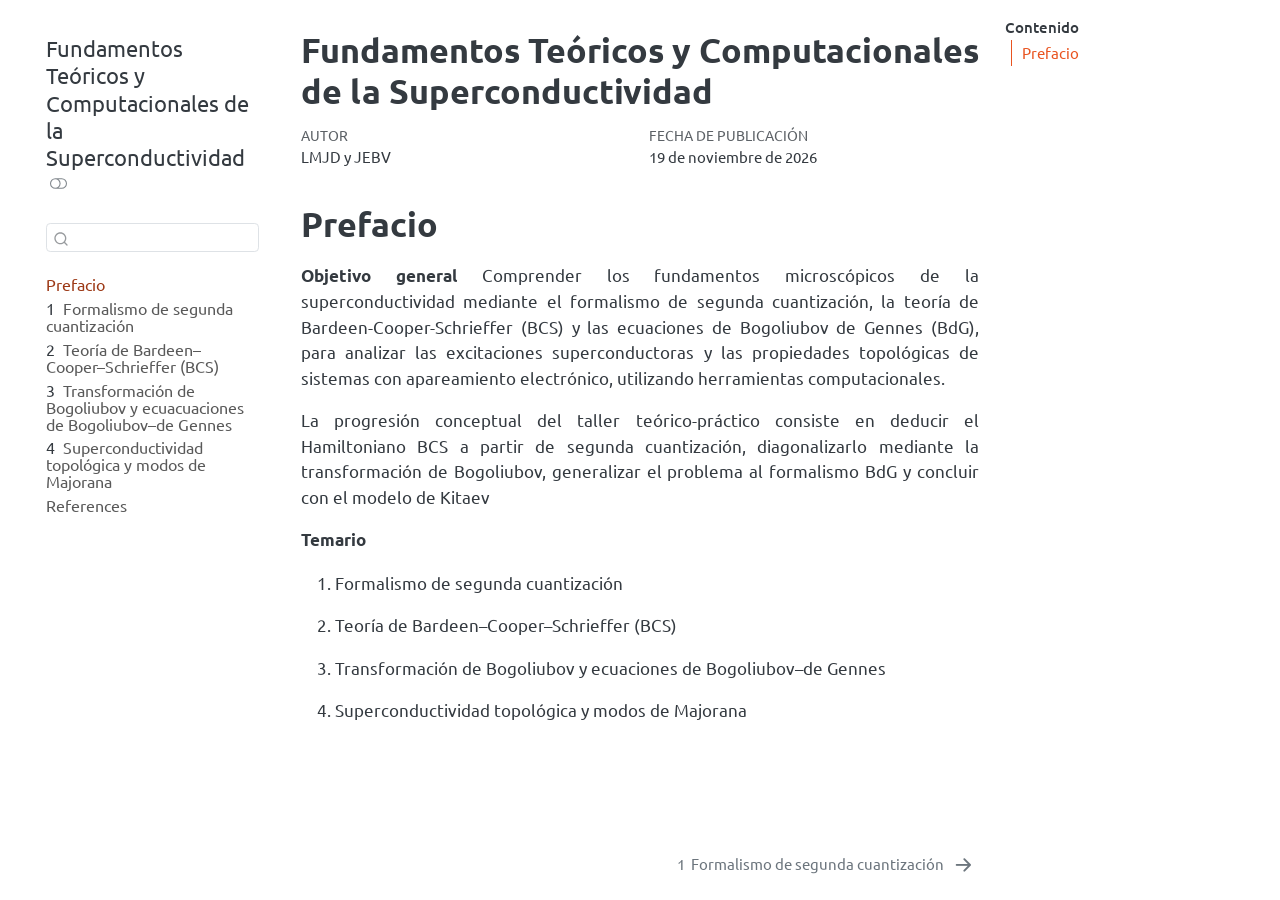
<file: docs/index.html>
<!DOCTYPE html>
<html xmlns="http://www.w3.org/1999/xhtml" lang="es" xml:lang="es"><head>

<meta charset="utf-8">
<meta name="generator" content="quarto-1.10.18">

<meta name="viewport" content="width=device-width, initial-scale=1.0, user-scalable=yes">

<meta name="author" content="LMJD y JEBV">

<title>Fundamentos Teóricos y Computacionales de la Superconductividad</title>
<style>
/* Default styles provided by pandoc.
** See https://pandoc.org/MANUAL.html#variables-for-html for config info.
*/
span.smallcaps{font-variant: small-caps;}
div.columns{display: flex; gap: 1.5em;}
div.column{flex: auto;}
@media screen {
div.columns{gap: min(4vw, 1.5em);}
div.column{overflow-x: auto;}
}
div.hanging-indent{margin-left: 1.5em; text-indent: -1.5em;}
ul.task-list{list-style: none;}
ul.task-list li input[type="checkbox"] {
  width: 0.8em;
  margin: 0 0.8em 0.2em -1em; /* quarto-specific, see https://github.com/quarto-dev/quarto-cli/issues/4556 */ 
  vertical-align: middle;
}
</style>


<script src="site_libs/quarto-nav/quarto-nav.js"></script>
<script src="site_libs/quarto-nav/headroom.min.js"></script>
<script src="site_libs/clipboard/clipboard.min.js"></script>
<script src="site_libs/quarto-search/autocomplete.umd.js"></script>
<script src="site_libs/quarto-search/fuse.min.js"></script>
<script src="site_libs/quarto-search/quarto-search.js"></script>
<meta name="quarto:offset" content="./">
<link href="./1_Segunda.html" rel="next">
<script src="site_libs/quarto-html/quarto.js" type="module"></script>
<script src="site_libs/quarto-html/tabsets/tabsets.js" type="module"></script>
<script src="site_libs/quarto-html/popper.min.js"></script>
<script src="site_libs/quarto-html/tippy.umd.min.js"></script>
<script src="site_libs/quarto-html/anchor.min.js"></script>
<link href="site_libs/quarto-html/tippy.css" rel="stylesheet">
<link href="site_libs/quarto-html/quarto-syntax-highlighting-64a204ab8560d761af7679ceaba22944.css" rel="stylesheet" class="quarto-color-scheme" id="quarto-text-highlighting-styles">
<link href="site_libs/quarto-html/quarto-syntax-highlighting-dark-b85bc7c33db8c58e0ec93c3465666fed.css" rel="stylesheet" class="quarto-color-scheme quarto-color-alternate" id="quarto-text-highlighting-styles">
<link href="site_libs/quarto-html/quarto-syntax-highlighting-64a204ab8560d761af7679ceaba22944.css" rel="stylesheet" class="quarto-color-scheme-extra" id="quarto-text-highlighting-styles">
<script src="site_libs/bootstrap/bootstrap.min.js"></script>
<link href="site_libs/bootstrap/bootstrap-icons.css" rel="stylesheet">
<link href="site_libs/bootstrap/bootstrap-4d476352795b7be59e47a9ac45ddf431.min.css" rel="stylesheet" append-hash="true" class="quarto-color-scheme" id="quarto-bootstrap" data-mode="light">
<link href="site_libs/bootstrap/bootstrap-dark-134508961a989f5241f83a2bcd9d20bd.min.css" rel="stylesheet" append-hash="true" class="quarto-color-scheme quarto-color-alternate" id="quarto-bootstrap" data-mode="dark">
<link href="site_libs/bootstrap/bootstrap-4d476352795b7be59e47a9ac45ddf431.min.css" rel="stylesheet" append-hash="true" class="quarto-color-scheme-extra" id="quarto-bootstrap" data-mode="light">
<script id="quarto-search-options" type="application/json">{
  "location": "sidebar",
  "copy-button": false,
  "collapse-after": 3,
  "panel-placement": "start",
  "type": "textbox",
  "limit": 50,
  "keyboard-shortcut": [
    "f",
    "/",
    "s"
  ],
  "show-item-context": false,
  "language": {
    "search-no-results-text": "No se han encontrado resultados",
    "search-matching-documents-text": "documentos encontrados",
    "search-copy-link-title": "Copiar el enlace en la búsqueda",
    "search-hide-matches-text": "Ocultar resultados adicionales",
    "search-more-match-text": "resultado adicional en este documento",
    "search-more-matches-text": "resultados adicionales en este documento",
    "search-clear-button-title": "Borrar",
    "search-text-placeholder": "",
    "search-detached-cancel-button-title": "Cancelar",
    "search-submit-button-title": "Enviar",
    "search-label": "Buscar"
  }
}</script>


<link rel="stylesheet" href="style.css">
</head>

<body class="nav-sidebar floating quarto-light"><script id="quarto-html-before-body" type="application/javascript">
    const toggleBodyColorMode = (bsSheetEl) => {
      const mode = bsSheetEl.getAttribute("data-mode");
      const bodyEl = window.document.querySelector("body");
      if (mode === "dark") {
        bodyEl.classList.add("quarto-dark");
        bodyEl.classList.remove("quarto-light");
      } else {
        bodyEl.classList.add("quarto-light");
        bodyEl.classList.remove("quarto-dark");
      }
    }
    const toggleBodyColorPrimary = () => {
      const bsSheetEl = window.document.querySelector("link#quarto-bootstrap:not([rel=disabled-stylesheet])");
      if (bsSheetEl) {
        toggleBodyColorMode(bsSheetEl);
      }
    }
    const setColorSchemeToggle = (alternate) => {
      const toggles = window.document.querySelectorAll('.quarto-color-scheme-toggle');
      for (let i=0; i < toggles.length; i++) {
        const toggle = toggles[i];
        if (toggle) {
          if (alternate) {
            toggle.classList.add("alternate");
          } else {
            toggle.classList.remove("alternate");
          }
        }
      }
    };
    const toggleColorMode = (alternate) => {
      // Switch the stylesheets
      const primaryStylesheets = window.document.querySelectorAll('link.quarto-color-scheme:not(.quarto-color-alternate)');
      const alternateStylesheets = window.document.querySelectorAll('link.quarto-color-scheme.quarto-color-alternate');
      manageTransitions('#quarto-margin-sidebar .nav-link', false);
      if (alternate) {
        // note: dark is layered on light, we don't disable primary!
        enableStylesheet(alternateStylesheets);
        for (const sheetNode of alternateStylesheets) {
          if (sheetNode.id === "quarto-bootstrap") {
            toggleBodyColorMode(sheetNode);
          }
        }
      } else {
        disableStylesheet(alternateStylesheets);
        enableStylesheet(primaryStylesheets)
        toggleBodyColorPrimary();
      }
      manageTransitions('#quarto-margin-sidebar .nav-link', true);
      // Switch the toggles
      setColorSchemeToggle(alternate)
      // Hack to workaround the fact that safari doesn't
      // properly recolor the scrollbar when toggling (#1455)
      if (navigator.userAgent.indexOf('Safari') > 0 && navigator.userAgent.indexOf('Chrome') == -1) {
        manageTransitions("body", false);
        window.scrollTo(0, 1);
        setTimeout(() => {
          window.scrollTo(0, 0);
          manageTransitions("body", true);
        }, 40);
      }
    }
    const disableStylesheet = (stylesheets) => {
      for (let i=0; i < stylesheets.length; i++) {
        const stylesheet = stylesheets[i];
        stylesheet.rel = 'disabled-stylesheet';
      }
    }
    const enableStylesheet = (stylesheets) => {
      for (let i=0; i < stylesheets.length; i++) {
        const stylesheet = stylesheets[i];
        if(stylesheet.rel !== 'stylesheet') { // for Chrome, which will still FOUC without this check
          stylesheet.rel = 'stylesheet';
        }
      }
    }
    const manageTransitions = (selector, allowTransitions) => {
      const els = window.document.querySelectorAll(selector);
      for (let i=0; i < els.length; i++) {
        const el = els[i];
        if (allowTransitions) {
          el.classList.remove('notransition');
        } else {
          el.classList.add('notransition');
        }
      }
    }
    const isFileUrl = () => {
      return window.location.protocol === 'file:';
    }
    const hasAlternateSentinel = () => {
      let styleSentinel = getColorSchemeSentinel();
      if (styleSentinel !== null) {
        return styleSentinel === "alternate";
      } else {
        return false;
      }
    }
    const setStyleSentinel = (alternate) => {
      const value = alternate ? "alternate" : "default";
      if (!isFileUrl()) {
        window.localStorage.setItem("quarto-color-scheme", value);
      } else {
        localAlternateSentinel = value;
      }
    }
    const getColorSchemeSentinel = () => {
      if (!isFileUrl()) {
        const storageValue = window.localStorage.getItem("quarto-color-scheme");
        return storageValue != null ? storageValue : localAlternateSentinel;
      } else {
        return localAlternateSentinel;
      }
    }
    const toggleGiscusIfUsed = (isAlternate, darkModeDefault) => {
      const baseTheme = document.querySelector('#giscus-base-theme')?.value ?? 'light';
      const alternateTheme = document.querySelector('#giscus-alt-theme')?.value ?? 'dark';
      let newTheme = '';
      if(authorPrefersDark) {
        newTheme = isAlternate ? baseTheme : alternateTheme;
      } else {
        newTheme = isAlternate ? alternateTheme : baseTheme;
      }
      const changeGiscusTheme = () => {
        // From: https://github.com/giscus/giscus/issues/336
        const sendMessage = (message) => {
          const iframe = document.querySelector('iframe.giscus-frame');
          if (!iframe) return;
          iframe.contentWindow.postMessage({ giscus: message }, 'https://giscus.app');
        }
        sendMessage({
          setConfig: {
            theme: newTheme
          }
        });
      }
      const isGiscussLoaded = window.document.querySelector('iframe.giscus-frame') !== null;
      if (isGiscussLoaded) {
        changeGiscusTheme();
      }
    };
    const authorPrefersDark = false;
    const darkModeDefault = authorPrefersDark;
      document.querySelector('link#quarto-text-highlighting-styles.quarto-color-scheme-extra').rel = 'disabled-stylesheet';
      document.querySelector('link#quarto-bootstrap.quarto-color-scheme-extra').rel = 'disabled-stylesheet';
    let localAlternateSentinel = darkModeDefault ? 'alternate' : 'default';
    // Dark / light mode switch
    window.quartoToggleColorScheme = () => {
      // Read the current dark / light value
      let toAlternate = !hasAlternateSentinel();
      toggleColorMode(toAlternate);
      setStyleSentinel(toAlternate);
      toggleGiscusIfUsed(toAlternate, darkModeDefault);
      window.dispatchEvent(new Event('resize'));
    };
    // Switch to dark mode if need be
    if (hasAlternateSentinel()) {
      toggleColorMode(true);
    } else {
      toggleColorMode(false);
    }
  </script>

<div id="quarto-search-results"></div>
  <header id="quarto-header" class="headroom fixed-top">
  <nav class="quarto-secondary-nav">
    <div class="container-fluid d-flex">
      <button type="button" class="quarto-btn-toggle btn" data-bs-toggle="collapse" role="button" data-bs-target=".quarto-sidebar-collapse-item" aria-controls="quarto-sidebar" aria-expanded="false" aria-label="Alternar barra lateral" onclick="if (window.quartoToggleHeadroom) { window.quartoToggleHeadroom(); }">
        <i class="bi bi-layout-text-sidebar-reverse"></i>
      </button>
        <nav class="quarto-page-breadcrumbs" aria-label="breadcrumb"><ol class="breadcrumb"><li class="breadcrumb-item"><a href="./index.html">Prefacio</a></li></ol></nav>
        <a class="flex-grow-1" role="navigation" data-bs-toggle="collapse" data-bs-target=".quarto-sidebar-collapse-item" aria-controls="quarto-sidebar" aria-expanded="false" aria-label="Alternar barra lateral" onclick="if (window.quartoToggleHeadroom) { window.quartoToggleHeadroom(); }">      
        </a>
      <button type="button" class="btn quarto-search-button" aria-label="Buscar" onclick="window.quartoOpenSearch();">
        <i class="bi bi-search"></i>
      </button>
    </div>
  </nav>
</header>
<!-- content -->
<div id="quarto-content" class="quarto-container page-columns page-rows-contents page-layout-article">
<!-- sidebar -->
  <nav id="quarto-sidebar" class="sidebar collapse collapse-horizontal quarto-sidebar-collapse-item sidebar-navigation floating overflow-auto">
    <div class="pt-lg-2 mt-2 text-left sidebar-header">
    <div class="sidebar-title mb-0 py-0">
      <a href="./">Fundamentos Teóricos y Computacionales de la Superconductividad</a> 
        <div class="sidebar-tools-main">
  <a href="" class="quarto-color-scheme-toggle quarto-navigation-tool  px-1" onclick="window.quartoToggleColorScheme(); return false;" title="Alternar modo oscuro"><i class="bi"></i></a>
</div>
    </div>
      </div>
        <div class="mt-2 flex-shrink-0 align-items-center">
        <div class="sidebar-search">
        <div id="quarto-search" class="" title="Buscar"></div>
        </div>
        </div>
    <div class="sidebar-menu-container"> 
    <ul class="list-unstyled mt-1">
        <li class="sidebar-item">
  <div class="sidebar-item-container"> 
  <a href="./index.html" class="sidebar-item-text sidebar-link active">
 <span class="menu-text">Prefacio</span></a>
  </div>
</li>
        <li class="sidebar-item">
  <div class="sidebar-item-container"> 
  <a href="./1_Segunda.html" class="sidebar-item-text sidebar-link">
 <span class="menu-text"><span class="chapter-number">1</span>&nbsp; <span class="chapter-title">Formalismo de segunda cuantización</span></span></a>
  </div>
</li>
        <li class="sidebar-item">
  <div class="sidebar-item-container"> 
  <a href="./2_TeoriaBCS.html" class="sidebar-item-text sidebar-link">
 <span class="menu-text"><span class="chapter-number">2</span>&nbsp; <span class="chapter-title">Teoría de Bardeen–Cooper–Schrieffer (BCS)</span></span></a>
  </div>
</li>
        <li class="sidebar-item">
  <div class="sidebar-item-container"> 
  <a href="./3_Bogoliubov.html" class="sidebar-item-text sidebar-link">
 <span class="menu-text"><span class="chapter-number">3</span>&nbsp; <span class="chapter-title">Transformación de Bogoliubov y ecuacuaciones de Bogoliubov–de Gennes</span></span></a>
  </div>
</li>
        <li class="sidebar-item">
  <div class="sidebar-item-container"> 
  <a href="./4_Majorana.html" class="sidebar-item-text sidebar-link">
 <span class="menu-text"><span class="chapter-number">4</span>&nbsp; <span class="chapter-title">Superconductividad topológica y modos de Majorana</span></span></a>
  </div>
</li>
        <li class="sidebar-item">
  <div class="sidebar-item-container"> 
  <a href="./references.html" class="sidebar-item-text sidebar-link">
 <span class="menu-text">References</span></a>
  </div>
</li>
    </ul>
    </div>
</nav>
<div id="quarto-sidebar-glass" class="quarto-sidebar-collapse-item" data-bs-toggle="collapse" data-bs-target=".quarto-sidebar-collapse-item"></div>
<!-- margin-sidebar -->
    <div id="quarto-margin-sidebar" class="sidebar margin-sidebar">
        <nav id="TOC" role="doc-toc" class="toc-active">
    <h2 id="toc-title">Contenido</h2>
   
  <ul>
  <li><a href="#prefacio" id="toc-prefacio" class="nav-link active" data-scroll-target="#prefacio">Prefacio</a></li>
  </ul>
</nav>
    </div>
<!-- main -->
<main class="content" id="quarto-document-content">


<header id="title-block-header" class="quarto-title-block default">
<div class="quarto-title">
<h1 class="title">Fundamentos Teóricos y Computacionales de la Superconductividad</h1>
</div>



<div class="quarto-title-meta">

    <div>
    <div class="quarto-title-meta-heading">Autor</div>
    <div class="quarto-title-meta-contents">
             <p>LMJD y JEBV </p>
          </div>
  </div>
    
    <div>
    <div class="quarto-title-meta-heading">Fecha de publicación</div>
    <div class="quarto-title-meta-contents">
      <p class="date">19 de noviembre de 2026</p>
    </div>
  </div>
  
    
  </div>
  


</header>


<section id="prefacio" class="level1 unnumbered">
<h1 class="unnumbered">Prefacio</h1>
<div class="justify">
<p><strong>Objetivo general</strong> Comprender los fundamentos microscópicos de la superconductividad mediante el formalismo de segunda cuantización, la teoría de Bardeen-Cooper-Schrieffer (BCS) y las ecuaciones de Bogoliubov de Gennes (BdG), para analizar las excitaciones superconductoras y las propiedades topológicas de sistemas con apareamiento electrónico, utilizando herramientas computacionales.</p>
<p>La progresión conceptual del taller teórico-práctico consiste en deducir el Hamiltoniano BCS a partir de segunda cuantización, diagonalizarlo mediante la transformación de Bogoliubov, generalizar el problema al formalismo BdG y concluir con el modelo de Kitaev</p>
</div>
<p><strong>Temario</strong></p>
<ol type="1">
<li><p>Formalismo de segunda cuantización</p></li>
<li><p>Teoría de Bardeen–Cooper–Schrieffer (BCS)</p></li>
<li><p>Transformación de Bogoliubov y ecuaciones de Bogoliubov–de Gennes</p></li>
<li><p>Superconductividad topológica y modos de Majorana</p></li>
</ol>


</section>

</main> <!-- /main -->
<script id="quarto-html-after-body" type="application/javascript">
  window.document.addEventListener("DOMContentLoaded", function (event) {
    // Ensure there is a toggle, if there isn't float one in the top right
    if (window.document.querySelector('.quarto-color-scheme-toggle') === null) {
      const a = window.document.createElement('a');
      a.classList.add('top-right');
      a.classList.add('quarto-color-scheme-toggle');
      a.href = "";
      a.onclick = function() { try { window.quartoToggleColorScheme(); } catch {} return false; };
      const i = window.document.createElement("i");
      i.classList.add('bi');
      a.appendChild(i);
      window.document.body.appendChild(a);
    }
    setColorSchemeToggle(hasAlternateSentinel())
    const icon = "";
    const anchorJS = new window.AnchorJS();
    anchorJS.options = {
      placement: 'right',
      icon: icon
    };
    anchorJS.add('.anchored');
    const isCodeAnnotation = (el) => {
      for (const clz of el.classList) {
        if (clz.startsWith('code-annotation-')) {                     
          return true;
        }
      }
      return false;
    }
    const onCopySuccess = function(e) {
      // button target
      const button = e.trigger;
      // don't keep focus
      button.blur();
      // flash "checked"
      button.classList.add('code-copy-button-checked');
      var currentTitle = button.getAttribute("title");
      button.setAttribute("title", "Copiado");
      let tooltip;
      if (window.bootstrap) {
        button.setAttribute("data-bs-toggle", "tooltip");
        button.setAttribute("data-bs-placement", "left");
        button.setAttribute("data-bs-title", "Copiado");
        tooltip = new bootstrap.Tooltip(button, 
          { trigger: "manual", 
            customClass: "code-copy-button-tooltip",
            offset: [0, -8]});
        tooltip.show();    
      }
      setTimeout(function() {
        if (tooltip) {
          tooltip.hide();
          button.removeAttribute("data-bs-title");
          button.removeAttribute("data-bs-toggle");
          button.removeAttribute("data-bs-placement");
        }
        button.setAttribute("title", currentTitle);
        button.classList.remove('code-copy-button-checked');
      }, 1000);
      // clear code selection
      e.clearSelection();
    }
    const getTextToCopy = function(trigger) {
      const outerScaffold = trigger.parentElement.cloneNode(true);
      const codeEl = outerScaffold.querySelector('code');
      for (const childEl of codeEl.children) {
        if (isCodeAnnotation(childEl)) {
          childEl.remove();
        }
      }
      return codeEl.innerText;
    }
    const clipboard = new window.ClipboardJS('.code-copy-button:not([data-in-quarto-modal])', {
      text: getTextToCopy
    });
    clipboard.on('success', onCopySuccess);
    if (window.document.getElementById('quarto-embedded-source-code-modal')) {
      const clipboardModal = new window.ClipboardJS('.code-copy-button[data-in-quarto-modal]', {
        text: getTextToCopy,
        container: window.document.getElementById('quarto-embedded-source-code-modal')
      });
      clipboardModal.on('success', onCopySuccess);
    }
      var localhostRegex = new RegExp(/^(?:http|https):\/\/localhost\:?[0-9]*\//);
      var mailtoRegex = new RegExp(/^mailto:/);
        var filterRegex = new RegExp('/' + window.location.host + '/');
      var isInternal = (href) => {
          return filterRegex.test(href) || localhostRegex.test(href) || mailtoRegex.test(href);
      }
      // Inspect non-navigation links and adorn them if external
     var links = window.document.querySelectorAll('a[href]:not(.nav-link):not(.navbar-brand):not(.toc-action):not(.sidebar-link):not(.sidebar-item-toggle):not(.pagination-link):not(.no-external):not([aria-hidden]):not(.dropdown-item):not(.quarto-navigation-tool):not(.about-link)');
      for (var i=0; i<links.length; i++) {
        const link = links[i];
        if (!isInternal(link.href)) {
          // undo the damage that might have been done by quarto-nav.js in the case of
          // links that we want to consider external
          if (link.dataset.originalHref !== undefined) {
            link.href = link.dataset.originalHref;
          }
        }
      }
    function tippyHover(el, contentFn, onTriggerFn, onUntriggerFn) {
      const config = {
        allowHTML: true,
        maxWidth: 500,
        delay: 100,
        arrow: false,
        appendTo: function(el) {
            return el.parentElement;
        },
        interactive: true,
        interactiveBorder: 10,
        theme: 'quarto',
        placement: 'bottom-start',
      };
      if (contentFn) {
        config.content = contentFn;
      }
      if (onTriggerFn) {
        config.onTrigger = onTriggerFn;
      }
      if (onUntriggerFn) {
        config.onUntrigger = onUntriggerFn;
      }
      window.tippy(el, config); 
    }
    const noterefs = window.document.querySelectorAll('a[role="doc-noteref"]');
    for (var i=0; i<noterefs.length; i++) {
      const ref = noterefs[i];
      tippyHover(ref, function() {
        // use id or data attribute instead here
        let href = ref.getAttribute('data-footnote-href') || ref.getAttribute('href');
        try { href = new URL(href).hash; } catch {}
        const id = href.replace(/^#\/?/, "");
        const note = window.document.getElementById(id);
        if (note) {
          return note.innerHTML;
        } else {
          return "";
        }
      });
    }
    const xrefs = window.document.querySelectorAll('a.quarto-xref');
    const processXRef = (id, note) => {
      // Strip column container classes
      const stripColumnClz = (el) => {
        el.classList.remove("page-full", "page-columns");
        if (el.children) {
          for (const child of el.children) {
            stripColumnClz(child);
          }
        }
      }
      stripColumnClz(note)
      if (id === null || id.startsWith('sec-')) {
        // Special case sections, only their first couple elements
        const container = document.createElement("div");
        if (note.children && note.children.length > 2) {
          container.appendChild(note.children[0].cloneNode(true));
          for (let i = 1; i < note.children.length; i++) {
            const child = note.children[i];
            if (child.tagName === "P" && child.innerText === "") {
              continue;
            } else {
              container.appendChild(child.cloneNode(true));
              break;
            }
          }
          if (window.Quarto?.typesetMath) {
            window.Quarto.typesetMath(container);
          }
          return container.innerHTML
        } else {
          if (window.Quarto?.typesetMath) {
            window.Quarto.typesetMath(note);
          }
          return note.innerHTML;
        }
      } else {
        // Remove any anchor links if they are present
        const anchorLink = note.querySelector('a.anchorjs-link');
        if (anchorLink) {
          anchorLink.remove();
        }
        if (window.Quarto?.typesetMath) {
          window.Quarto.typesetMath(note);
        }
        if (note.classList.contains("callout")) {
          return note.outerHTML;
        } else {
          return note.innerHTML;
        }
      }
    }
    for (var i=0; i<xrefs.length; i++) {
      const xref = xrefs[i];
      tippyHover(xref, undefined, function(instance) {
        instance.disable();
        let url = xref.getAttribute('href');
        let hash = undefined; 
        if (url.startsWith('#')) {
          hash = url;
        } else {
          try { hash = new URL(url).hash; } catch {}
        }
        if (hash) {
          const id = hash.replace(/^#\/?/, "");
          const note = window.document.getElementById(id);
          if (note !== null) {
            try {
              const html = processXRef(id, note.cloneNode(true));
              instance.setContent(html);
            } finally {
              instance.enable();
              instance.show();
            }
          } else {
            // See if we can fetch this
            fetch(url.split('#')[0])
            .then(res => res.text())
            .then(html => {
              const parser = new DOMParser();
              const htmlDoc = parser.parseFromString(html, "text/html");
              const note = htmlDoc.getElementById(id);
              if (note !== null) {
                const html = processXRef(id, note);
                instance.setContent(html);
              } 
            }).finally(() => {
              instance.enable();
              instance.show();
            });
          }
        } else {
          // See if we can fetch a full url (with no hash to target)
          // This is a special case and we should probably do some content thinning / targeting
          fetch(url)
          .then(res => res.text())
          .then(html => {
            const parser = new DOMParser();
            const htmlDoc = parser.parseFromString(html, "text/html");
            const note = htmlDoc.querySelector('main.content');
            if (note !== null) {
              // This should only happen for chapter cross references
              // (since there is no id in the URL)
              // remove the first header
              if (note.children.length > 0 && note.children[0].tagName === "HEADER") {
                note.children[0].remove();
              }
              const html = processXRef(null, note);
              instance.setContent(html);
            } 
          }).finally(() => {
            instance.enable();
            instance.show();
          });
        }
      }, function(instance) {
      });
    }
        let selectedAnnoteEl;
        const selectorForAnnotation = ( cell, annotation) => {
          let cellAttr = 'data-code-cell="' + cell + '"';
          let lineAttr = 'data-code-annotation="' +  annotation + '"';
          const selector = 'span[' + cellAttr + '][' + lineAttr + ']';
          return selector;
        }
        const selectCodeLines = (annoteEl) => {
          const doc = window.document;
          const targetCell = annoteEl.getAttribute("data-target-cell");
          const targetAnnotation = annoteEl.getAttribute("data-target-annotation");
          const annoteSpan = window.document.querySelector(selectorForAnnotation(targetCell, targetAnnotation));
          const lines = annoteSpan.getAttribute("data-code-lines").split(",");
          const lineIds = lines.map((line) => {
            return targetCell + "-" + line;
          })
          let top = null;
          let height = null;
          let parent = null;
          if (lineIds.length > 0) {
              //compute the position of the single el (top and bottom and make a div)
              const el = window.document.getElementById(lineIds[0]);
              top = el.offsetTop;
              height = el.offsetHeight;
              parent = el.parentElement.parentElement;
            if (lineIds.length > 1) {
              const lastEl = window.document.getElementById(lineIds[lineIds.length - 1]);
              const bottom = lastEl.offsetTop + lastEl.offsetHeight;
              height = bottom - top;
            }
            if (top !== null && height !== null && parent !== null) {
              // cook up a div (if necessary) and position it 
              let div = window.document.getElementById("code-annotation-line-highlight");
              if (div === null) {
                div = window.document.createElement("div");
                div.setAttribute("id", "code-annotation-line-highlight");
                div.style.position = 'absolute';
                parent.appendChild(div);
              }
              div.style.top = top - 2 + "px";
              div.style.height = height + 4 + "px";
              div.style.left = 0;
              let gutterDiv = window.document.getElementById("code-annotation-line-highlight-gutter");
              if (gutterDiv === null) {
                gutterDiv = window.document.createElement("div");
                gutterDiv.setAttribute("id", "code-annotation-line-highlight-gutter");
                gutterDiv.style.position = 'absolute';
                const codeCell = window.document.getElementById(targetCell);
                const gutter = codeCell.querySelector('.code-annotation-gutter');
                gutter.appendChild(gutterDiv);
              }
              gutterDiv.style.top = top - 2 + "px";
              gutterDiv.style.height = height + 4 + "px";
            }
            selectedAnnoteEl = annoteEl;
          }
        };
        const unselectCodeLines = () => {
          const elementsIds = ["code-annotation-line-highlight", "code-annotation-line-highlight-gutter"];
          elementsIds.forEach((elId) => {
            const div = window.document.getElementById(elId);
            if (div) {
              div.remove();
            }
          });
          selectedAnnoteEl = undefined;
        };
          // Handle positioning of the toggle
      window.addEventListener(
        "resize",
        throttle(() => {
          elRect = undefined;
          if (selectedAnnoteEl) {
            selectCodeLines(selectedAnnoteEl);
          }
        }, 10)
      );
      function throttle(fn, ms) {
      let throttle = false;
      let timer;
        return (...args) => {
          if(!throttle) { // first call gets through
              fn.apply(this, args);
              throttle = true;
          } else { // all the others get throttled
              if(timer) clearTimeout(timer); // cancel #2
              timer = setTimeout(() => {
                fn.apply(this, args);
                timer = throttle = false;
              }, ms);
          }
        };
      }
        // Attach click handler to the DT
        const annoteDls = window.document.querySelectorAll('dt[data-target-cell]');
        for (const annoteDlNode of annoteDls) {
          annoteDlNode.addEventListener('click', (event) => {
            const clickedEl = event.target;
            if (clickedEl !== selectedAnnoteEl) {
              unselectCodeLines();
              const activeEl = window.document.querySelector('dt[data-target-cell].code-annotation-active');
              if (activeEl) {
                activeEl.classList.remove('code-annotation-active');
              }
              selectCodeLines(clickedEl);
              clickedEl.classList.add('code-annotation-active');
            } else {
              // Unselect the line
              unselectCodeLines();
              clickedEl.classList.remove('code-annotation-active');
            }
          });
        }
    const findCites = (el) => {
      const parentEl = el.parentElement;
      if (parentEl) {
        const cites = parentEl.dataset.cites;
        if (cites) {
          return {
            el,
            cites: cites.split(' ')
          };
        } else {
          return findCites(el.parentElement)
        }
      } else {
        return undefined;
      }
    };
    var bibliorefs = window.document.querySelectorAll('a[role="doc-biblioref"]');
    for (var i=0; i<bibliorefs.length; i++) {
      const ref = bibliorefs[i];
      const citeInfo = findCites(ref);
      if (citeInfo) {
        tippyHover(citeInfo.el, function() {
          var popup = window.document.createElement('div');
          citeInfo.cites.forEach(function(cite) {
            var citeDiv = window.document.createElement('div');
            citeDiv.classList.add('hanging-indent');
            citeDiv.classList.add('csl-entry');
            var biblioDiv = window.document.getElementById('ref-' + cite);
            if (biblioDiv) {
              citeDiv.innerHTML = biblioDiv.innerHTML;
            }
            popup.appendChild(citeDiv);
          });
          return popup.innerHTML;
        });
      }
    }
  });
  </script>
<nav class="page-navigation">
  <div class="nav-page nav-page-previous">
  </div>
  <div class="nav-page nav-page-next">
      <a href="./1_Segunda.html" class="pagination-link" aria-label="Formalismo de segunda cuantización">
        <span class="nav-page-text"><span class="chapter-number">1</span>&nbsp; <span class="chapter-title">Formalismo de segunda cuantización</span></span> <i class="bi bi-arrow-right-short"></i>
      </a>
  </div>
</nav>
</div> <!-- /content -->




</body></html>
</file>
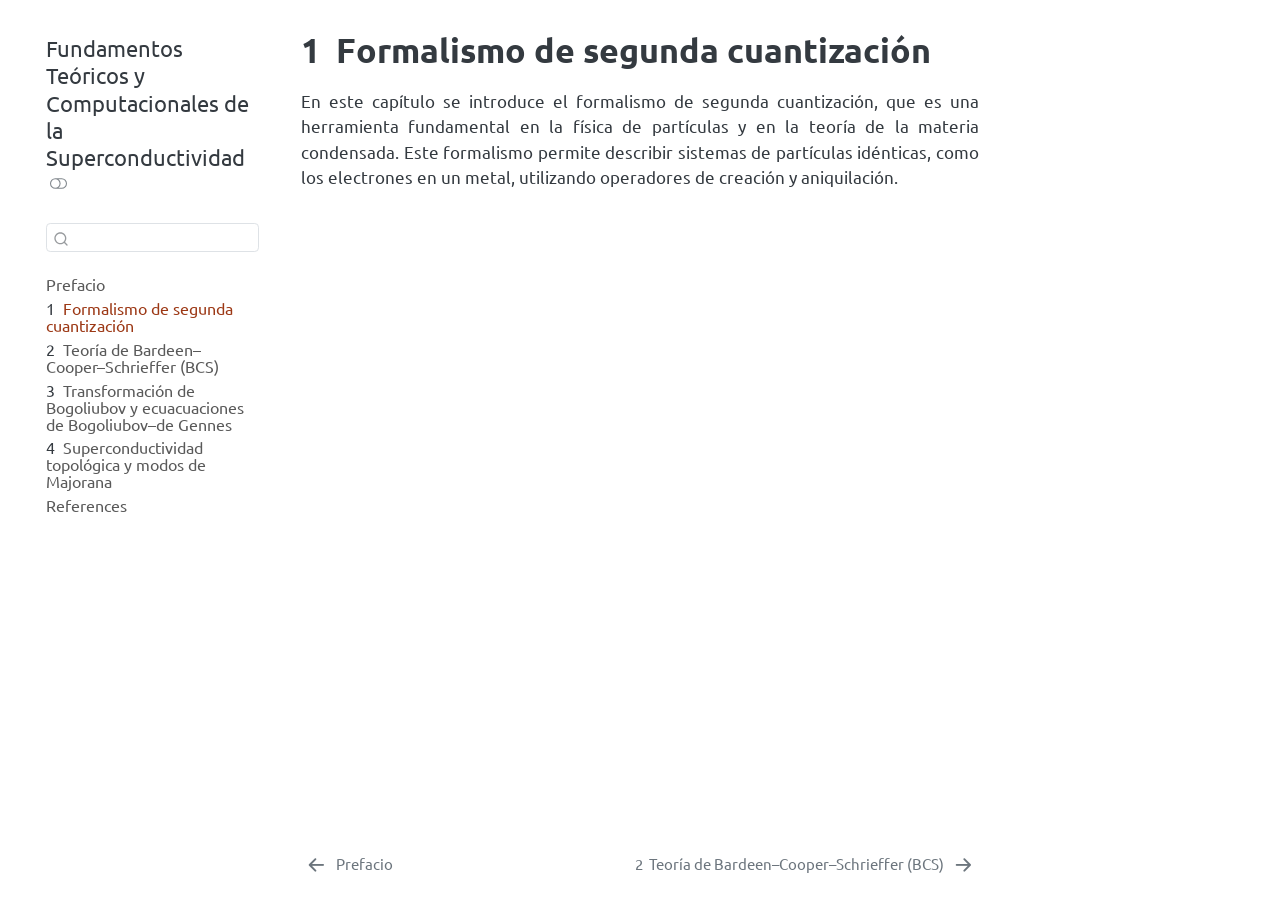
<file: docs/1_Segunda.html>
<!DOCTYPE html>
<html xmlns="http://www.w3.org/1999/xhtml" lang="es" xml:lang="es"><head>

<meta charset="utf-8">
<meta name="generator" content="quarto-1.10.18">

<meta name="viewport" content="width=device-width, initial-scale=1.0, user-scalable=yes">


<title>1&nbsp; Formalismo de segunda cuantización – Fundamentos Teóricos y Computacionales de la Superconductividad</title>
<style>
/* Default styles provided by pandoc.
** See https://pandoc.org/MANUAL.html#variables-for-html for config info.
*/
span.smallcaps{font-variant: small-caps;}
div.columns{display: flex; gap: 1.5em;}
div.column{flex: auto;}
@media screen {
div.columns{gap: min(4vw, 1.5em);}
div.column{overflow-x: auto;}
}
div.hanging-indent{margin-left: 1.5em; text-indent: -1.5em;}
ul.task-list{list-style: none;}
ul.task-list li input[type="checkbox"] {
  width: 0.8em;
  margin: 0 0.8em 0.2em -1em; /* quarto-specific, see https://github.com/quarto-dev/quarto-cli/issues/4556 */ 
  vertical-align: middle;
}
</style>


<script src="site_libs/quarto-nav/quarto-nav.js"></script>
<script src="site_libs/quarto-nav/headroom.min.js"></script>
<script src="site_libs/clipboard/clipboard.min.js"></script>
<script src="site_libs/quarto-search/autocomplete.umd.js"></script>
<script src="site_libs/quarto-search/fuse.min.js"></script>
<script src="site_libs/quarto-search/quarto-search.js"></script>
<meta name="quarto:offset" content="./">
<link href="./2_TeoriaBCS.html" rel="next">
<link href="./index.html" rel="prev">
<script src="site_libs/quarto-html/quarto.js" type="module"></script>
<script src="site_libs/quarto-html/tabsets/tabsets.js" type="module"></script>
<script src="site_libs/quarto-html/popper.min.js"></script>
<script src="site_libs/quarto-html/tippy.umd.min.js"></script>
<script src="site_libs/quarto-html/anchor.min.js"></script>
<link href="site_libs/quarto-html/tippy.css" rel="stylesheet">
<link href="site_libs/quarto-html/quarto-syntax-highlighting-64a204ab8560d761af7679ceaba22944.css" rel="stylesheet" class="quarto-color-scheme" id="quarto-text-highlighting-styles">
<link href="site_libs/quarto-html/quarto-syntax-highlighting-dark-b85bc7c33db8c58e0ec93c3465666fed.css" rel="stylesheet" class="quarto-color-scheme quarto-color-alternate" id="quarto-text-highlighting-styles">
<link href="site_libs/quarto-html/quarto-syntax-highlighting-64a204ab8560d761af7679ceaba22944.css" rel="stylesheet" class="quarto-color-scheme-extra" id="quarto-text-highlighting-styles">
<script src="site_libs/bootstrap/bootstrap.min.js"></script>
<link href="site_libs/bootstrap/bootstrap-icons.css" rel="stylesheet">
<link href="site_libs/bootstrap/bootstrap-4d476352795b7be59e47a9ac45ddf431.min.css" rel="stylesheet" append-hash="true" class="quarto-color-scheme" id="quarto-bootstrap" data-mode="light">
<link href="site_libs/bootstrap/bootstrap-dark-134508961a989f5241f83a2bcd9d20bd.min.css" rel="stylesheet" append-hash="true" class="quarto-color-scheme quarto-color-alternate" id="quarto-bootstrap" data-mode="dark">
<link href="site_libs/bootstrap/bootstrap-4d476352795b7be59e47a9ac45ddf431.min.css" rel="stylesheet" append-hash="true" class="quarto-color-scheme-extra" id="quarto-bootstrap" data-mode="light">
<script id="quarto-search-options" type="application/json">{
  "location": "sidebar",
  "copy-button": false,
  "collapse-after": 3,
  "panel-placement": "start",
  "type": "textbox",
  "limit": 50,
  "keyboard-shortcut": [
    "f",
    "/",
    "s"
  ],
  "show-item-context": false,
  "language": {
    "search-no-results-text": "No se han encontrado resultados",
    "search-matching-documents-text": "documentos encontrados",
    "search-copy-link-title": "Copiar el enlace en la búsqueda",
    "search-hide-matches-text": "Ocultar resultados adicionales",
    "search-more-match-text": "resultado adicional en este documento",
    "search-more-matches-text": "resultados adicionales en este documento",
    "search-clear-button-title": "Borrar",
    "search-text-placeholder": "",
    "search-detached-cancel-button-title": "Cancelar",
    "search-submit-button-title": "Enviar",
    "search-label": "Buscar"
  }
}</script>


<link rel="stylesheet" href="style.css">
</head>

<body class="nav-sidebar floating quarto-light"><script id="quarto-html-before-body" type="application/javascript">
    const toggleBodyColorMode = (bsSheetEl) => {
      const mode = bsSheetEl.getAttribute("data-mode");
      const bodyEl = window.document.querySelector("body");
      if (mode === "dark") {
        bodyEl.classList.add("quarto-dark");
        bodyEl.classList.remove("quarto-light");
      } else {
        bodyEl.classList.add("quarto-light");
        bodyEl.classList.remove("quarto-dark");
      }
    }
    const toggleBodyColorPrimary = () => {
      const bsSheetEl = window.document.querySelector("link#quarto-bootstrap:not([rel=disabled-stylesheet])");
      if (bsSheetEl) {
        toggleBodyColorMode(bsSheetEl);
      }
    }
    const setColorSchemeToggle = (alternate) => {
      const toggles = window.document.querySelectorAll('.quarto-color-scheme-toggle');
      for (let i=0; i < toggles.length; i++) {
        const toggle = toggles[i];
        if (toggle) {
          if (alternate) {
            toggle.classList.add("alternate");
          } else {
            toggle.classList.remove("alternate");
          }
        }
      }
    };
    const toggleColorMode = (alternate) => {
      // Switch the stylesheets
      const primaryStylesheets = window.document.querySelectorAll('link.quarto-color-scheme:not(.quarto-color-alternate)');
      const alternateStylesheets = window.document.querySelectorAll('link.quarto-color-scheme.quarto-color-alternate');
      manageTransitions('#quarto-margin-sidebar .nav-link', false);
      if (alternate) {
        // note: dark is layered on light, we don't disable primary!
        enableStylesheet(alternateStylesheets);
        for (const sheetNode of alternateStylesheets) {
          if (sheetNode.id === "quarto-bootstrap") {
            toggleBodyColorMode(sheetNode);
          }
        }
      } else {
        disableStylesheet(alternateStylesheets);
        enableStylesheet(primaryStylesheets)
        toggleBodyColorPrimary();
      }
      manageTransitions('#quarto-margin-sidebar .nav-link', true);
      // Switch the toggles
      setColorSchemeToggle(alternate)
      // Hack to workaround the fact that safari doesn't
      // properly recolor the scrollbar when toggling (#1455)
      if (navigator.userAgent.indexOf('Safari') > 0 && navigator.userAgent.indexOf('Chrome') == -1) {
        manageTransitions("body", false);
        window.scrollTo(0, 1);
        setTimeout(() => {
          window.scrollTo(0, 0);
          manageTransitions("body", true);
        }, 40);
      }
    }
    const disableStylesheet = (stylesheets) => {
      for (let i=0; i < stylesheets.length; i++) {
        const stylesheet = stylesheets[i];
        stylesheet.rel = 'disabled-stylesheet';
      }
    }
    const enableStylesheet = (stylesheets) => {
      for (let i=0; i < stylesheets.length; i++) {
        const stylesheet = stylesheets[i];
        if(stylesheet.rel !== 'stylesheet') { // for Chrome, which will still FOUC without this check
          stylesheet.rel = 'stylesheet';
        }
      }
    }
    const manageTransitions = (selector, allowTransitions) => {
      const els = window.document.querySelectorAll(selector);
      for (let i=0; i < els.length; i++) {
        const el = els[i];
        if (allowTransitions) {
          el.classList.remove('notransition');
        } else {
          el.classList.add('notransition');
        }
      }
    }
    const isFileUrl = () => {
      return window.location.protocol === 'file:';
    }
    const hasAlternateSentinel = () => {
      let styleSentinel = getColorSchemeSentinel();
      if (styleSentinel !== null) {
        return styleSentinel === "alternate";
      } else {
        return false;
      }
    }
    const setStyleSentinel = (alternate) => {
      const value = alternate ? "alternate" : "default";
      if (!isFileUrl()) {
        window.localStorage.setItem("quarto-color-scheme", value);
      } else {
        localAlternateSentinel = value;
      }
    }
    const getColorSchemeSentinel = () => {
      if (!isFileUrl()) {
        const storageValue = window.localStorage.getItem("quarto-color-scheme");
        return storageValue != null ? storageValue : localAlternateSentinel;
      } else {
        return localAlternateSentinel;
      }
    }
    const toggleGiscusIfUsed = (isAlternate, darkModeDefault) => {
      const baseTheme = document.querySelector('#giscus-base-theme')?.value ?? 'light';
      const alternateTheme = document.querySelector('#giscus-alt-theme')?.value ?? 'dark';
      let newTheme = '';
      if(authorPrefersDark) {
        newTheme = isAlternate ? baseTheme : alternateTheme;
      } else {
        newTheme = isAlternate ? alternateTheme : baseTheme;
      }
      const changeGiscusTheme = () => {
        // From: https://github.com/giscus/giscus/issues/336
        const sendMessage = (message) => {
          const iframe = document.querySelector('iframe.giscus-frame');
          if (!iframe) return;
          iframe.contentWindow.postMessage({ giscus: message }, 'https://giscus.app');
        }
        sendMessage({
          setConfig: {
            theme: newTheme
          }
        });
      }
      const isGiscussLoaded = window.document.querySelector('iframe.giscus-frame') !== null;
      if (isGiscussLoaded) {
        changeGiscusTheme();
      }
    };
    const authorPrefersDark = false;
    const darkModeDefault = authorPrefersDark;
      document.querySelector('link#quarto-text-highlighting-styles.quarto-color-scheme-extra').rel = 'disabled-stylesheet';
      document.querySelector('link#quarto-bootstrap.quarto-color-scheme-extra').rel = 'disabled-stylesheet';
    let localAlternateSentinel = darkModeDefault ? 'alternate' : 'default';
    // Dark / light mode switch
    window.quartoToggleColorScheme = () => {
      // Read the current dark / light value
      let toAlternate = !hasAlternateSentinel();
      toggleColorMode(toAlternate);
      setStyleSentinel(toAlternate);
      toggleGiscusIfUsed(toAlternate, darkModeDefault);
      window.dispatchEvent(new Event('resize'));
    };
    // Switch to dark mode if need be
    if (hasAlternateSentinel()) {
      toggleColorMode(true);
    } else {
      toggleColorMode(false);
    }
  </script>

<div id="quarto-search-results"></div>
  <header id="quarto-header" class="headroom fixed-top">
  <nav class="quarto-secondary-nav">
    <div class="container-fluid d-flex">
      <button type="button" class="quarto-btn-toggle btn" data-bs-toggle="collapse" role="button" data-bs-target=".quarto-sidebar-collapse-item" aria-controls="quarto-sidebar" aria-expanded="false" aria-label="Alternar barra lateral" onclick="if (window.quartoToggleHeadroom) { window.quartoToggleHeadroom(); }">
        <i class="bi bi-layout-text-sidebar-reverse"></i>
      </button>
        <nav class="quarto-page-breadcrumbs" aria-label="breadcrumb"><ol class="breadcrumb"><li class="breadcrumb-item"><a href="./1_Segunda.html"><span class="chapter-number">1</span>&nbsp; <span class="chapter-title">Formalismo de segunda cuantización</span></a></li></ol></nav>
        <a class="flex-grow-1" role="navigation" data-bs-toggle="collapse" data-bs-target=".quarto-sidebar-collapse-item" aria-controls="quarto-sidebar" aria-expanded="false" aria-label="Alternar barra lateral" onclick="if (window.quartoToggleHeadroom) { window.quartoToggleHeadroom(); }">      
        </a>
      <button type="button" class="btn quarto-search-button" aria-label="Buscar" onclick="window.quartoOpenSearch();">
        <i class="bi bi-search"></i>
      </button>
    </div>
  </nav>
</header>
<!-- content -->
<div id="quarto-content" class="quarto-container page-columns page-rows-contents page-layout-article">
<!-- sidebar -->
  <nav id="quarto-sidebar" class="sidebar collapse collapse-horizontal quarto-sidebar-collapse-item sidebar-navigation floating overflow-auto">
    <div class="pt-lg-2 mt-2 text-left sidebar-header">
    <div class="sidebar-title mb-0 py-0">
      <a href="./">Fundamentos Teóricos y Computacionales de la Superconductividad</a> 
        <div class="sidebar-tools-main">
  <a href="" class="quarto-color-scheme-toggle quarto-navigation-tool  px-1" onclick="window.quartoToggleColorScheme(); return false;" title="Alternar modo oscuro"><i class="bi"></i></a>
</div>
    </div>
      </div>
        <div class="mt-2 flex-shrink-0 align-items-center">
        <div class="sidebar-search">
        <div id="quarto-search" class="" title="Buscar"></div>
        </div>
        </div>
    <div class="sidebar-menu-container"> 
    <ul class="list-unstyled mt-1">
        <li class="sidebar-item">
  <div class="sidebar-item-container"> 
  <a href="./index.html" class="sidebar-item-text sidebar-link">
 <span class="menu-text">Prefacio</span></a>
  </div>
</li>
        <li class="sidebar-item">
  <div class="sidebar-item-container"> 
  <a href="./1_Segunda.html" class="sidebar-item-text sidebar-link active">
 <span class="menu-text"><span class="chapter-number">1</span>&nbsp; <span class="chapter-title">Formalismo de segunda cuantización</span></span></a>
  </div>
</li>
        <li class="sidebar-item">
  <div class="sidebar-item-container"> 
  <a href="./2_TeoriaBCS.html" class="sidebar-item-text sidebar-link">
 <span class="menu-text"><span class="chapter-number">2</span>&nbsp; <span class="chapter-title">Teoría de Bardeen–Cooper–Schrieffer (BCS)</span></span></a>
  </div>
</li>
        <li class="sidebar-item">
  <div class="sidebar-item-container"> 
  <a href="./3_Bogoliubov.html" class="sidebar-item-text sidebar-link">
 <span class="menu-text"><span class="chapter-number">3</span>&nbsp; <span class="chapter-title">Transformación de Bogoliubov y ecuacuaciones de Bogoliubov–de Gennes</span></span></a>
  </div>
</li>
        <li class="sidebar-item">
  <div class="sidebar-item-container"> 
  <a href="./4_Majorana.html" class="sidebar-item-text sidebar-link">
 <span class="menu-text"><span class="chapter-number">4</span>&nbsp; <span class="chapter-title">Superconductividad topológica y modos de Majorana</span></span></a>
  </div>
</li>
        <li class="sidebar-item">
  <div class="sidebar-item-container"> 
  <a href="./references.html" class="sidebar-item-text sidebar-link">
 <span class="menu-text">References</span></a>
  </div>
</li>
    </ul>
    </div>
</nav>
<div id="quarto-sidebar-glass" class="quarto-sidebar-collapse-item" data-bs-toggle="collapse" data-bs-target=".quarto-sidebar-collapse-item"></div>
<!-- margin-sidebar -->
    <div id="quarto-margin-sidebar" class="sidebar margin-sidebar zindex-bottom">
        
    </div>
<!-- main -->
<main class="content" id="quarto-document-content">


<header id="title-block-header" class="quarto-title-block default">
<div class="quarto-title">
<h1 class="title"><span class="chapter-number">1</span>&nbsp; <span class="chapter-title">Formalismo de segunda cuantización</span></h1>
</div>



<div class="quarto-title-meta">

    
  
    
  </div>
  


</header>


<div class="justify">
<p>En este capítulo se introduce el formalismo de segunda cuantización, que es una herramienta fundamental en la física de partículas y en la teoría de la materia condensada. Este formalismo permite describir sistemas de partículas idénticas, como los electrones en un metal, utilizando operadores de creación y aniquilación.</p>
</div>



</main> <!-- /main -->
<script id="quarto-html-after-body" type="application/javascript">
  window.document.addEventListener("DOMContentLoaded", function (event) {
    // Ensure there is a toggle, if there isn't float one in the top right
    if (window.document.querySelector('.quarto-color-scheme-toggle') === null) {
      const a = window.document.createElement('a');
      a.classList.add('top-right');
      a.classList.add('quarto-color-scheme-toggle');
      a.href = "";
      a.onclick = function() { try { window.quartoToggleColorScheme(); } catch {} return false; };
      const i = window.document.createElement("i");
      i.classList.add('bi');
      a.appendChild(i);
      window.document.body.appendChild(a);
    }
    setColorSchemeToggle(hasAlternateSentinel())
    const icon = "";
    const anchorJS = new window.AnchorJS();
    anchorJS.options = {
      placement: 'right',
      icon: icon
    };
    anchorJS.add('.anchored');
    const isCodeAnnotation = (el) => {
      for (const clz of el.classList) {
        if (clz.startsWith('code-annotation-')) {                     
          return true;
        }
      }
      return false;
    }
    const onCopySuccess = function(e) {
      // button target
      const button = e.trigger;
      // don't keep focus
      button.blur();
      // flash "checked"
      button.classList.add('code-copy-button-checked');
      var currentTitle = button.getAttribute("title");
      button.setAttribute("title", "Copiado");
      let tooltip;
      if (window.bootstrap) {
        button.setAttribute("data-bs-toggle", "tooltip");
        button.setAttribute("data-bs-placement", "left");
        button.setAttribute("data-bs-title", "Copiado");
        tooltip = new bootstrap.Tooltip(button, 
          { trigger: "manual", 
            customClass: "code-copy-button-tooltip",
            offset: [0, -8]});
        tooltip.show();    
      }
      setTimeout(function() {
        if (tooltip) {
          tooltip.hide();
          button.removeAttribute("data-bs-title");
          button.removeAttribute("data-bs-toggle");
          button.removeAttribute("data-bs-placement");
        }
        button.setAttribute("title", currentTitle);
        button.classList.remove('code-copy-button-checked');
      }, 1000);
      // clear code selection
      e.clearSelection();
    }
    const getTextToCopy = function(trigger) {
      const outerScaffold = trigger.parentElement.cloneNode(true);
      const codeEl = outerScaffold.querySelector('code');
      for (const childEl of codeEl.children) {
        if (isCodeAnnotation(childEl)) {
          childEl.remove();
        }
      }
      return codeEl.innerText;
    }
    const clipboard = new window.ClipboardJS('.code-copy-button:not([data-in-quarto-modal])', {
      text: getTextToCopy
    });
    clipboard.on('success', onCopySuccess);
    if (window.document.getElementById('quarto-embedded-source-code-modal')) {
      const clipboardModal = new window.ClipboardJS('.code-copy-button[data-in-quarto-modal]', {
        text: getTextToCopy,
        container: window.document.getElementById('quarto-embedded-source-code-modal')
      });
      clipboardModal.on('success', onCopySuccess);
    }
      var localhostRegex = new RegExp(/^(?:http|https):\/\/localhost\:?[0-9]*\//);
      var mailtoRegex = new RegExp(/^mailto:/);
        var filterRegex = new RegExp('/' + window.location.host + '/');
      var isInternal = (href) => {
          return filterRegex.test(href) || localhostRegex.test(href) || mailtoRegex.test(href);
      }
      // Inspect non-navigation links and adorn them if external
     var links = window.document.querySelectorAll('a[href]:not(.nav-link):not(.navbar-brand):not(.toc-action):not(.sidebar-link):not(.sidebar-item-toggle):not(.pagination-link):not(.no-external):not([aria-hidden]):not(.dropdown-item):not(.quarto-navigation-tool):not(.about-link)');
      for (var i=0; i<links.length; i++) {
        const link = links[i];
        if (!isInternal(link.href)) {
          // undo the damage that might have been done by quarto-nav.js in the case of
          // links that we want to consider external
          if (link.dataset.originalHref !== undefined) {
            link.href = link.dataset.originalHref;
          }
        }
      }
    function tippyHover(el, contentFn, onTriggerFn, onUntriggerFn) {
      const config = {
        allowHTML: true,
        maxWidth: 500,
        delay: 100,
        arrow: false,
        appendTo: function(el) {
            return el.parentElement;
        },
        interactive: true,
        interactiveBorder: 10,
        theme: 'quarto',
        placement: 'bottom-start',
      };
      if (contentFn) {
        config.content = contentFn;
      }
      if (onTriggerFn) {
        config.onTrigger = onTriggerFn;
      }
      if (onUntriggerFn) {
        config.onUntrigger = onUntriggerFn;
      }
      window.tippy(el, config); 
    }
    const noterefs = window.document.querySelectorAll('a[role="doc-noteref"]');
    for (var i=0; i<noterefs.length; i++) {
      const ref = noterefs[i];
      tippyHover(ref, function() {
        // use id or data attribute instead here
        let href = ref.getAttribute('data-footnote-href') || ref.getAttribute('href');
        try { href = new URL(href).hash; } catch {}
        const id = href.replace(/^#\/?/, "");
        const note = window.document.getElementById(id);
        if (note) {
          return note.innerHTML;
        } else {
          return "";
        }
      });
    }
    const xrefs = window.document.querySelectorAll('a.quarto-xref');
    const processXRef = (id, note) => {
      // Strip column container classes
      const stripColumnClz = (el) => {
        el.classList.remove("page-full", "page-columns");
        if (el.children) {
          for (const child of el.children) {
            stripColumnClz(child);
          }
        }
      }
      stripColumnClz(note)
      if (id === null || id.startsWith('sec-')) {
        // Special case sections, only their first couple elements
        const container = document.createElement("div");
        if (note.children && note.children.length > 2) {
          container.appendChild(note.children[0].cloneNode(true));
          for (let i = 1; i < note.children.length; i++) {
            const child = note.children[i];
            if (child.tagName === "P" && child.innerText === "") {
              continue;
            } else {
              container.appendChild(child.cloneNode(true));
              break;
            }
          }
          if (window.Quarto?.typesetMath) {
            window.Quarto.typesetMath(container);
          }
          return container.innerHTML
        } else {
          if (window.Quarto?.typesetMath) {
            window.Quarto.typesetMath(note);
          }
          return note.innerHTML;
        }
      } else {
        // Remove any anchor links if they are present
        const anchorLink = note.querySelector('a.anchorjs-link');
        if (anchorLink) {
          anchorLink.remove();
        }
        if (window.Quarto?.typesetMath) {
          window.Quarto.typesetMath(note);
        }
        if (note.classList.contains("callout")) {
          return note.outerHTML;
        } else {
          return note.innerHTML;
        }
      }
    }
    for (var i=0; i<xrefs.length; i++) {
      const xref = xrefs[i];
      tippyHover(xref, undefined, function(instance) {
        instance.disable();
        let url = xref.getAttribute('href');
        let hash = undefined; 
        if (url.startsWith('#')) {
          hash = url;
        } else {
          try { hash = new URL(url).hash; } catch {}
        }
        if (hash) {
          const id = hash.replace(/^#\/?/, "");
          const note = window.document.getElementById(id);
          if (note !== null) {
            try {
              const html = processXRef(id, note.cloneNode(true));
              instance.setContent(html);
            } finally {
              instance.enable();
              instance.show();
            }
          } else {
            // See if we can fetch this
            fetch(url.split('#')[0])
            .then(res => res.text())
            .then(html => {
              const parser = new DOMParser();
              const htmlDoc = parser.parseFromString(html, "text/html");
              const note = htmlDoc.getElementById(id);
              if (note !== null) {
                const html = processXRef(id, note);
                instance.setContent(html);
              } 
            }).finally(() => {
              instance.enable();
              instance.show();
            });
          }
        } else {
          // See if we can fetch a full url (with no hash to target)
          // This is a special case and we should probably do some content thinning / targeting
          fetch(url)
          .then(res => res.text())
          .then(html => {
            const parser = new DOMParser();
            const htmlDoc = parser.parseFromString(html, "text/html");
            const note = htmlDoc.querySelector('main.content');
            if (note !== null) {
              // This should only happen for chapter cross references
              // (since there is no id in the URL)
              // remove the first header
              if (note.children.length > 0 && note.children[0].tagName === "HEADER") {
                note.children[0].remove();
              }
              const html = processXRef(null, note);
              instance.setContent(html);
            } 
          }).finally(() => {
            instance.enable();
            instance.show();
          });
        }
      }, function(instance) {
      });
    }
        let selectedAnnoteEl;
        const selectorForAnnotation = ( cell, annotation) => {
          let cellAttr = 'data-code-cell="' + cell + '"';
          let lineAttr = 'data-code-annotation="' +  annotation + '"';
          const selector = 'span[' + cellAttr + '][' + lineAttr + ']';
          return selector;
        }
        const selectCodeLines = (annoteEl) => {
          const doc = window.document;
          const targetCell = annoteEl.getAttribute("data-target-cell");
          const targetAnnotation = annoteEl.getAttribute("data-target-annotation");
          const annoteSpan = window.document.querySelector(selectorForAnnotation(targetCell, targetAnnotation));
          const lines = annoteSpan.getAttribute("data-code-lines").split(",");
          const lineIds = lines.map((line) => {
            return targetCell + "-" + line;
          })
          let top = null;
          let height = null;
          let parent = null;
          if (lineIds.length > 0) {
              //compute the position of the single el (top and bottom and make a div)
              const el = window.document.getElementById(lineIds[0]);
              top = el.offsetTop;
              height = el.offsetHeight;
              parent = el.parentElement.parentElement;
            if (lineIds.length > 1) {
              const lastEl = window.document.getElementById(lineIds[lineIds.length - 1]);
              const bottom = lastEl.offsetTop + lastEl.offsetHeight;
              height = bottom - top;
            }
            if (top !== null && height !== null && parent !== null) {
              // cook up a div (if necessary) and position it 
              let div = window.document.getElementById("code-annotation-line-highlight");
              if (div === null) {
                div = window.document.createElement("div");
                div.setAttribute("id", "code-annotation-line-highlight");
                div.style.position = 'absolute';
                parent.appendChild(div);
              }
              div.style.top = top - 2 + "px";
              div.style.height = height + 4 + "px";
              div.style.left = 0;
              let gutterDiv = window.document.getElementById("code-annotation-line-highlight-gutter");
              if (gutterDiv === null) {
                gutterDiv = window.document.createElement("div");
                gutterDiv.setAttribute("id", "code-annotation-line-highlight-gutter");
                gutterDiv.style.position = 'absolute';
                const codeCell = window.document.getElementById(targetCell);
                const gutter = codeCell.querySelector('.code-annotation-gutter');
                gutter.appendChild(gutterDiv);
              }
              gutterDiv.style.top = top - 2 + "px";
              gutterDiv.style.height = height + 4 + "px";
            }
            selectedAnnoteEl = annoteEl;
          }
        };
        const unselectCodeLines = () => {
          const elementsIds = ["code-annotation-line-highlight", "code-annotation-line-highlight-gutter"];
          elementsIds.forEach((elId) => {
            const div = window.document.getElementById(elId);
            if (div) {
              div.remove();
            }
          });
          selectedAnnoteEl = undefined;
        };
          // Handle positioning of the toggle
      window.addEventListener(
        "resize",
        throttle(() => {
          elRect = undefined;
          if (selectedAnnoteEl) {
            selectCodeLines(selectedAnnoteEl);
          }
        }, 10)
      );
      function throttle(fn, ms) {
      let throttle = false;
      let timer;
        return (...args) => {
          if(!throttle) { // first call gets through
              fn.apply(this, args);
              throttle = true;
          } else { // all the others get throttled
              if(timer) clearTimeout(timer); // cancel #2
              timer = setTimeout(() => {
                fn.apply(this, args);
                timer = throttle = false;
              }, ms);
          }
        };
      }
        // Attach click handler to the DT
        const annoteDls = window.document.querySelectorAll('dt[data-target-cell]');
        for (const annoteDlNode of annoteDls) {
          annoteDlNode.addEventListener('click', (event) => {
            const clickedEl = event.target;
            if (clickedEl !== selectedAnnoteEl) {
              unselectCodeLines();
              const activeEl = window.document.querySelector('dt[data-target-cell].code-annotation-active');
              if (activeEl) {
                activeEl.classList.remove('code-annotation-active');
              }
              selectCodeLines(clickedEl);
              clickedEl.classList.add('code-annotation-active');
            } else {
              // Unselect the line
              unselectCodeLines();
              clickedEl.classList.remove('code-annotation-active');
            }
          });
        }
    const findCites = (el) => {
      const parentEl = el.parentElement;
      if (parentEl) {
        const cites = parentEl.dataset.cites;
        if (cites) {
          return {
            el,
            cites: cites.split(' ')
          };
        } else {
          return findCites(el.parentElement)
        }
      } else {
        return undefined;
      }
    };
    var bibliorefs = window.document.querySelectorAll('a[role="doc-biblioref"]');
    for (var i=0; i<bibliorefs.length; i++) {
      const ref = bibliorefs[i];
      const citeInfo = findCites(ref);
      if (citeInfo) {
        tippyHover(citeInfo.el, function() {
          var popup = window.document.createElement('div');
          citeInfo.cites.forEach(function(cite) {
            var citeDiv = window.document.createElement('div');
            citeDiv.classList.add('hanging-indent');
            citeDiv.classList.add('csl-entry');
            var biblioDiv = window.document.getElementById('ref-' + cite);
            if (biblioDiv) {
              citeDiv.innerHTML = biblioDiv.innerHTML;
            }
            popup.appendChild(citeDiv);
          });
          return popup.innerHTML;
        });
      }
    }
  });
  </script>
<nav class="page-navigation">
  <div class="nav-page nav-page-previous">
      <a href="./index.html" class="pagination-link" aria-label="Prefacio">
        <i class="bi bi-arrow-left-short"></i> <span class="nav-page-text">Prefacio</span>
      </a>          
  </div>
  <div class="nav-page nav-page-next">
      <a href="./2_TeoriaBCS.html" class="pagination-link" aria-label="Teoría de Bardeen–Cooper–Schrieffer (BCS)">
        <span class="nav-page-text"><span class="chapter-number">2</span>&nbsp; <span class="chapter-title">Teoría de Bardeen–Cooper–Schrieffer (BCS)</span></span> <i class="bi bi-arrow-right-short"></i>
      </a>
  </div>
</nav>
</div> <!-- /content -->




</body></html>
</file>
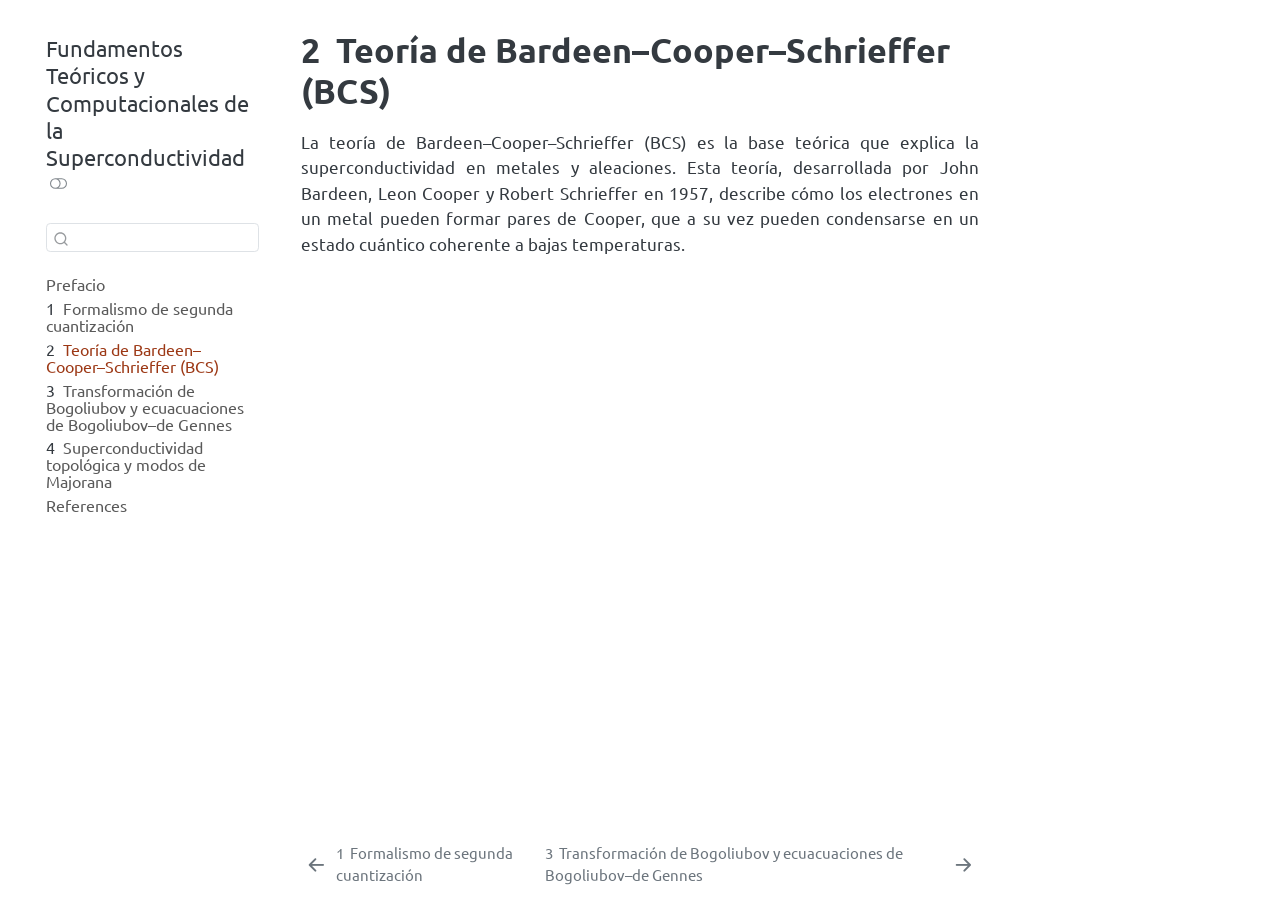
<file: docs/2_TeoriaBCS.html>
<!DOCTYPE html>
<html xmlns="http://www.w3.org/1999/xhtml" lang="es" xml:lang="es"><head>

<meta charset="utf-8">
<meta name="generator" content="quarto-1.10.18">

<meta name="viewport" content="width=device-width, initial-scale=1.0, user-scalable=yes">


<title>2&nbsp; Teoría de Bardeen–Cooper–Schrieffer (BCS) – Fundamentos Teóricos y Computacionales de la Superconductividad</title>
<style>
/* Default styles provided by pandoc.
** See https://pandoc.org/MANUAL.html#variables-for-html for config info.
*/
span.smallcaps{font-variant: small-caps;}
div.columns{display: flex; gap: 1.5em;}
div.column{flex: auto;}
@media screen {
div.columns{gap: min(4vw, 1.5em);}
div.column{overflow-x: auto;}
}
div.hanging-indent{margin-left: 1.5em; text-indent: -1.5em;}
ul.task-list{list-style: none;}
ul.task-list li input[type="checkbox"] {
  width: 0.8em;
  margin: 0 0.8em 0.2em -1em; /* quarto-specific, see https://github.com/quarto-dev/quarto-cli/issues/4556 */ 
  vertical-align: middle;
}
</style>


<script src="site_libs/quarto-nav/quarto-nav.js"></script>
<script src="site_libs/quarto-nav/headroom.min.js"></script>
<script src="site_libs/clipboard/clipboard.min.js"></script>
<script src="site_libs/quarto-search/autocomplete.umd.js"></script>
<script src="site_libs/quarto-search/fuse.min.js"></script>
<script src="site_libs/quarto-search/quarto-search.js"></script>
<meta name="quarto:offset" content="./">
<link href="./3_Bogoliubov.html" rel="next">
<link href="./1_Segunda.html" rel="prev">
<script src="site_libs/quarto-html/quarto.js" type="module"></script>
<script src="site_libs/quarto-html/tabsets/tabsets.js" type="module"></script>
<script src="site_libs/quarto-html/popper.min.js"></script>
<script src="site_libs/quarto-html/tippy.umd.min.js"></script>
<script src="site_libs/quarto-html/anchor.min.js"></script>
<link href="site_libs/quarto-html/tippy.css" rel="stylesheet">
<link href="site_libs/quarto-html/quarto-syntax-highlighting-64a204ab8560d761af7679ceaba22944.css" rel="stylesheet" class="quarto-color-scheme" id="quarto-text-highlighting-styles">
<link href="site_libs/quarto-html/quarto-syntax-highlighting-dark-b85bc7c33db8c58e0ec93c3465666fed.css" rel="stylesheet" class="quarto-color-scheme quarto-color-alternate" id="quarto-text-highlighting-styles">
<link href="site_libs/quarto-html/quarto-syntax-highlighting-64a204ab8560d761af7679ceaba22944.css" rel="stylesheet" class="quarto-color-scheme-extra" id="quarto-text-highlighting-styles">
<script src="site_libs/bootstrap/bootstrap.min.js"></script>
<link href="site_libs/bootstrap/bootstrap-icons.css" rel="stylesheet">
<link href="site_libs/bootstrap/bootstrap-4d476352795b7be59e47a9ac45ddf431.min.css" rel="stylesheet" append-hash="true" class="quarto-color-scheme" id="quarto-bootstrap" data-mode="light">
<link href="site_libs/bootstrap/bootstrap-dark-134508961a989f5241f83a2bcd9d20bd.min.css" rel="stylesheet" append-hash="true" class="quarto-color-scheme quarto-color-alternate" id="quarto-bootstrap" data-mode="dark">
<link href="site_libs/bootstrap/bootstrap-4d476352795b7be59e47a9ac45ddf431.min.css" rel="stylesheet" append-hash="true" class="quarto-color-scheme-extra" id="quarto-bootstrap" data-mode="light">
<script id="quarto-search-options" type="application/json">{
  "location": "sidebar",
  "copy-button": false,
  "collapse-after": 3,
  "panel-placement": "start",
  "type": "textbox",
  "limit": 50,
  "keyboard-shortcut": [
    "f",
    "/",
    "s"
  ],
  "show-item-context": false,
  "language": {
    "search-no-results-text": "No se han encontrado resultados",
    "search-matching-documents-text": "documentos encontrados",
    "search-copy-link-title": "Copiar el enlace en la búsqueda",
    "search-hide-matches-text": "Ocultar resultados adicionales",
    "search-more-match-text": "resultado adicional en este documento",
    "search-more-matches-text": "resultados adicionales en este documento",
    "search-clear-button-title": "Borrar",
    "search-text-placeholder": "",
    "search-detached-cancel-button-title": "Cancelar",
    "search-submit-button-title": "Enviar",
    "search-label": "Buscar"
  }
}</script>


<link rel="stylesheet" href="style.css">
</head>

<body class="nav-sidebar floating quarto-light"><script id="quarto-html-before-body" type="application/javascript">
    const toggleBodyColorMode = (bsSheetEl) => {
      const mode = bsSheetEl.getAttribute("data-mode");
      const bodyEl = window.document.querySelector("body");
      if (mode === "dark") {
        bodyEl.classList.add("quarto-dark");
        bodyEl.classList.remove("quarto-light");
      } else {
        bodyEl.classList.add("quarto-light");
        bodyEl.classList.remove("quarto-dark");
      }
    }
    const toggleBodyColorPrimary = () => {
      const bsSheetEl = window.document.querySelector("link#quarto-bootstrap:not([rel=disabled-stylesheet])");
      if (bsSheetEl) {
        toggleBodyColorMode(bsSheetEl);
      }
    }
    const setColorSchemeToggle = (alternate) => {
      const toggles = window.document.querySelectorAll('.quarto-color-scheme-toggle');
      for (let i=0; i < toggles.length; i++) {
        const toggle = toggles[i];
        if (toggle) {
          if (alternate) {
            toggle.classList.add("alternate");
          } else {
            toggle.classList.remove("alternate");
          }
        }
      }
    };
    const toggleColorMode = (alternate) => {
      // Switch the stylesheets
      const primaryStylesheets = window.document.querySelectorAll('link.quarto-color-scheme:not(.quarto-color-alternate)');
      const alternateStylesheets = window.document.querySelectorAll('link.quarto-color-scheme.quarto-color-alternate');
      manageTransitions('#quarto-margin-sidebar .nav-link', false);
      if (alternate) {
        // note: dark is layered on light, we don't disable primary!
        enableStylesheet(alternateStylesheets);
        for (const sheetNode of alternateStylesheets) {
          if (sheetNode.id === "quarto-bootstrap") {
            toggleBodyColorMode(sheetNode);
          }
        }
      } else {
        disableStylesheet(alternateStylesheets);
        enableStylesheet(primaryStylesheets)
        toggleBodyColorPrimary();
      }
      manageTransitions('#quarto-margin-sidebar .nav-link', true);
      // Switch the toggles
      setColorSchemeToggle(alternate)
      // Hack to workaround the fact that safari doesn't
      // properly recolor the scrollbar when toggling (#1455)
      if (navigator.userAgent.indexOf('Safari') > 0 && navigator.userAgent.indexOf('Chrome') == -1) {
        manageTransitions("body", false);
        window.scrollTo(0, 1);
        setTimeout(() => {
          window.scrollTo(0, 0);
          manageTransitions("body", true);
        }, 40);
      }
    }
    const disableStylesheet = (stylesheets) => {
      for (let i=0; i < stylesheets.length; i++) {
        const stylesheet = stylesheets[i];
        stylesheet.rel = 'disabled-stylesheet';
      }
    }
    const enableStylesheet = (stylesheets) => {
      for (let i=0; i < stylesheets.length; i++) {
        const stylesheet = stylesheets[i];
        if(stylesheet.rel !== 'stylesheet') { // for Chrome, which will still FOUC without this check
          stylesheet.rel = 'stylesheet';
        }
      }
    }
    const manageTransitions = (selector, allowTransitions) => {
      const els = window.document.querySelectorAll(selector);
      for (let i=0; i < els.length; i++) {
        const el = els[i];
        if (allowTransitions) {
          el.classList.remove('notransition');
        } else {
          el.classList.add('notransition');
        }
      }
    }
    const isFileUrl = () => {
      return window.location.protocol === 'file:';
    }
    const hasAlternateSentinel = () => {
      let styleSentinel = getColorSchemeSentinel();
      if (styleSentinel !== null) {
        return styleSentinel === "alternate";
      } else {
        return false;
      }
    }
    const setStyleSentinel = (alternate) => {
      const value = alternate ? "alternate" : "default";
      if (!isFileUrl()) {
        window.localStorage.setItem("quarto-color-scheme", value);
      } else {
        localAlternateSentinel = value;
      }
    }
    const getColorSchemeSentinel = () => {
      if (!isFileUrl()) {
        const storageValue = window.localStorage.getItem("quarto-color-scheme");
        return storageValue != null ? storageValue : localAlternateSentinel;
      } else {
        return localAlternateSentinel;
      }
    }
    const toggleGiscusIfUsed = (isAlternate, darkModeDefault) => {
      const baseTheme = document.querySelector('#giscus-base-theme')?.value ?? 'light';
      const alternateTheme = document.querySelector('#giscus-alt-theme')?.value ?? 'dark';
      let newTheme = '';
      if(authorPrefersDark) {
        newTheme = isAlternate ? baseTheme : alternateTheme;
      } else {
        newTheme = isAlternate ? alternateTheme : baseTheme;
      }
      const changeGiscusTheme = () => {
        // From: https://github.com/giscus/giscus/issues/336
        const sendMessage = (message) => {
          const iframe = document.querySelector('iframe.giscus-frame');
          if (!iframe) return;
          iframe.contentWindow.postMessage({ giscus: message }, 'https://giscus.app');
        }
        sendMessage({
          setConfig: {
            theme: newTheme
          }
        });
      }
      const isGiscussLoaded = window.document.querySelector('iframe.giscus-frame') !== null;
      if (isGiscussLoaded) {
        changeGiscusTheme();
      }
    };
    const authorPrefersDark = false;
    const darkModeDefault = authorPrefersDark;
      document.querySelector('link#quarto-text-highlighting-styles.quarto-color-scheme-extra').rel = 'disabled-stylesheet';
      document.querySelector('link#quarto-bootstrap.quarto-color-scheme-extra').rel = 'disabled-stylesheet';
    let localAlternateSentinel = darkModeDefault ? 'alternate' : 'default';
    // Dark / light mode switch
    window.quartoToggleColorScheme = () => {
      // Read the current dark / light value
      let toAlternate = !hasAlternateSentinel();
      toggleColorMode(toAlternate);
      setStyleSentinel(toAlternate);
      toggleGiscusIfUsed(toAlternate, darkModeDefault);
      window.dispatchEvent(new Event('resize'));
    };
    // Switch to dark mode if need be
    if (hasAlternateSentinel()) {
      toggleColorMode(true);
    } else {
      toggleColorMode(false);
    }
  </script>

<div id="quarto-search-results"></div>
  <header id="quarto-header" class="headroom fixed-top">
  <nav class="quarto-secondary-nav">
    <div class="container-fluid d-flex">
      <button type="button" class="quarto-btn-toggle btn" data-bs-toggle="collapse" role="button" data-bs-target=".quarto-sidebar-collapse-item" aria-controls="quarto-sidebar" aria-expanded="false" aria-label="Alternar barra lateral" onclick="if (window.quartoToggleHeadroom) { window.quartoToggleHeadroom(); }">
        <i class="bi bi-layout-text-sidebar-reverse"></i>
      </button>
        <nav class="quarto-page-breadcrumbs" aria-label="breadcrumb"><ol class="breadcrumb"><li class="breadcrumb-item"><a href="./2_TeoriaBCS.html"><span class="chapter-number">2</span>&nbsp; <span class="chapter-title">Teoría de Bardeen–Cooper–Schrieffer (BCS)</span></a></li></ol></nav>
        <a class="flex-grow-1" role="navigation" data-bs-toggle="collapse" data-bs-target=".quarto-sidebar-collapse-item" aria-controls="quarto-sidebar" aria-expanded="false" aria-label="Alternar barra lateral" onclick="if (window.quartoToggleHeadroom) { window.quartoToggleHeadroom(); }">      
        </a>
      <button type="button" class="btn quarto-search-button" aria-label="Buscar" onclick="window.quartoOpenSearch();">
        <i class="bi bi-search"></i>
      </button>
    </div>
  </nav>
</header>
<!-- content -->
<div id="quarto-content" class="quarto-container page-columns page-rows-contents page-layout-article">
<!-- sidebar -->
  <nav id="quarto-sidebar" class="sidebar collapse collapse-horizontal quarto-sidebar-collapse-item sidebar-navigation floating overflow-auto">
    <div class="pt-lg-2 mt-2 text-left sidebar-header">
    <div class="sidebar-title mb-0 py-0">
      <a href="./">Fundamentos Teóricos y Computacionales de la Superconductividad</a> 
        <div class="sidebar-tools-main">
  <a href="" class="quarto-color-scheme-toggle quarto-navigation-tool  px-1" onclick="window.quartoToggleColorScheme(); return false;" title="Alternar modo oscuro"><i class="bi"></i></a>
</div>
    </div>
      </div>
        <div class="mt-2 flex-shrink-0 align-items-center">
        <div class="sidebar-search">
        <div id="quarto-search" class="" title="Buscar"></div>
        </div>
        </div>
    <div class="sidebar-menu-container"> 
    <ul class="list-unstyled mt-1">
        <li class="sidebar-item">
  <div class="sidebar-item-container"> 
  <a href="./index.html" class="sidebar-item-text sidebar-link">
 <span class="menu-text">Prefacio</span></a>
  </div>
</li>
        <li class="sidebar-item">
  <div class="sidebar-item-container"> 
  <a href="./1_Segunda.html" class="sidebar-item-text sidebar-link">
 <span class="menu-text"><span class="chapter-number">1</span>&nbsp; <span class="chapter-title">Formalismo de segunda cuantización</span></span></a>
  </div>
</li>
        <li class="sidebar-item">
  <div class="sidebar-item-container"> 
  <a href="./2_TeoriaBCS.html" class="sidebar-item-text sidebar-link active">
 <span class="menu-text"><span class="chapter-number">2</span>&nbsp; <span class="chapter-title">Teoría de Bardeen–Cooper–Schrieffer (BCS)</span></span></a>
  </div>
</li>
        <li class="sidebar-item">
  <div class="sidebar-item-container"> 
  <a href="./3_Bogoliubov.html" class="sidebar-item-text sidebar-link">
 <span class="menu-text"><span class="chapter-number">3</span>&nbsp; <span class="chapter-title">Transformación de Bogoliubov y ecuacuaciones de Bogoliubov–de Gennes</span></span></a>
  </div>
</li>
        <li class="sidebar-item">
  <div class="sidebar-item-container"> 
  <a href="./4_Majorana.html" class="sidebar-item-text sidebar-link">
 <span class="menu-text"><span class="chapter-number">4</span>&nbsp; <span class="chapter-title">Superconductividad topológica y modos de Majorana</span></span></a>
  </div>
</li>
        <li class="sidebar-item">
  <div class="sidebar-item-container"> 
  <a href="./references.html" class="sidebar-item-text sidebar-link">
 <span class="menu-text">References</span></a>
  </div>
</li>
    </ul>
    </div>
</nav>
<div id="quarto-sidebar-glass" class="quarto-sidebar-collapse-item" data-bs-toggle="collapse" data-bs-target=".quarto-sidebar-collapse-item"></div>
<!-- margin-sidebar -->
    <div id="quarto-margin-sidebar" class="sidebar margin-sidebar zindex-bottom">
        
    </div>
<!-- main -->
<main class="content" id="quarto-document-content">


<header id="title-block-header" class="quarto-title-block default">
<div class="quarto-title">
<h1 class="title"><span class="chapter-number">2</span>&nbsp; <span class="chapter-title">Teoría de Bardeen–Cooper–Schrieffer (BCS)</span></h1>
</div>



<div class="quarto-title-meta">

    
  
    
  </div>
  


</header>


<div class="justify">
<p>La teoría de Bardeen–Cooper–Schrieffer (BCS) es la base teórica que explica la superconductividad en metales y aleaciones. Esta teoría, desarrollada por John Bardeen, Leon Cooper y Robert Schrieffer en 1957, describe cómo los electrones en un metal pueden formar pares de Cooper, que a su vez pueden condensarse en un estado cuántico coherente a bajas temperaturas.</p>
</div>



</main> <!-- /main -->
<script id="quarto-html-after-body" type="application/javascript">
  window.document.addEventListener("DOMContentLoaded", function (event) {
    // Ensure there is a toggle, if there isn't float one in the top right
    if (window.document.querySelector('.quarto-color-scheme-toggle') === null) {
      const a = window.document.createElement('a');
      a.classList.add('top-right');
      a.classList.add('quarto-color-scheme-toggle');
      a.href = "";
      a.onclick = function() { try { window.quartoToggleColorScheme(); } catch {} return false; };
      const i = window.document.createElement("i");
      i.classList.add('bi');
      a.appendChild(i);
      window.document.body.appendChild(a);
    }
    setColorSchemeToggle(hasAlternateSentinel())
    const icon = "";
    const anchorJS = new window.AnchorJS();
    anchorJS.options = {
      placement: 'right',
      icon: icon
    };
    anchorJS.add('.anchored');
    const isCodeAnnotation = (el) => {
      for (const clz of el.classList) {
        if (clz.startsWith('code-annotation-')) {                     
          return true;
        }
      }
      return false;
    }
    const onCopySuccess = function(e) {
      // button target
      const button = e.trigger;
      // don't keep focus
      button.blur();
      // flash "checked"
      button.classList.add('code-copy-button-checked');
      var currentTitle = button.getAttribute("title");
      button.setAttribute("title", "Copiado");
      let tooltip;
      if (window.bootstrap) {
        button.setAttribute("data-bs-toggle", "tooltip");
        button.setAttribute("data-bs-placement", "left");
        button.setAttribute("data-bs-title", "Copiado");
        tooltip = new bootstrap.Tooltip(button, 
          { trigger: "manual", 
            customClass: "code-copy-button-tooltip",
            offset: [0, -8]});
        tooltip.show();    
      }
      setTimeout(function() {
        if (tooltip) {
          tooltip.hide();
          button.removeAttribute("data-bs-title");
          button.removeAttribute("data-bs-toggle");
          button.removeAttribute("data-bs-placement");
        }
        button.setAttribute("title", currentTitle);
        button.classList.remove('code-copy-button-checked');
      }, 1000);
      // clear code selection
      e.clearSelection();
    }
    const getTextToCopy = function(trigger) {
      const outerScaffold = trigger.parentElement.cloneNode(true);
      const codeEl = outerScaffold.querySelector('code');
      for (const childEl of codeEl.children) {
        if (isCodeAnnotation(childEl)) {
          childEl.remove();
        }
      }
      return codeEl.innerText;
    }
    const clipboard = new window.ClipboardJS('.code-copy-button:not([data-in-quarto-modal])', {
      text: getTextToCopy
    });
    clipboard.on('success', onCopySuccess);
    if (window.document.getElementById('quarto-embedded-source-code-modal')) {
      const clipboardModal = new window.ClipboardJS('.code-copy-button[data-in-quarto-modal]', {
        text: getTextToCopy,
        container: window.document.getElementById('quarto-embedded-source-code-modal')
      });
      clipboardModal.on('success', onCopySuccess);
    }
      var localhostRegex = new RegExp(/^(?:http|https):\/\/localhost\:?[0-9]*\//);
      var mailtoRegex = new RegExp(/^mailto:/);
        var filterRegex = new RegExp('/' + window.location.host + '/');
      var isInternal = (href) => {
          return filterRegex.test(href) || localhostRegex.test(href) || mailtoRegex.test(href);
      }
      // Inspect non-navigation links and adorn them if external
     var links = window.document.querySelectorAll('a[href]:not(.nav-link):not(.navbar-brand):not(.toc-action):not(.sidebar-link):not(.sidebar-item-toggle):not(.pagination-link):not(.no-external):not([aria-hidden]):not(.dropdown-item):not(.quarto-navigation-tool):not(.about-link)');
      for (var i=0; i<links.length; i++) {
        const link = links[i];
        if (!isInternal(link.href)) {
          // undo the damage that might have been done by quarto-nav.js in the case of
          // links that we want to consider external
          if (link.dataset.originalHref !== undefined) {
            link.href = link.dataset.originalHref;
          }
        }
      }
    function tippyHover(el, contentFn, onTriggerFn, onUntriggerFn) {
      const config = {
        allowHTML: true,
        maxWidth: 500,
        delay: 100,
        arrow: false,
        appendTo: function(el) {
            return el.parentElement;
        },
        interactive: true,
        interactiveBorder: 10,
        theme: 'quarto',
        placement: 'bottom-start',
      };
      if (contentFn) {
        config.content = contentFn;
      }
      if (onTriggerFn) {
        config.onTrigger = onTriggerFn;
      }
      if (onUntriggerFn) {
        config.onUntrigger = onUntriggerFn;
      }
      window.tippy(el, config); 
    }
    const noterefs = window.document.querySelectorAll('a[role="doc-noteref"]');
    for (var i=0; i<noterefs.length; i++) {
      const ref = noterefs[i];
      tippyHover(ref, function() {
        // use id or data attribute instead here
        let href = ref.getAttribute('data-footnote-href') || ref.getAttribute('href');
        try { href = new URL(href).hash; } catch {}
        const id = href.replace(/^#\/?/, "");
        const note = window.document.getElementById(id);
        if (note) {
          return note.innerHTML;
        } else {
          return "";
        }
      });
    }
    const xrefs = window.document.querySelectorAll('a.quarto-xref');
    const processXRef = (id, note) => {
      // Strip column container classes
      const stripColumnClz = (el) => {
        el.classList.remove("page-full", "page-columns");
        if (el.children) {
          for (const child of el.children) {
            stripColumnClz(child);
          }
        }
      }
      stripColumnClz(note)
      if (id === null || id.startsWith('sec-')) {
        // Special case sections, only their first couple elements
        const container = document.createElement("div");
        if (note.children && note.children.length > 2) {
          container.appendChild(note.children[0].cloneNode(true));
          for (let i = 1; i < note.children.length; i++) {
            const child = note.children[i];
            if (child.tagName === "P" && child.innerText === "") {
              continue;
            } else {
              container.appendChild(child.cloneNode(true));
              break;
            }
          }
          if (window.Quarto?.typesetMath) {
            window.Quarto.typesetMath(container);
          }
          return container.innerHTML
        } else {
          if (window.Quarto?.typesetMath) {
            window.Quarto.typesetMath(note);
          }
          return note.innerHTML;
        }
      } else {
        // Remove any anchor links if they are present
        const anchorLink = note.querySelector('a.anchorjs-link');
        if (anchorLink) {
          anchorLink.remove();
        }
        if (window.Quarto?.typesetMath) {
          window.Quarto.typesetMath(note);
        }
        if (note.classList.contains("callout")) {
          return note.outerHTML;
        } else {
          return note.innerHTML;
        }
      }
    }
    for (var i=0; i<xrefs.length; i++) {
      const xref = xrefs[i];
      tippyHover(xref, undefined, function(instance) {
        instance.disable();
        let url = xref.getAttribute('href');
        let hash = undefined; 
        if (url.startsWith('#')) {
          hash = url;
        } else {
          try { hash = new URL(url).hash; } catch {}
        }
        if (hash) {
          const id = hash.replace(/^#\/?/, "");
          const note = window.document.getElementById(id);
          if (note !== null) {
            try {
              const html = processXRef(id, note.cloneNode(true));
              instance.setContent(html);
            } finally {
              instance.enable();
              instance.show();
            }
          } else {
            // See if we can fetch this
            fetch(url.split('#')[0])
            .then(res => res.text())
            .then(html => {
              const parser = new DOMParser();
              const htmlDoc = parser.parseFromString(html, "text/html");
              const note = htmlDoc.getElementById(id);
              if (note !== null) {
                const html = processXRef(id, note);
                instance.setContent(html);
              } 
            }).finally(() => {
              instance.enable();
              instance.show();
            });
          }
        } else {
          // See if we can fetch a full url (with no hash to target)
          // This is a special case and we should probably do some content thinning / targeting
          fetch(url)
          .then(res => res.text())
          .then(html => {
            const parser = new DOMParser();
            const htmlDoc = parser.parseFromString(html, "text/html");
            const note = htmlDoc.querySelector('main.content');
            if (note !== null) {
              // This should only happen for chapter cross references
              // (since there is no id in the URL)
              // remove the first header
              if (note.children.length > 0 && note.children[0].tagName === "HEADER") {
                note.children[0].remove();
              }
              const html = processXRef(null, note);
              instance.setContent(html);
            } 
          }).finally(() => {
            instance.enable();
            instance.show();
          });
        }
      }, function(instance) {
      });
    }
        let selectedAnnoteEl;
        const selectorForAnnotation = ( cell, annotation) => {
          let cellAttr = 'data-code-cell="' + cell + '"';
          let lineAttr = 'data-code-annotation="' +  annotation + '"';
          const selector = 'span[' + cellAttr + '][' + lineAttr + ']';
          return selector;
        }
        const selectCodeLines = (annoteEl) => {
          const doc = window.document;
          const targetCell = annoteEl.getAttribute("data-target-cell");
          const targetAnnotation = annoteEl.getAttribute("data-target-annotation");
          const annoteSpan = window.document.querySelector(selectorForAnnotation(targetCell, targetAnnotation));
          const lines = annoteSpan.getAttribute("data-code-lines").split(",");
          const lineIds = lines.map((line) => {
            return targetCell + "-" + line;
          })
          let top = null;
          let height = null;
          let parent = null;
          if (lineIds.length > 0) {
              //compute the position of the single el (top and bottom and make a div)
              const el = window.document.getElementById(lineIds[0]);
              top = el.offsetTop;
              height = el.offsetHeight;
              parent = el.parentElement.parentElement;
            if (lineIds.length > 1) {
              const lastEl = window.document.getElementById(lineIds[lineIds.length - 1]);
              const bottom = lastEl.offsetTop + lastEl.offsetHeight;
              height = bottom - top;
            }
            if (top !== null && height !== null && parent !== null) {
              // cook up a div (if necessary) and position it 
              let div = window.document.getElementById("code-annotation-line-highlight");
              if (div === null) {
                div = window.document.createElement("div");
                div.setAttribute("id", "code-annotation-line-highlight");
                div.style.position = 'absolute';
                parent.appendChild(div);
              }
              div.style.top = top - 2 + "px";
              div.style.height = height + 4 + "px";
              div.style.left = 0;
              let gutterDiv = window.document.getElementById("code-annotation-line-highlight-gutter");
              if (gutterDiv === null) {
                gutterDiv = window.document.createElement("div");
                gutterDiv.setAttribute("id", "code-annotation-line-highlight-gutter");
                gutterDiv.style.position = 'absolute';
                const codeCell = window.document.getElementById(targetCell);
                const gutter = codeCell.querySelector('.code-annotation-gutter');
                gutter.appendChild(gutterDiv);
              }
              gutterDiv.style.top = top - 2 + "px";
              gutterDiv.style.height = height + 4 + "px";
            }
            selectedAnnoteEl = annoteEl;
          }
        };
        const unselectCodeLines = () => {
          const elementsIds = ["code-annotation-line-highlight", "code-annotation-line-highlight-gutter"];
          elementsIds.forEach((elId) => {
            const div = window.document.getElementById(elId);
            if (div) {
              div.remove();
            }
          });
          selectedAnnoteEl = undefined;
        };
          // Handle positioning of the toggle
      window.addEventListener(
        "resize",
        throttle(() => {
          elRect = undefined;
          if (selectedAnnoteEl) {
            selectCodeLines(selectedAnnoteEl);
          }
        }, 10)
      );
      function throttle(fn, ms) {
      let throttle = false;
      let timer;
        return (...args) => {
          if(!throttle) { // first call gets through
              fn.apply(this, args);
              throttle = true;
          } else { // all the others get throttled
              if(timer) clearTimeout(timer); // cancel #2
              timer = setTimeout(() => {
                fn.apply(this, args);
                timer = throttle = false;
              }, ms);
          }
        };
      }
        // Attach click handler to the DT
        const annoteDls = window.document.querySelectorAll('dt[data-target-cell]');
        for (const annoteDlNode of annoteDls) {
          annoteDlNode.addEventListener('click', (event) => {
            const clickedEl = event.target;
            if (clickedEl !== selectedAnnoteEl) {
              unselectCodeLines();
              const activeEl = window.document.querySelector('dt[data-target-cell].code-annotation-active');
              if (activeEl) {
                activeEl.classList.remove('code-annotation-active');
              }
              selectCodeLines(clickedEl);
              clickedEl.classList.add('code-annotation-active');
            } else {
              // Unselect the line
              unselectCodeLines();
              clickedEl.classList.remove('code-annotation-active');
            }
          });
        }
    const findCites = (el) => {
      const parentEl = el.parentElement;
      if (parentEl) {
        const cites = parentEl.dataset.cites;
        if (cites) {
          return {
            el,
            cites: cites.split(' ')
          };
        } else {
          return findCites(el.parentElement)
        }
      } else {
        return undefined;
      }
    };
    var bibliorefs = window.document.querySelectorAll('a[role="doc-biblioref"]');
    for (var i=0; i<bibliorefs.length; i++) {
      const ref = bibliorefs[i];
      const citeInfo = findCites(ref);
      if (citeInfo) {
        tippyHover(citeInfo.el, function() {
          var popup = window.document.createElement('div');
          citeInfo.cites.forEach(function(cite) {
            var citeDiv = window.document.createElement('div');
            citeDiv.classList.add('hanging-indent');
            citeDiv.classList.add('csl-entry');
            var biblioDiv = window.document.getElementById('ref-' + cite);
            if (biblioDiv) {
              citeDiv.innerHTML = biblioDiv.innerHTML;
            }
            popup.appendChild(citeDiv);
          });
          return popup.innerHTML;
        });
      }
    }
  });
  </script>
<nav class="page-navigation">
  <div class="nav-page nav-page-previous">
      <a href="./1_Segunda.html" class="pagination-link" aria-label="Formalismo de segunda cuantización">
        <i class="bi bi-arrow-left-short"></i> <span class="nav-page-text"><span class="chapter-number">1</span>&nbsp; <span class="chapter-title">Formalismo de segunda cuantización</span></span>
      </a>          
  </div>
  <div class="nav-page nav-page-next">
      <a href="./3_Bogoliubov.html" class="pagination-link" aria-label="Transformación de Bogoliubov y ecuacuaciones de Bogoliubov–de Gennes">
        <span class="nav-page-text"><span class="chapter-number">3</span>&nbsp; <span class="chapter-title">Transformación de Bogoliubov y ecuacuaciones de Bogoliubov–de Gennes</span></span> <i class="bi bi-arrow-right-short"></i>
      </a>
  </div>
</nav>
</div> <!-- /content -->




</body></html>
</file>
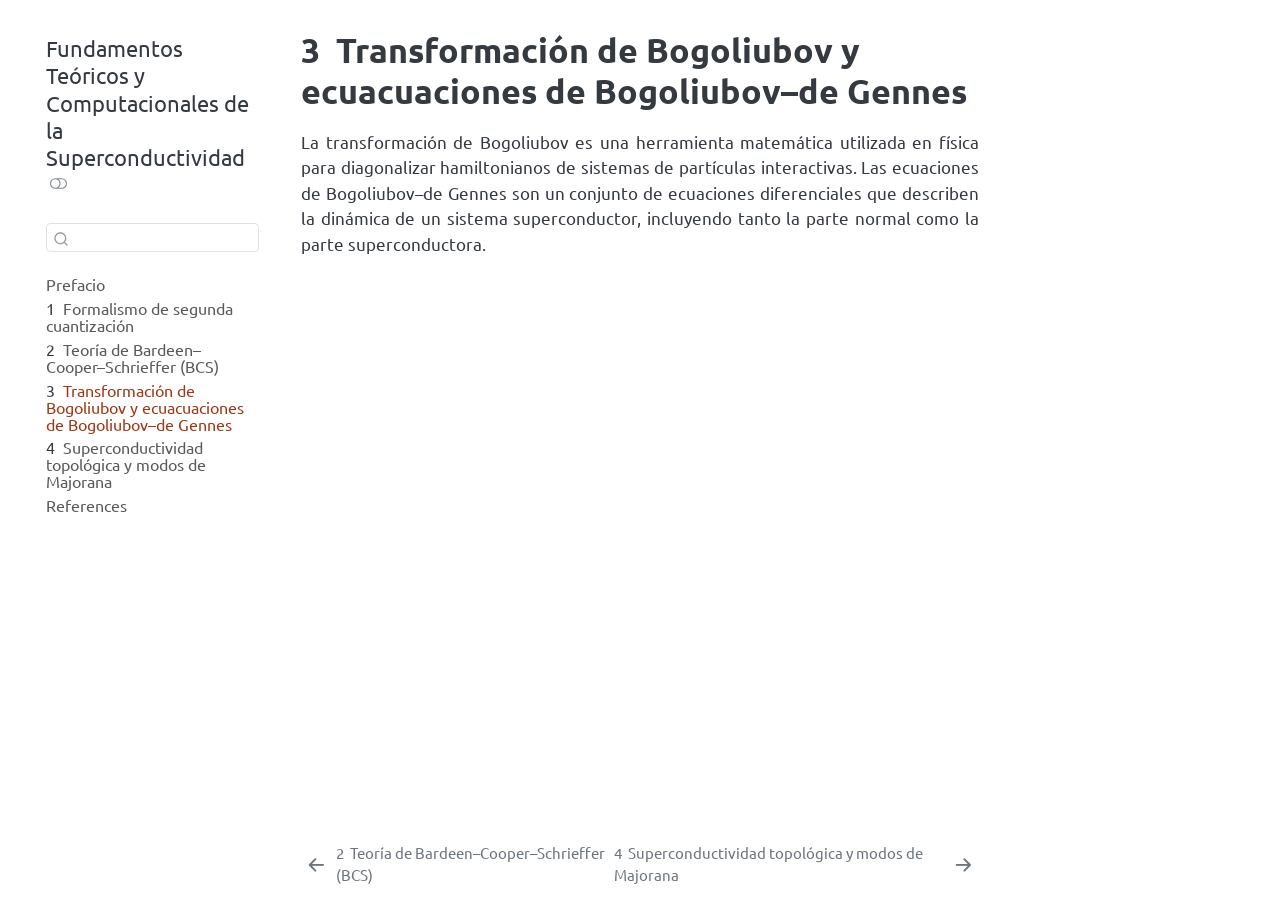
<file: docs/3_Bogoliubov.html>
<!DOCTYPE html>
<html xmlns="http://www.w3.org/1999/xhtml" lang="es" xml:lang="es"><head>

<meta charset="utf-8">
<meta name="generator" content="quarto-1.10.18">

<meta name="viewport" content="width=device-width, initial-scale=1.0, user-scalable=yes">


<title>3&nbsp; Transformación de Bogoliubov y ecuacuaciones de Bogoliubov–de Gennes – Fundamentos Teóricos y Computacionales de la Superconductividad</title>
<style>
/* Default styles provided by pandoc.
** See https://pandoc.org/MANUAL.html#variables-for-html for config info.
*/
span.smallcaps{font-variant: small-caps;}
div.columns{display: flex; gap: 1.5em;}
div.column{flex: auto;}
@media screen {
div.columns{gap: min(4vw, 1.5em);}
div.column{overflow-x: auto;}
}
div.hanging-indent{margin-left: 1.5em; text-indent: -1.5em;}
ul.task-list{list-style: none;}
ul.task-list li input[type="checkbox"] {
  width: 0.8em;
  margin: 0 0.8em 0.2em -1em; /* quarto-specific, see https://github.com/quarto-dev/quarto-cli/issues/4556 */ 
  vertical-align: middle;
}
</style>


<script src="site_libs/quarto-nav/quarto-nav.js"></script>
<script src="site_libs/quarto-nav/headroom.min.js"></script>
<script src="site_libs/clipboard/clipboard.min.js"></script>
<script src="site_libs/quarto-search/autocomplete.umd.js"></script>
<script src="site_libs/quarto-search/fuse.min.js"></script>
<script src="site_libs/quarto-search/quarto-search.js"></script>
<meta name="quarto:offset" content="./">
<link href="./4_Majorana.html" rel="next">
<link href="./2_TeoriaBCS.html" rel="prev">
<script src="site_libs/quarto-html/quarto.js" type="module"></script>
<script src="site_libs/quarto-html/tabsets/tabsets.js" type="module"></script>
<script src="site_libs/quarto-html/popper.min.js"></script>
<script src="site_libs/quarto-html/tippy.umd.min.js"></script>
<script src="site_libs/quarto-html/anchor.min.js"></script>
<link href="site_libs/quarto-html/tippy.css" rel="stylesheet">
<link href="site_libs/quarto-html/quarto-syntax-highlighting-64a204ab8560d761af7679ceaba22944.css" rel="stylesheet" class="quarto-color-scheme" id="quarto-text-highlighting-styles">
<link href="site_libs/quarto-html/quarto-syntax-highlighting-dark-b85bc7c33db8c58e0ec93c3465666fed.css" rel="stylesheet" class="quarto-color-scheme quarto-color-alternate" id="quarto-text-highlighting-styles">
<link href="site_libs/quarto-html/quarto-syntax-highlighting-64a204ab8560d761af7679ceaba22944.css" rel="stylesheet" class="quarto-color-scheme-extra" id="quarto-text-highlighting-styles">
<script src="site_libs/bootstrap/bootstrap.min.js"></script>
<link href="site_libs/bootstrap/bootstrap-icons.css" rel="stylesheet">
<link href="site_libs/bootstrap/bootstrap-4d476352795b7be59e47a9ac45ddf431.min.css" rel="stylesheet" append-hash="true" class="quarto-color-scheme" id="quarto-bootstrap" data-mode="light">
<link href="site_libs/bootstrap/bootstrap-dark-134508961a989f5241f83a2bcd9d20bd.min.css" rel="stylesheet" append-hash="true" class="quarto-color-scheme quarto-color-alternate" id="quarto-bootstrap" data-mode="dark">
<link href="site_libs/bootstrap/bootstrap-4d476352795b7be59e47a9ac45ddf431.min.css" rel="stylesheet" append-hash="true" class="quarto-color-scheme-extra" id="quarto-bootstrap" data-mode="light">
<script id="quarto-search-options" type="application/json">{
  "location": "sidebar",
  "copy-button": false,
  "collapse-after": 3,
  "panel-placement": "start",
  "type": "textbox",
  "limit": 50,
  "keyboard-shortcut": [
    "f",
    "/",
    "s"
  ],
  "show-item-context": false,
  "language": {
    "search-no-results-text": "No se han encontrado resultados",
    "search-matching-documents-text": "documentos encontrados",
    "search-copy-link-title": "Copiar el enlace en la búsqueda",
    "search-hide-matches-text": "Ocultar resultados adicionales",
    "search-more-match-text": "resultado adicional en este documento",
    "search-more-matches-text": "resultados adicionales en este documento",
    "search-clear-button-title": "Borrar",
    "search-text-placeholder": "",
    "search-detached-cancel-button-title": "Cancelar",
    "search-submit-button-title": "Enviar",
    "search-label": "Buscar"
  }
}</script>


<link rel="stylesheet" href="style.css">
</head>

<body class="nav-sidebar floating quarto-light"><script id="quarto-html-before-body" type="application/javascript">
    const toggleBodyColorMode = (bsSheetEl) => {
      const mode = bsSheetEl.getAttribute("data-mode");
      const bodyEl = window.document.querySelector("body");
      if (mode === "dark") {
        bodyEl.classList.add("quarto-dark");
        bodyEl.classList.remove("quarto-light");
      } else {
        bodyEl.classList.add("quarto-light");
        bodyEl.classList.remove("quarto-dark");
      }
    }
    const toggleBodyColorPrimary = () => {
      const bsSheetEl = window.document.querySelector("link#quarto-bootstrap:not([rel=disabled-stylesheet])");
      if (bsSheetEl) {
        toggleBodyColorMode(bsSheetEl);
      }
    }
    const setColorSchemeToggle = (alternate) => {
      const toggles = window.document.querySelectorAll('.quarto-color-scheme-toggle');
      for (let i=0; i < toggles.length; i++) {
        const toggle = toggles[i];
        if (toggle) {
          if (alternate) {
            toggle.classList.add("alternate");
          } else {
            toggle.classList.remove("alternate");
          }
        }
      }
    };
    const toggleColorMode = (alternate) => {
      // Switch the stylesheets
      const primaryStylesheets = window.document.querySelectorAll('link.quarto-color-scheme:not(.quarto-color-alternate)');
      const alternateStylesheets = window.document.querySelectorAll('link.quarto-color-scheme.quarto-color-alternate');
      manageTransitions('#quarto-margin-sidebar .nav-link', false);
      if (alternate) {
        // note: dark is layered on light, we don't disable primary!
        enableStylesheet(alternateStylesheets);
        for (const sheetNode of alternateStylesheets) {
          if (sheetNode.id === "quarto-bootstrap") {
            toggleBodyColorMode(sheetNode);
          }
        }
      } else {
        disableStylesheet(alternateStylesheets);
        enableStylesheet(primaryStylesheets)
        toggleBodyColorPrimary();
      }
      manageTransitions('#quarto-margin-sidebar .nav-link', true);
      // Switch the toggles
      setColorSchemeToggle(alternate)
      // Hack to workaround the fact that safari doesn't
      // properly recolor the scrollbar when toggling (#1455)
      if (navigator.userAgent.indexOf('Safari') > 0 && navigator.userAgent.indexOf('Chrome') == -1) {
        manageTransitions("body", false);
        window.scrollTo(0, 1);
        setTimeout(() => {
          window.scrollTo(0, 0);
          manageTransitions("body", true);
        }, 40);
      }
    }
    const disableStylesheet = (stylesheets) => {
      for (let i=0; i < stylesheets.length; i++) {
        const stylesheet = stylesheets[i];
        stylesheet.rel = 'disabled-stylesheet';
      }
    }
    const enableStylesheet = (stylesheets) => {
      for (let i=0; i < stylesheets.length; i++) {
        const stylesheet = stylesheets[i];
        if(stylesheet.rel !== 'stylesheet') { // for Chrome, which will still FOUC without this check
          stylesheet.rel = 'stylesheet';
        }
      }
    }
    const manageTransitions = (selector, allowTransitions) => {
      const els = window.document.querySelectorAll(selector);
      for (let i=0; i < els.length; i++) {
        const el = els[i];
        if (allowTransitions) {
          el.classList.remove('notransition');
        } else {
          el.classList.add('notransition');
        }
      }
    }
    const isFileUrl = () => {
      return window.location.protocol === 'file:';
    }
    const hasAlternateSentinel = () => {
      let styleSentinel = getColorSchemeSentinel();
      if (styleSentinel !== null) {
        return styleSentinel === "alternate";
      } else {
        return false;
      }
    }
    const setStyleSentinel = (alternate) => {
      const value = alternate ? "alternate" : "default";
      if (!isFileUrl()) {
        window.localStorage.setItem("quarto-color-scheme", value);
      } else {
        localAlternateSentinel = value;
      }
    }
    const getColorSchemeSentinel = () => {
      if (!isFileUrl()) {
        const storageValue = window.localStorage.getItem("quarto-color-scheme");
        return storageValue != null ? storageValue : localAlternateSentinel;
      } else {
        return localAlternateSentinel;
      }
    }
    const toggleGiscusIfUsed = (isAlternate, darkModeDefault) => {
      const baseTheme = document.querySelector('#giscus-base-theme')?.value ?? 'light';
      const alternateTheme = document.querySelector('#giscus-alt-theme')?.value ?? 'dark';
      let newTheme = '';
      if(authorPrefersDark) {
        newTheme = isAlternate ? baseTheme : alternateTheme;
      } else {
        newTheme = isAlternate ? alternateTheme : baseTheme;
      }
      const changeGiscusTheme = () => {
        // From: https://github.com/giscus/giscus/issues/336
        const sendMessage = (message) => {
          const iframe = document.querySelector('iframe.giscus-frame');
          if (!iframe) return;
          iframe.contentWindow.postMessage({ giscus: message }, 'https://giscus.app');
        }
        sendMessage({
          setConfig: {
            theme: newTheme
          }
        });
      }
      const isGiscussLoaded = window.document.querySelector('iframe.giscus-frame') !== null;
      if (isGiscussLoaded) {
        changeGiscusTheme();
      }
    };
    const authorPrefersDark = false;
    const darkModeDefault = authorPrefersDark;
      document.querySelector('link#quarto-text-highlighting-styles.quarto-color-scheme-extra').rel = 'disabled-stylesheet';
      document.querySelector('link#quarto-bootstrap.quarto-color-scheme-extra').rel = 'disabled-stylesheet';
    let localAlternateSentinel = darkModeDefault ? 'alternate' : 'default';
    // Dark / light mode switch
    window.quartoToggleColorScheme = () => {
      // Read the current dark / light value
      let toAlternate = !hasAlternateSentinel();
      toggleColorMode(toAlternate);
      setStyleSentinel(toAlternate);
      toggleGiscusIfUsed(toAlternate, darkModeDefault);
      window.dispatchEvent(new Event('resize'));
    };
    // Switch to dark mode if need be
    if (hasAlternateSentinel()) {
      toggleColorMode(true);
    } else {
      toggleColorMode(false);
    }
  </script>

<div id="quarto-search-results"></div>
  <header id="quarto-header" class="headroom fixed-top">
  <nav class="quarto-secondary-nav">
    <div class="container-fluid d-flex">
      <button type="button" class="quarto-btn-toggle btn" data-bs-toggle="collapse" role="button" data-bs-target=".quarto-sidebar-collapse-item" aria-controls="quarto-sidebar" aria-expanded="false" aria-label="Alternar barra lateral" onclick="if (window.quartoToggleHeadroom) { window.quartoToggleHeadroom(); }">
        <i class="bi bi-layout-text-sidebar-reverse"></i>
      </button>
        <nav class="quarto-page-breadcrumbs" aria-label="breadcrumb"><ol class="breadcrumb"><li class="breadcrumb-item"><a href="./3_Bogoliubov.html"><span class="chapter-number">3</span>&nbsp; <span class="chapter-title">Transformación de Bogoliubov y ecuacuaciones de Bogoliubov–de Gennes</span></a></li></ol></nav>
        <a class="flex-grow-1" role="navigation" data-bs-toggle="collapse" data-bs-target=".quarto-sidebar-collapse-item" aria-controls="quarto-sidebar" aria-expanded="false" aria-label="Alternar barra lateral" onclick="if (window.quartoToggleHeadroom) { window.quartoToggleHeadroom(); }">      
        </a>
      <button type="button" class="btn quarto-search-button" aria-label="Buscar" onclick="window.quartoOpenSearch();">
        <i class="bi bi-search"></i>
      </button>
    </div>
  </nav>
</header>
<!-- content -->
<div id="quarto-content" class="quarto-container page-columns page-rows-contents page-layout-article">
<!-- sidebar -->
  <nav id="quarto-sidebar" class="sidebar collapse collapse-horizontal quarto-sidebar-collapse-item sidebar-navigation floating overflow-auto">
    <div class="pt-lg-2 mt-2 text-left sidebar-header">
    <div class="sidebar-title mb-0 py-0">
      <a href="./">Fundamentos Teóricos y Computacionales de la Superconductividad</a> 
        <div class="sidebar-tools-main">
  <a href="" class="quarto-color-scheme-toggle quarto-navigation-tool  px-1" onclick="window.quartoToggleColorScheme(); return false;" title="Alternar modo oscuro"><i class="bi"></i></a>
</div>
    </div>
      </div>
        <div class="mt-2 flex-shrink-0 align-items-center">
        <div class="sidebar-search">
        <div id="quarto-search" class="" title="Buscar"></div>
        </div>
        </div>
    <div class="sidebar-menu-container"> 
    <ul class="list-unstyled mt-1">
        <li class="sidebar-item">
  <div class="sidebar-item-container"> 
  <a href="./index.html" class="sidebar-item-text sidebar-link">
 <span class="menu-text">Prefacio</span></a>
  </div>
</li>
        <li class="sidebar-item">
  <div class="sidebar-item-container"> 
  <a href="./1_Segunda.html" class="sidebar-item-text sidebar-link">
 <span class="menu-text"><span class="chapter-number">1</span>&nbsp; <span class="chapter-title">Formalismo de segunda cuantización</span></span></a>
  </div>
</li>
        <li class="sidebar-item">
  <div class="sidebar-item-container"> 
  <a href="./2_TeoriaBCS.html" class="sidebar-item-text sidebar-link">
 <span class="menu-text"><span class="chapter-number">2</span>&nbsp; <span class="chapter-title">Teoría de Bardeen–Cooper–Schrieffer (BCS)</span></span></a>
  </div>
</li>
        <li class="sidebar-item">
  <div class="sidebar-item-container"> 
  <a href="./3_Bogoliubov.html" class="sidebar-item-text sidebar-link active">
 <span class="menu-text"><span class="chapter-number">3</span>&nbsp; <span class="chapter-title">Transformación de Bogoliubov y ecuacuaciones de Bogoliubov–de Gennes</span></span></a>
  </div>
</li>
        <li class="sidebar-item">
  <div class="sidebar-item-container"> 
  <a href="./4_Majorana.html" class="sidebar-item-text sidebar-link">
 <span class="menu-text"><span class="chapter-number">4</span>&nbsp; <span class="chapter-title">Superconductividad topológica y modos de Majorana</span></span></a>
  </div>
</li>
        <li class="sidebar-item">
  <div class="sidebar-item-container"> 
  <a href="./references.html" class="sidebar-item-text sidebar-link">
 <span class="menu-text">References</span></a>
  </div>
</li>
    </ul>
    </div>
</nav>
<div id="quarto-sidebar-glass" class="quarto-sidebar-collapse-item" data-bs-toggle="collapse" data-bs-target=".quarto-sidebar-collapse-item"></div>
<!-- margin-sidebar -->
    <div id="quarto-margin-sidebar" class="sidebar margin-sidebar zindex-bottom">
        
    </div>
<!-- main -->
<main class="content" id="quarto-document-content">


<header id="title-block-header" class="quarto-title-block default">
<div class="quarto-title">
<h1 class="title"><span class="chapter-number">3</span>&nbsp; <span class="chapter-title">Transformación de Bogoliubov y ecuacuaciones de Bogoliubov–de Gennes</span></h1>
</div>



<div class="quarto-title-meta">

    
  
    
  </div>
  


</header>


<div class="justify">
<p>La transformación de Bogoliubov es una herramienta matemática utilizada en física para diagonalizar hamiltonianos de sistemas de partículas interactivas. Las ecuaciones de Bogoliubov–de Gennes son un conjunto de ecuaciones diferenciales que describen la dinámica de un sistema superconductor, incluyendo tanto la parte normal como la parte superconductora.</p>
</div>



</main> <!-- /main -->
<script id="quarto-html-after-body" type="application/javascript">
  window.document.addEventListener("DOMContentLoaded", function (event) {
    // Ensure there is a toggle, if there isn't float one in the top right
    if (window.document.querySelector('.quarto-color-scheme-toggle') === null) {
      const a = window.document.createElement('a');
      a.classList.add('top-right');
      a.classList.add('quarto-color-scheme-toggle');
      a.href = "";
      a.onclick = function() { try { window.quartoToggleColorScheme(); } catch {} return false; };
      const i = window.document.createElement("i");
      i.classList.add('bi');
      a.appendChild(i);
      window.document.body.appendChild(a);
    }
    setColorSchemeToggle(hasAlternateSentinel())
    const icon = "";
    const anchorJS = new window.AnchorJS();
    anchorJS.options = {
      placement: 'right',
      icon: icon
    };
    anchorJS.add('.anchored');
    const isCodeAnnotation = (el) => {
      for (const clz of el.classList) {
        if (clz.startsWith('code-annotation-')) {                     
          return true;
        }
      }
      return false;
    }
    const onCopySuccess = function(e) {
      // button target
      const button = e.trigger;
      // don't keep focus
      button.blur();
      // flash "checked"
      button.classList.add('code-copy-button-checked');
      var currentTitle = button.getAttribute("title");
      button.setAttribute("title", "Copiado");
      let tooltip;
      if (window.bootstrap) {
        button.setAttribute("data-bs-toggle", "tooltip");
        button.setAttribute("data-bs-placement", "left");
        button.setAttribute("data-bs-title", "Copiado");
        tooltip = new bootstrap.Tooltip(button, 
          { trigger: "manual", 
            customClass: "code-copy-button-tooltip",
            offset: [0, -8]});
        tooltip.show();    
      }
      setTimeout(function() {
        if (tooltip) {
          tooltip.hide();
          button.removeAttribute("data-bs-title");
          button.removeAttribute("data-bs-toggle");
          button.removeAttribute("data-bs-placement");
        }
        button.setAttribute("title", currentTitle);
        button.classList.remove('code-copy-button-checked');
      }, 1000);
      // clear code selection
      e.clearSelection();
    }
    const getTextToCopy = function(trigger) {
      const outerScaffold = trigger.parentElement.cloneNode(true);
      const codeEl = outerScaffold.querySelector('code');
      for (const childEl of codeEl.children) {
        if (isCodeAnnotation(childEl)) {
          childEl.remove();
        }
      }
      return codeEl.innerText;
    }
    const clipboard = new window.ClipboardJS('.code-copy-button:not([data-in-quarto-modal])', {
      text: getTextToCopy
    });
    clipboard.on('success', onCopySuccess);
    if (window.document.getElementById('quarto-embedded-source-code-modal')) {
      const clipboardModal = new window.ClipboardJS('.code-copy-button[data-in-quarto-modal]', {
        text: getTextToCopy,
        container: window.document.getElementById('quarto-embedded-source-code-modal')
      });
      clipboardModal.on('success', onCopySuccess);
    }
      var localhostRegex = new RegExp(/^(?:http|https):\/\/localhost\:?[0-9]*\//);
      var mailtoRegex = new RegExp(/^mailto:/);
        var filterRegex = new RegExp('/' + window.location.host + '/');
      var isInternal = (href) => {
          return filterRegex.test(href) || localhostRegex.test(href) || mailtoRegex.test(href);
      }
      // Inspect non-navigation links and adorn them if external
     var links = window.document.querySelectorAll('a[href]:not(.nav-link):not(.navbar-brand):not(.toc-action):not(.sidebar-link):not(.sidebar-item-toggle):not(.pagination-link):not(.no-external):not([aria-hidden]):not(.dropdown-item):not(.quarto-navigation-tool):not(.about-link)');
      for (var i=0; i<links.length; i++) {
        const link = links[i];
        if (!isInternal(link.href)) {
          // undo the damage that might have been done by quarto-nav.js in the case of
          // links that we want to consider external
          if (link.dataset.originalHref !== undefined) {
            link.href = link.dataset.originalHref;
          }
        }
      }
    function tippyHover(el, contentFn, onTriggerFn, onUntriggerFn) {
      const config = {
        allowHTML: true,
        maxWidth: 500,
        delay: 100,
        arrow: false,
        appendTo: function(el) {
            return el.parentElement;
        },
        interactive: true,
        interactiveBorder: 10,
        theme: 'quarto',
        placement: 'bottom-start',
      };
      if (contentFn) {
        config.content = contentFn;
      }
      if (onTriggerFn) {
        config.onTrigger = onTriggerFn;
      }
      if (onUntriggerFn) {
        config.onUntrigger = onUntriggerFn;
      }
      window.tippy(el, config); 
    }
    const noterefs = window.document.querySelectorAll('a[role="doc-noteref"]');
    for (var i=0; i<noterefs.length; i++) {
      const ref = noterefs[i];
      tippyHover(ref, function() {
        // use id or data attribute instead here
        let href = ref.getAttribute('data-footnote-href') || ref.getAttribute('href');
        try { href = new URL(href).hash; } catch {}
        const id = href.replace(/^#\/?/, "");
        const note = window.document.getElementById(id);
        if (note) {
          return note.innerHTML;
        } else {
          return "";
        }
      });
    }
    const xrefs = window.document.querySelectorAll('a.quarto-xref');
    const processXRef = (id, note) => {
      // Strip column container classes
      const stripColumnClz = (el) => {
        el.classList.remove("page-full", "page-columns");
        if (el.children) {
          for (const child of el.children) {
            stripColumnClz(child);
          }
        }
      }
      stripColumnClz(note)
      if (id === null || id.startsWith('sec-')) {
        // Special case sections, only their first couple elements
        const container = document.createElement("div");
        if (note.children && note.children.length > 2) {
          container.appendChild(note.children[0].cloneNode(true));
          for (let i = 1; i < note.children.length; i++) {
            const child = note.children[i];
            if (child.tagName === "P" && child.innerText === "") {
              continue;
            } else {
              container.appendChild(child.cloneNode(true));
              break;
            }
          }
          if (window.Quarto?.typesetMath) {
            window.Quarto.typesetMath(container);
          }
          return container.innerHTML
        } else {
          if (window.Quarto?.typesetMath) {
            window.Quarto.typesetMath(note);
          }
          return note.innerHTML;
        }
      } else {
        // Remove any anchor links if they are present
        const anchorLink = note.querySelector('a.anchorjs-link');
        if (anchorLink) {
          anchorLink.remove();
        }
        if (window.Quarto?.typesetMath) {
          window.Quarto.typesetMath(note);
        }
        if (note.classList.contains("callout")) {
          return note.outerHTML;
        } else {
          return note.innerHTML;
        }
      }
    }
    for (var i=0; i<xrefs.length; i++) {
      const xref = xrefs[i];
      tippyHover(xref, undefined, function(instance) {
        instance.disable();
        let url = xref.getAttribute('href');
        let hash = undefined; 
        if (url.startsWith('#')) {
          hash = url;
        } else {
          try { hash = new URL(url).hash; } catch {}
        }
        if (hash) {
          const id = hash.replace(/^#\/?/, "");
          const note = window.document.getElementById(id);
          if (note !== null) {
            try {
              const html = processXRef(id, note.cloneNode(true));
              instance.setContent(html);
            } finally {
              instance.enable();
              instance.show();
            }
          } else {
            // See if we can fetch this
            fetch(url.split('#')[0])
            .then(res => res.text())
            .then(html => {
              const parser = new DOMParser();
              const htmlDoc = parser.parseFromString(html, "text/html");
              const note = htmlDoc.getElementById(id);
              if (note !== null) {
                const html = processXRef(id, note);
                instance.setContent(html);
              } 
            }).finally(() => {
              instance.enable();
              instance.show();
            });
          }
        } else {
          // See if we can fetch a full url (with no hash to target)
          // This is a special case and we should probably do some content thinning / targeting
          fetch(url)
          .then(res => res.text())
          .then(html => {
            const parser = new DOMParser();
            const htmlDoc = parser.parseFromString(html, "text/html");
            const note = htmlDoc.querySelector('main.content');
            if (note !== null) {
              // This should only happen for chapter cross references
              // (since there is no id in the URL)
              // remove the first header
              if (note.children.length > 0 && note.children[0].tagName === "HEADER") {
                note.children[0].remove();
              }
              const html = processXRef(null, note);
              instance.setContent(html);
            } 
          }).finally(() => {
            instance.enable();
            instance.show();
          });
        }
      }, function(instance) {
      });
    }
        let selectedAnnoteEl;
        const selectorForAnnotation = ( cell, annotation) => {
          let cellAttr = 'data-code-cell="' + cell + '"';
          let lineAttr = 'data-code-annotation="' +  annotation + '"';
          const selector = 'span[' + cellAttr + '][' + lineAttr + ']';
          return selector;
        }
        const selectCodeLines = (annoteEl) => {
          const doc = window.document;
          const targetCell = annoteEl.getAttribute("data-target-cell");
          const targetAnnotation = annoteEl.getAttribute("data-target-annotation");
          const annoteSpan = window.document.querySelector(selectorForAnnotation(targetCell, targetAnnotation));
          const lines = annoteSpan.getAttribute("data-code-lines").split(",");
          const lineIds = lines.map((line) => {
            return targetCell + "-" + line;
          })
          let top = null;
          let height = null;
          let parent = null;
          if (lineIds.length > 0) {
              //compute the position of the single el (top and bottom and make a div)
              const el = window.document.getElementById(lineIds[0]);
              top = el.offsetTop;
              height = el.offsetHeight;
              parent = el.parentElement.parentElement;
            if (lineIds.length > 1) {
              const lastEl = window.document.getElementById(lineIds[lineIds.length - 1]);
              const bottom = lastEl.offsetTop + lastEl.offsetHeight;
              height = bottom - top;
            }
            if (top !== null && height !== null && parent !== null) {
              // cook up a div (if necessary) and position it 
              let div = window.document.getElementById("code-annotation-line-highlight");
              if (div === null) {
                div = window.document.createElement("div");
                div.setAttribute("id", "code-annotation-line-highlight");
                div.style.position = 'absolute';
                parent.appendChild(div);
              }
              div.style.top = top - 2 + "px";
              div.style.height = height + 4 + "px";
              div.style.left = 0;
              let gutterDiv = window.document.getElementById("code-annotation-line-highlight-gutter");
              if (gutterDiv === null) {
                gutterDiv = window.document.createElement("div");
                gutterDiv.setAttribute("id", "code-annotation-line-highlight-gutter");
                gutterDiv.style.position = 'absolute';
                const codeCell = window.document.getElementById(targetCell);
                const gutter = codeCell.querySelector('.code-annotation-gutter');
                gutter.appendChild(gutterDiv);
              }
              gutterDiv.style.top = top - 2 + "px";
              gutterDiv.style.height = height + 4 + "px";
            }
            selectedAnnoteEl = annoteEl;
          }
        };
        const unselectCodeLines = () => {
          const elementsIds = ["code-annotation-line-highlight", "code-annotation-line-highlight-gutter"];
          elementsIds.forEach((elId) => {
            const div = window.document.getElementById(elId);
            if (div) {
              div.remove();
            }
          });
          selectedAnnoteEl = undefined;
        };
          // Handle positioning of the toggle
      window.addEventListener(
        "resize",
        throttle(() => {
          elRect = undefined;
          if (selectedAnnoteEl) {
            selectCodeLines(selectedAnnoteEl);
          }
        }, 10)
      );
      function throttle(fn, ms) {
      let throttle = false;
      let timer;
        return (...args) => {
          if(!throttle) { // first call gets through
              fn.apply(this, args);
              throttle = true;
          } else { // all the others get throttled
              if(timer) clearTimeout(timer); // cancel #2
              timer = setTimeout(() => {
                fn.apply(this, args);
                timer = throttle = false;
              }, ms);
          }
        };
      }
        // Attach click handler to the DT
        const annoteDls = window.document.querySelectorAll('dt[data-target-cell]');
        for (const annoteDlNode of annoteDls) {
          annoteDlNode.addEventListener('click', (event) => {
            const clickedEl = event.target;
            if (clickedEl !== selectedAnnoteEl) {
              unselectCodeLines();
              const activeEl = window.document.querySelector('dt[data-target-cell].code-annotation-active');
              if (activeEl) {
                activeEl.classList.remove('code-annotation-active');
              }
              selectCodeLines(clickedEl);
              clickedEl.classList.add('code-annotation-active');
            } else {
              // Unselect the line
              unselectCodeLines();
              clickedEl.classList.remove('code-annotation-active');
            }
          });
        }
    const findCites = (el) => {
      const parentEl = el.parentElement;
      if (parentEl) {
        const cites = parentEl.dataset.cites;
        if (cites) {
          return {
            el,
            cites: cites.split(' ')
          };
        } else {
          return findCites(el.parentElement)
        }
      } else {
        return undefined;
      }
    };
    var bibliorefs = window.document.querySelectorAll('a[role="doc-biblioref"]');
    for (var i=0; i<bibliorefs.length; i++) {
      const ref = bibliorefs[i];
      const citeInfo = findCites(ref);
      if (citeInfo) {
        tippyHover(citeInfo.el, function() {
          var popup = window.document.createElement('div');
          citeInfo.cites.forEach(function(cite) {
            var citeDiv = window.document.createElement('div');
            citeDiv.classList.add('hanging-indent');
            citeDiv.classList.add('csl-entry');
            var biblioDiv = window.document.getElementById('ref-' + cite);
            if (biblioDiv) {
              citeDiv.innerHTML = biblioDiv.innerHTML;
            }
            popup.appendChild(citeDiv);
          });
          return popup.innerHTML;
        });
      }
    }
  });
  </script>
<nav class="page-navigation">
  <div class="nav-page nav-page-previous">
      <a href="./2_TeoriaBCS.html" class="pagination-link" aria-label="Teoría de Bardeen–Cooper–Schrieffer (BCS)">
        <i class="bi bi-arrow-left-short"></i> <span class="nav-page-text"><span class="chapter-number">2</span>&nbsp; <span class="chapter-title">Teoría de Bardeen–Cooper–Schrieffer (BCS)</span></span>
      </a>          
  </div>
  <div class="nav-page nav-page-next">
      <a href="./4_Majorana.html" class="pagination-link" aria-label="Superconductividad topológica y modos de Majorana">
        <span class="nav-page-text"><span class="chapter-number">4</span>&nbsp; <span class="chapter-title">Superconductividad topológica y modos de Majorana</span></span> <i class="bi bi-arrow-right-short"></i>
      </a>
  </div>
</nav>
</div> <!-- /content -->




</body></html>
</file>
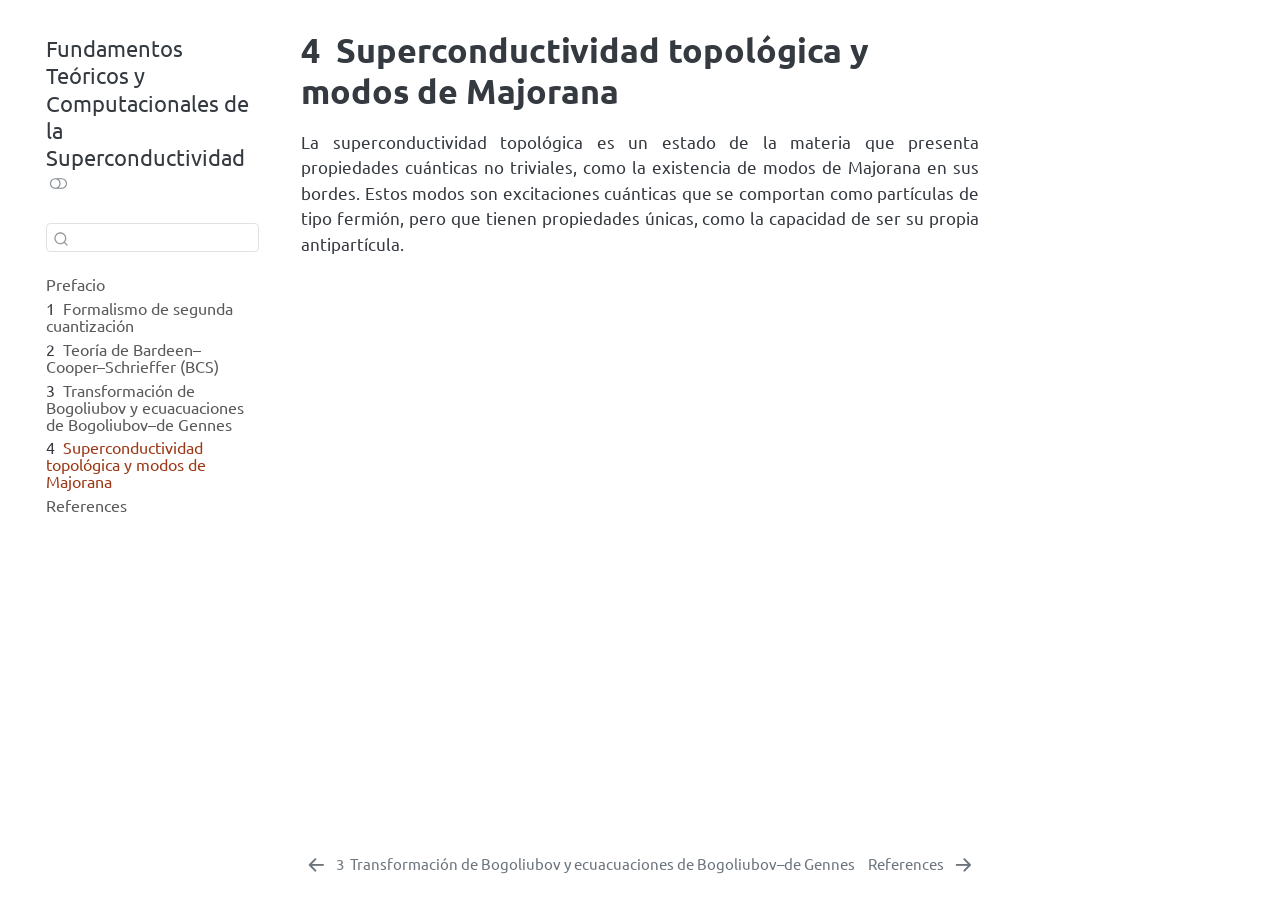
<file: docs/4_Majorana.html>
<!DOCTYPE html>
<html xmlns="http://www.w3.org/1999/xhtml" lang="es" xml:lang="es"><head>

<meta charset="utf-8">
<meta name="generator" content="quarto-1.10.18">

<meta name="viewport" content="width=device-width, initial-scale=1.0, user-scalable=yes">


<title>4&nbsp; Superconductividad topológica y modos de Majorana – Fundamentos Teóricos y Computacionales de la Superconductividad</title>
<style>
/* Default styles provided by pandoc.
** See https://pandoc.org/MANUAL.html#variables-for-html for config info.
*/
span.smallcaps{font-variant: small-caps;}
div.columns{display: flex; gap: 1.5em;}
div.column{flex: auto;}
@media screen {
div.columns{gap: min(4vw, 1.5em);}
div.column{overflow-x: auto;}
}
div.hanging-indent{margin-left: 1.5em; text-indent: -1.5em;}
ul.task-list{list-style: none;}
ul.task-list li input[type="checkbox"] {
  width: 0.8em;
  margin: 0 0.8em 0.2em -1em; /* quarto-specific, see https://github.com/quarto-dev/quarto-cli/issues/4556 */ 
  vertical-align: middle;
}
</style>


<script src="site_libs/quarto-nav/quarto-nav.js"></script>
<script src="site_libs/quarto-nav/headroom.min.js"></script>
<script src="site_libs/clipboard/clipboard.min.js"></script>
<script src="site_libs/quarto-search/autocomplete.umd.js"></script>
<script src="site_libs/quarto-search/fuse.min.js"></script>
<script src="site_libs/quarto-search/quarto-search.js"></script>
<meta name="quarto:offset" content="./">
<link href="./references.html" rel="next">
<link href="./3_Bogoliubov.html" rel="prev">
<script src="site_libs/quarto-html/quarto.js" type="module"></script>
<script src="site_libs/quarto-html/tabsets/tabsets.js" type="module"></script>
<script src="site_libs/quarto-html/popper.min.js"></script>
<script src="site_libs/quarto-html/tippy.umd.min.js"></script>
<script src="site_libs/quarto-html/anchor.min.js"></script>
<link href="site_libs/quarto-html/tippy.css" rel="stylesheet">
<link href="site_libs/quarto-html/quarto-syntax-highlighting-64a204ab8560d761af7679ceaba22944.css" rel="stylesheet" class="quarto-color-scheme" id="quarto-text-highlighting-styles">
<link href="site_libs/quarto-html/quarto-syntax-highlighting-dark-b85bc7c33db8c58e0ec93c3465666fed.css" rel="stylesheet" class="quarto-color-scheme quarto-color-alternate" id="quarto-text-highlighting-styles">
<link href="site_libs/quarto-html/quarto-syntax-highlighting-64a204ab8560d761af7679ceaba22944.css" rel="stylesheet" class="quarto-color-scheme-extra" id="quarto-text-highlighting-styles">
<script src="site_libs/bootstrap/bootstrap.min.js"></script>
<link href="site_libs/bootstrap/bootstrap-icons.css" rel="stylesheet">
<link href="site_libs/bootstrap/bootstrap-4d476352795b7be59e47a9ac45ddf431.min.css" rel="stylesheet" append-hash="true" class="quarto-color-scheme" id="quarto-bootstrap" data-mode="light">
<link href="site_libs/bootstrap/bootstrap-dark-134508961a989f5241f83a2bcd9d20bd.min.css" rel="stylesheet" append-hash="true" class="quarto-color-scheme quarto-color-alternate" id="quarto-bootstrap" data-mode="dark">
<link href="site_libs/bootstrap/bootstrap-4d476352795b7be59e47a9ac45ddf431.min.css" rel="stylesheet" append-hash="true" class="quarto-color-scheme-extra" id="quarto-bootstrap" data-mode="light">
<script id="quarto-search-options" type="application/json">{
  "location": "sidebar",
  "copy-button": false,
  "collapse-after": 3,
  "panel-placement": "start",
  "type": "textbox",
  "limit": 50,
  "keyboard-shortcut": [
    "f",
    "/",
    "s"
  ],
  "show-item-context": false,
  "language": {
    "search-no-results-text": "No se han encontrado resultados",
    "search-matching-documents-text": "documentos encontrados",
    "search-copy-link-title": "Copiar el enlace en la búsqueda",
    "search-hide-matches-text": "Ocultar resultados adicionales",
    "search-more-match-text": "resultado adicional en este documento",
    "search-more-matches-text": "resultados adicionales en este documento",
    "search-clear-button-title": "Borrar",
    "search-text-placeholder": "",
    "search-detached-cancel-button-title": "Cancelar",
    "search-submit-button-title": "Enviar",
    "search-label": "Buscar"
  }
}</script>


<link rel="stylesheet" href="style.css">
</head>

<body class="nav-sidebar floating quarto-light"><script id="quarto-html-before-body" type="application/javascript">
    const toggleBodyColorMode = (bsSheetEl) => {
      const mode = bsSheetEl.getAttribute("data-mode");
      const bodyEl = window.document.querySelector("body");
      if (mode === "dark") {
        bodyEl.classList.add("quarto-dark");
        bodyEl.classList.remove("quarto-light");
      } else {
        bodyEl.classList.add("quarto-light");
        bodyEl.classList.remove("quarto-dark");
      }
    }
    const toggleBodyColorPrimary = () => {
      const bsSheetEl = window.document.querySelector("link#quarto-bootstrap:not([rel=disabled-stylesheet])");
      if (bsSheetEl) {
        toggleBodyColorMode(bsSheetEl);
      }
    }
    const setColorSchemeToggle = (alternate) => {
      const toggles = window.document.querySelectorAll('.quarto-color-scheme-toggle');
      for (let i=0; i < toggles.length; i++) {
        const toggle = toggles[i];
        if (toggle) {
          if (alternate) {
            toggle.classList.add("alternate");
          } else {
            toggle.classList.remove("alternate");
          }
        }
      }
    };
    const toggleColorMode = (alternate) => {
      // Switch the stylesheets
      const primaryStylesheets = window.document.querySelectorAll('link.quarto-color-scheme:not(.quarto-color-alternate)');
      const alternateStylesheets = window.document.querySelectorAll('link.quarto-color-scheme.quarto-color-alternate');
      manageTransitions('#quarto-margin-sidebar .nav-link', false);
      if (alternate) {
        // note: dark is layered on light, we don't disable primary!
        enableStylesheet(alternateStylesheets);
        for (const sheetNode of alternateStylesheets) {
          if (sheetNode.id === "quarto-bootstrap") {
            toggleBodyColorMode(sheetNode);
          }
        }
      } else {
        disableStylesheet(alternateStylesheets);
        enableStylesheet(primaryStylesheets)
        toggleBodyColorPrimary();
      }
      manageTransitions('#quarto-margin-sidebar .nav-link', true);
      // Switch the toggles
      setColorSchemeToggle(alternate)
      // Hack to workaround the fact that safari doesn't
      // properly recolor the scrollbar when toggling (#1455)
      if (navigator.userAgent.indexOf('Safari') > 0 && navigator.userAgent.indexOf('Chrome') == -1) {
        manageTransitions("body", false);
        window.scrollTo(0, 1);
        setTimeout(() => {
          window.scrollTo(0, 0);
          manageTransitions("body", true);
        }, 40);
      }
    }
    const disableStylesheet = (stylesheets) => {
      for (let i=0; i < stylesheets.length; i++) {
        const stylesheet = stylesheets[i];
        stylesheet.rel = 'disabled-stylesheet';
      }
    }
    const enableStylesheet = (stylesheets) => {
      for (let i=0; i < stylesheets.length; i++) {
        const stylesheet = stylesheets[i];
        if(stylesheet.rel !== 'stylesheet') { // for Chrome, which will still FOUC without this check
          stylesheet.rel = 'stylesheet';
        }
      }
    }
    const manageTransitions = (selector, allowTransitions) => {
      const els = window.document.querySelectorAll(selector);
      for (let i=0; i < els.length; i++) {
        const el = els[i];
        if (allowTransitions) {
          el.classList.remove('notransition');
        } else {
          el.classList.add('notransition');
        }
      }
    }
    const isFileUrl = () => {
      return window.location.protocol === 'file:';
    }
    const hasAlternateSentinel = () => {
      let styleSentinel = getColorSchemeSentinel();
      if (styleSentinel !== null) {
        return styleSentinel === "alternate";
      } else {
        return false;
      }
    }
    const setStyleSentinel = (alternate) => {
      const value = alternate ? "alternate" : "default";
      if (!isFileUrl()) {
        window.localStorage.setItem("quarto-color-scheme", value);
      } else {
        localAlternateSentinel = value;
      }
    }
    const getColorSchemeSentinel = () => {
      if (!isFileUrl()) {
        const storageValue = window.localStorage.getItem("quarto-color-scheme");
        return storageValue != null ? storageValue : localAlternateSentinel;
      } else {
        return localAlternateSentinel;
      }
    }
    const toggleGiscusIfUsed = (isAlternate, darkModeDefault) => {
      const baseTheme = document.querySelector('#giscus-base-theme')?.value ?? 'light';
      const alternateTheme = document.querySelector('#giscus-alt-theme')?.value ?? 'dark';
      let newTheme = '';
      if(authorPrefersDark) {
        newTheme = isAlternate ? baseTheme : alternateTheme;
      } else {
        newTheme = isAlternate ? alternateTheme : baseTheme;
      }
      const changeGiscusTheme = () => {
        // From: https://github.com/giscus/giscus/issues/336
        const sendMessage = (message) => {
          const iframe = document.querySelector('iframe.giscus-frame');
          if (!iframe) return;
          iframe.contentWindow.postMessage({ giscus: message }, 'https://giscus.app');
        }
        sendMessage({
          setConfig: {
            theme: newTheme
          }
        });
      }
      const isGiscussLoaded = window.document.querySelector('iframe.giscus-frame') !== null;
      if (isGiscussLoaded) {
        changeGiscusTheme();
      }
    };
    const authorPrefersDark = false;
    const darkModeDefault = authorPrefersDark;
      document.querySelector('link#quarto-text-highlighting-styles.quarto-color-scheme-extra').rel = 'disabled-stylesheet';
      document.querySelector('link#quarto-bootstrap.quarto-color-scheme-extra').rel = 'disabled-stylesheet';
    let localAlternateSentinel = darkModeDefault ? 'alternate' : 'default';
    // Dark / light mode switch
    window.quartoToggleColorScheme = () => {
      // Read the current dark / light value
      let toAlternate = !hasAlternateSentinel();
      toggleColorMode(toAlternate);
      setStyleSentinel(toAlternate);
      toggleGiscusIfUsed(toAlternate, darkModeDefault);
      window.dispatchEvent(new Event('resize'));
    };
    // Switch to dark mode if need be
    if (hasAlternateSentinel()) {
      toggleColorMode(true);
    } else {
      toggleColorMode(false);
    }
  </script>

<div id="quarto-search-results"></div>
  <header id="quarto-header" class="headroom fixed-top">
  <nav class="quarto-secondary-nav">
    <div class="container-fluid d-flex">
      <button type="button" class="quarto-btn-toggle btn" data-bs-toggle="collapse" role="button" data-bs-target=".quarto-sidebar-collapse-item" aria-controls="quarto-sidebar" aria-expanded="false" aria-label="Alternar barra lateral" onclick="if (window.quartoToggleHeadroom) { window.quartoToggleHeadroom(); }">
        <i class="bi bi-layout-text-sidebar-reverse"></i>
      </button>
        <nav class="quarto-page-breadcrumbs" aria-label="breadcrumb"><ol class="breadcrumb"><li class="breadcrumb-item"><a href="./4_Majorana.html"><span class="chapter-number">4</span>&nbsp; <span class="chapter-title">Superconductividad topológica y modos de Majorana</span></a></li></ol></nav>
        <a class="flex-grow-1" role="navigation" data-bs-toggle="collapse" data-bs-target=".quarto-sidebar-collapse-item" aria-controls="quarto-sidebar" aria-expanded="false" aria-label="Alternar barra lateral" onclick="if (window.quartoToggleHeadroom) { window.quartoToggleHeadroom(); }">      
        </a>
      <button type="button" class="btn quarto-search-button" aria-label="Buscar" onclick="window.quartoOpenSearch();">
        <i class="bi bi-search"></i>
      </button>
    </div>
  </nav>
</header>
<!-- content -->
<div id="quarto-content" class="quarto-container page-columns page-rows-contents page-layout-article">
<!-- sidebar -->
  <nav id="quarto-sidebar" class="sidebar collapse collapse-horizontal quarto-sidebar-collapse-item sidebar-navigation floating overflow-auto">
    <div class="pt-lg-2 mt-2 text-left sidebar-header">
    <div class="sidebar-title mb-0 py-0">
      <a href="./">Fundamentos Teóricos y Computacionales de la Superconductividad</a> 
        <div class="sidebar-tools-main">
  <a href="" class="quarto-color-scheme-toggle quarto-navigation-tool  px-1" onclick="window.quartoToggleColorScheme(); return false;" title="Alternar modo oscuro"><i class="bi"></i></a>
</div>
    </div>
      </div>
        <div class="mt-2 flex-shrink-0 align-items-center">
        <div class="sidebar-search">
        <div id="quarto-search" class="" title="Buscar"></div>
        </div>
        </div>
    <div class="sidebar-menu-container"> 
    <ul class="list-unstyled mt-1">
        <li class="sidebar-item">
  <div class="sidebar-item-container"> 
  <a href="./index.html" class="sidebar-item-text sidebar-link">
 <span class="menu-text">Prefacio</span></a>
  </div>
</li>
        <li class="sidebar-item">
  <div class="sidebar-item-container"> 
  <a href="./1_Segunda.html" class="sidebar-item-text sidebar-link">
 <span class="menu-text"><span class="chapter-number">1</span>&nbsp; <span class="chapter-title">Formalismo de segunda cuantización</span></span></a>
  </div>
</li>
        <li class="sidebar-item">
  <div class="sidebar-item-container"> 
  <a href="./2_TeoriaBCS.html" class="sidebar-item-text sidebar-link">
 <span class="menu-text"><span class="chapter-number">2</span>&nbsp; <span class="chapter-title">Teoría de Bardeen–Cooper–Schrieffer (BCS)</span></span></a>
  </div>
</li>
        <li class="sidebar-item">
  <div class="sidebar-item-container"> 
  <a href="./3_Bogoliubov.html" class="sidebar-item-text sidebar-link">
 <span class="menu-text"><span class="chapter-number">3</span>&nbsp; <span class="chapter-title">Transformación de Bogoliubov y ecuacuaciones de Bogoliubov–de Gennes</span></span></a>
  </div>
</li>
        <li class="sidebar-item">
  <div class="sidebar-item-container"> 
  <a href="./4_Majorana.html" class="sidebar-item-text sidebar-link active">
 <span class="menu-text"><span class="chapter-number">4</span>&nbsp; <span class="chapter-title">Superconductividad topológica y modos de Majorana</span></span></a>
  </div>
</li>
        <li class="sidebar-item">
  <div class="sidebar-item-container"> 
  <a href="./references.html" class="sidebar-item-text sidebar-link">
 <span class="menu-text">References</span></a>
  </div>
</li>
    </ul>
    </div>
</nav>
<div id="quarto-sidebar-glass" class="quarto-sidebar-collapse-item" data-bs-toggle="collapse" data-bs-target=".quarto-sidebar-collapse-item"></div>
<!-- margin-sidebar -->
    <div id="quarto-margin-sidebar" class="sidebar margin-sidebar zindex-bottom">
        
    </div>
<!-- main -->
<main class="content" id="quarto-document-content">


<header id="title-block-header" class="quarto-title-block default">
<div class="quarto-title">
<h1 class="title"><span class="chapter-number">4</span>&nbsp; <span class="chapter-title">Superconductividad topológica y modos de Majorana</span></h1>
</div>



<div class="quarto-title-meta">

    
  
    
  </div>
  


</header>


<div class="justify">
<p>La superconductividad topológica es un estado de la materia que presenta propiedades cuánticas no triviales, como la existencia de modos de Majorana en sus bordes. Estos modos son excitaciones cuánticas que se comportan como partículas de tipo fermión, pero que tienen propiedades únicas, como la capacidad de ser su propia antipartícula.</p>
</div>



</main> <!-- /main -->
<script id="quarto-html-after-body" type="application/javascript">
  window.document.addEventListener("DOMContentLoaded", function (event) {
    // Ensure there is a toggle, if there isn't float one in the top right
    if (window.document.querySelector('.quarto-color-scheme-toggle') === null) {
      const a = window.document.createElement('a');
      a.classList.add('top-right');
      a.classList.add('quarto-color-scheme-toggle');
      a.href = "";
      a.onclick = function() { try { window.quartoToggleColorScheme(); } catch {} return false; };
      const i = window.document.createElement("i");
      i.classList.add('bi');
      a.appendChild(i);
      window.document.body.appendChild(a);
    }
    setColorSchemeToggle(hasAlternateSentinel())
    const icon = "";
    const anchorJS = new window.AnchorJS();
    anchorJS.options = {
      placement: 'right',
      icon: icon
    };
    anchorJS.add('.anchored');
    const isCodeAnnotation = (el) => {
      for (const clz of el.classList) {
        if (clz.startsWith('code-annotation-')) {                     
          return true;
        }
      }
      return false;
    }
    const onCopySuccess = function(e) {
      // button target
      const button = e.trigger;
      // don't keep focus
      button.blur();
      // flash "checked"
      button.classList.add('code-copy-button-checked');
      var currentTitle = button.getAttribute("title");
      button.setAttribute("title", "Copiado");
      let tooltip;
      if (window.bootstrap) {
        button.setAttribute("data-bs-toggle", "tooltip");
        button.setAttribute("data-bs-placement", "left");
        button.setAttribute("data-bs-title", "Copiado");
        tooltip = new bootstrap.Tooltip(button, 
          { trigger: "manual", 
            customClass: "code-copy-button-tooltip",
            offset: [0, -8]});
        tooltip.show();    
      }
      setTimeout(function() {
        if (tooltip) {
          tooltip.hide();
          button.removeAttribute("data-bs-title");
          button.removeAttribute("data-bs-toggle");
          button.removeAttribute("data-bs-placement");
        }
        button.setAttribute("title", currentTitle);
        button.classList.remove('code-copy-button-checked');
      }, 1000);
      // clear code selection
      e.clearSelection();
    }
    const getTextToCopy = function(trigger) {
      const outerScaffold = trigger.parentElement.cloneNode(true);
      const codeEl = outerScaffold.querySelector('code');
      for (const childEl of codeEl.children) {
        if (isCodeAnnotation(childEl)) {
          childEl.remove();
        }
      }
      return codeEl.innerText;
    }
    const clipboard = new window.ClipboardJS('.code-copy-button:not([data-in-quarto-modal])', {
      text: getTextToCopy
    });
    clipboard.on('success', onCopySuccess);
    if (window.document.getElementById('quarto-embedded-source-code-modal')) {
      const clipboardModal = new window.ClipboardJS('.code-copy-button[data-in-quarto-modal]', {
        text: getTextToCopy,
        container: window.document.getElementById('quarto-embedded-source-code-modal')
      });
      clipboardModal.on('success', onCopySuccess);
    }
      var localhostRegex = new RegExp(/^(?:http|https):\/\/localhost\:?[0-9]*\//);
      var mailtoRegex = new RegExp(/^mailto:/);
        var filterRegex = new RegExp('/' + window.location.host + '/');
      var isInternal = (href) => {
          return filterRegex.test(href) || localhostRegex.test(href) || mailtoRegex.test(href);
      }
      // Inspect non-navigation links and adorn them if external
     var links = window.document.querySelectorAll('a[href]:not(.nav-link):not(.navbar-brand):not(.toc-action):not(.sidebar-link):not(.sidebar-item-toggle):not(.pagination-link):not(.no-external):not([aria-hidden]):not(.dropdown-item):not(.quarto-navigation-tool):not(.about-link)');
      for (var i=0; i<links.length; i++) {
        const link = links[i];
        if (!isInternal(link.href)) {
          // undo the damage that might have been done by quarto-nav.js in the case of
          // links that we want to consider external
          if (link.dataset.originalHref !== undefined) {
            link.href = link.dataset.originalHref;
          }
        }
      }
    function tippyHover(el, contentFn, onTriggerFn, onUntriggerFn) {
      const config = {
        allowHTML: true,
        maxWidth: 500,
        delay: 100,
        arrow: false,
        appendTo: function(el) {
            return el.parentElement;
        },
        interactive: true,
        interactiveBorder: 10,
        theme: 'quarto',
        placement: 'bottom-start',
      };
      if (contentFn) {
        config.content = contentFn;
      }
      if (onTriggerFn) {
        config.onTrigger = onTriggerFn;
      }
      if (onUntriggerFn) {
        config.onUntrigger = onUntriggerFn;
      }
      window.tippy(el, config); 
    }
    const noterefs = window.document.querySelectorAll('a[role="doc-noteref"]');
    for (var i=0; i<noterefs.length; i++) {
      const ref = noterefs[i];
      tippyHover(ref, function() {
        // use id or data attribute instead here
        let href = ref.getAttribute('data-footnote-href') || ref.getAttribute('href');
        try { href = new URL(href).hash; } catch {}
        const id = href.replace(/^#\/?/, "");
        const note = window.document.getElementById(id);
        if (note) {
          return note.innerHTML;
        } else {
          return "";
        }
      });
    }
    const xrefs = window.document.querySelectorAll('a.quarto-xref');
    const processXRef = (id, note) => {
      // Strip column container classes
      const stripColumnClz = (el) => {
        el.classList.remove("page-full", "page-columns");
        if (el.children) {
          for (const child of el.children) {
            stripColumnClz(child);
          }
        }
      }
      stripColumnClz(note)
      if (id === null || id.startsWith('sec-')) {
        // Special case sections, only their first couple elements
        const container = document.createElement("div");
        if (note.children && note.children.length > 2) {
          container.appendChild(note.children[0].cloneNode(true));
          for (let i = 1; i < note.children.length; i++) {
            const child = note.children[i];
            if (child.tagName === "P" && child.innerText === "") {
              continue;
            } else {
              container.appendChild(child.cloneNode(true));
              break;
            }
          }
          if (window.Quarto?.typesetMath) {
            window.Quarto.typesetMath(container);
          }
          return container.innerHTML
        } else {
          if (window.Quarto?.typesetMath) {
            window.Quarto.typesetMath(note);
          }
          return note.innerHTML;
        }
      } else {
        // Remove any anchor links if they are present
        const anchorLink = note.querySelector('a.anchorjs-link');
        if (anchorLink) {
          anchorLink.remove();
        }
        if (window.Quarto?.typesetMath) {
          window.Quarto.typesetMath(note);
        }
        if (note.classList.contains("callout")) {
          return note.outerHTML;
        } else {
          return note.innerHTML;
        }
      }
    }
    for (var i=0; i<xrefs.length; i++) {
      const xref = xrefs[i];
      tippyHover(xref, undefined, function(instance) {
        instance.disable();
        let url = xref.getAttribute('href');
        let hash = undefined; 
        if (url.startsWith('#')) {
          hash = url;
        } else {
          try { hash = new URL(url).hash; } catch {}
        }
        if (hash) {
          const id = hash.replace(/^#\/?/, "");
          const note = window.document.getElementById(id);
          if (note !== null) {
            try {
              const html = processXRef(id, note.cloneNode(true));
              instance.setContent(html);
            } finally {
              instance.enable();
              instance.show();
            }
          } else {
            // See if we can fetch this
            fetch(url.split('#')[0])
            .then(res => res.text())
            .then(html => {
              const parser = new DOMParser();
              const htmlDoc = parser.parseFromString(html, "text/html");
              const note = htmlDoc.getElementById(id);
              if (note !== null) {
                const html = processXRef(id, note);
                instance.setContent(html);
              } 
            }).finally(() => {
              instance.enable();
              instance.show();
            });
          }
        } else {
          // See if we can fetch a full url (with no hash to target)
          // This is a special case and we should probably do some content thinning / targeting
          fetch(url)
          .then(res => res.text())
          .then(html => {
            const parser = new DOMParser();
            const htmlDoc = parser.parseFromString(html, "text/html");
            const note = htmlDoc.querySelector('main.content');
            if (note !== null) {
              // This should only happen for chapter cross references
              // (since there is no id in the URL)
              // remove the first header
              if (note.children.length > 0 && note.children[0].tagName === "HEADER") {
                note.children[0].remove();
              }
              const html = processXRef(null, note);
              instance.setContent(html);
            } 
          }).finally(() => {
            instance.enable();
            instance.show();
          });
        }
      }, function(instance) {
      });
    }
        let selectedAnnoteEl;
        const selectorForAnnotation = ( cell, annotation) => {
          let cellAttr = 'data-code-cell="' + cell + '"';
          let lineAttr = 'data-code-annotation="' +  annotation + '"';
          const selector = 'span[' + cellAttr + '][' + lineAttr + ']';
          return selector;
        }
        const selectCodeLines = (annoteEl) => {
          const doc = window.document;
          const targetCell = annoteEl.getAttribute("data-target-cell");
          const targetAnnotation = annoteEl.getAttribute("data-target-annotation");
          const annoteSpan = window.document.querySelector(selectorForAnnotation(targetCell, targetAnnotation));
          const lines = annoteSpan.getAttribute("data-code-lines").split(",");
          const lineIds = lines.map((line) => {
            return targetCell + "-" + line;
          })
          let top = null;
          let height = null;
          let parent = null;
          if (lineIds.length > 0) {
              //compute the position of the single el (top and bottom and make a div)
              const el = window.document.getElementById(lineIds[0]);
              top = el.offsetTop;
              height = el.offsetHeight;
              parent = el.parentElement.parentElement;
            if (lineIds.length > 1) {
              const lastEl = window.document.getElementById(lineIds[lineIds.length - 1]);
              const bottom = lastEl.offsetTop + lastEl.offsetHeight;
              height = bottom - top;
            }
            if (top !== null && height !== null && parent !== null) {
              // cook up a div (if necessary) and position it 
              let div = window.document.getElementById("code-annotation-line-highlight");
              if (div === null) {
                div = window.document.createElement("div");
                div.setAttribute("id", "code-annotation-line-highlight");
                div.style.position = 'absolute';
                parent.appendChild(div);
              }
              div.style.top = top - 2 + "px";
              div.style.height = height + 4 + "px";
              div.style.left = 0;
              let gutterDiv = window.document.getElementById("code-annotation-line-highlight-gutter");
              if (gutterDiv === null) {
                gutterDiv = window.document.createElement("div");
                gutterDiv.setAttribute("id", "code-annotation-line-highlight-gutter");
                gutterDiv.style.position = 'absolute';
                const codeCell = window.document.getElementById(targetCell);
                const gutter = codeCell.querySelector('.code-annotation-gutter');
                gutter.appendChild(gutterDiv);
              }
              gutterDiv.style.top = top - 2 + "px";
              gutterDiv.style.height = height + 4 + "px";
            }
            selectedAnnoteEl = annoteEl;
          }
        };
        const unselectCodeLines = () => {
          const elementsIds = ["code-annotation-line-highlight", "code-annotation-line-highlight-gutter"];
          elementsIds.forEach((elId) => {
            const div = window.document.getElementById(elId);
            if (div) {
              div.remove();
            }
          });
          selectedAnnoteEl = undefined;
        };
          // Handle positioning of the toggle
      window.addEventListener(
        "resize",
        throttle(() => {
          elRect = undefined;
          if (selectedAnnoteEl) {
            selectCodeLines(selectedAnnoteEl);
          }
        }, 10)
      );
      function throttle(fn, ms) {
      let throttle = false;
      let timer;
        return (...args) => {
          if(!throttle) { // first call gets through
              fn.apply(this, args);
              throttle = true;
          } else { // all the others get throttled
              if(timer) clearTimeout(timer); // cancel #2
              timer = setTimeout(() => {
                fn.apply(this, args);
                timer = throttle = false;
              }, ms);
          }
        };
      }
        // Attach click handler to the DT
        const annoteDls = window.document.querySelectorAll('dt[data-target-cell]');
        for (const annoteDlNode of annoteDls) {
          annoteDlNode.addEventListener('click', (event) => {
            const clickedEl = event.target;
            if (clickedEl !== selectedAnnoteEl) {
              unselectCodeLines();
              const activeEl = window.document.querySelector('dt[data-target-cell].code-annotation-active');
              if (activeEl) {
                activeEl.classList.remove('code-annotation-active');
              }
              selectCodeLines(clickedEl);
              clickedEl.classList.add('code-annotation-active');
            } else {
              // Unselect the line
              unselectCodeLines();
              clickedEl.classList.remove('code-annotation-active');
            }
          });
        }
    const findCites = (el) => {
      const parentEl = el.parentElement;
      if (parentEl) {
        const cites = parentEl.dataset.cites;
        if (cites) {
          return {
            el,
            cites: cites.split(' ')
          };
        } else {
          return findCites(el.parentElement)
        }
      } else {
        return undefined;
      }
    };
    var bibliorefs = window.document.querySelectorAll('a[role="doc-biblioref"]');
    for (var i=0; i<bibliorefs.length; i++) {
      const ref = bibliorefs[i];
      const citeInfo = findCites(ref);
      if (citeInfo) {
        tippyHover(citeInfo.el, function() {
          var popup = window.document.createElement('div');
          citeInfo.cites.forEach(function(cite) {
            var citeDiv = window.document.createElement('div');
            citeDiv.classList.add('hanging-indent');
            citeDiv.classList.add('csl-entry');
            var biblioDiv = window.document.getElementById('ref-' + cite);
            if (biblioDiv) {
              citeDiv.innerHTML = biblioDiv.innerHTML;
            }
            popup.appendChild(citeDiv);
          });
          return popup.innerHTML;
        });
      }
    }
  });
  </script>
<nav class="page-navigation">
  <div class="nav-page nav-page-previous">
      <a href="./3_Bogoliubov.html" class="pagination-link" aria-label="Transformación de Bogoliubov y ecuacuaciones de Bogoliubov–de Gennes">
        <i class="bi bi-arrow-left-short"></i> <span class="nav-page-text"><span class="chapter-number">3</span>&nbsp; <span class="chapter-title">Transformación de Bogoliubov y ecuacuaciones de Bogoliubov–de Gennes</span></span>
      </a>          
  </div>
  <div class="nav-page nav-page-next">
      <a href="./references.html" class="pagination-link" aria-label="References">
        <span class="nav-page-text">References</span> <i class="bi bi-arrow-right-short"></i>
      </a>
  </div>
</nav>
</div> <!-- /content -->




</body></html>
</file>
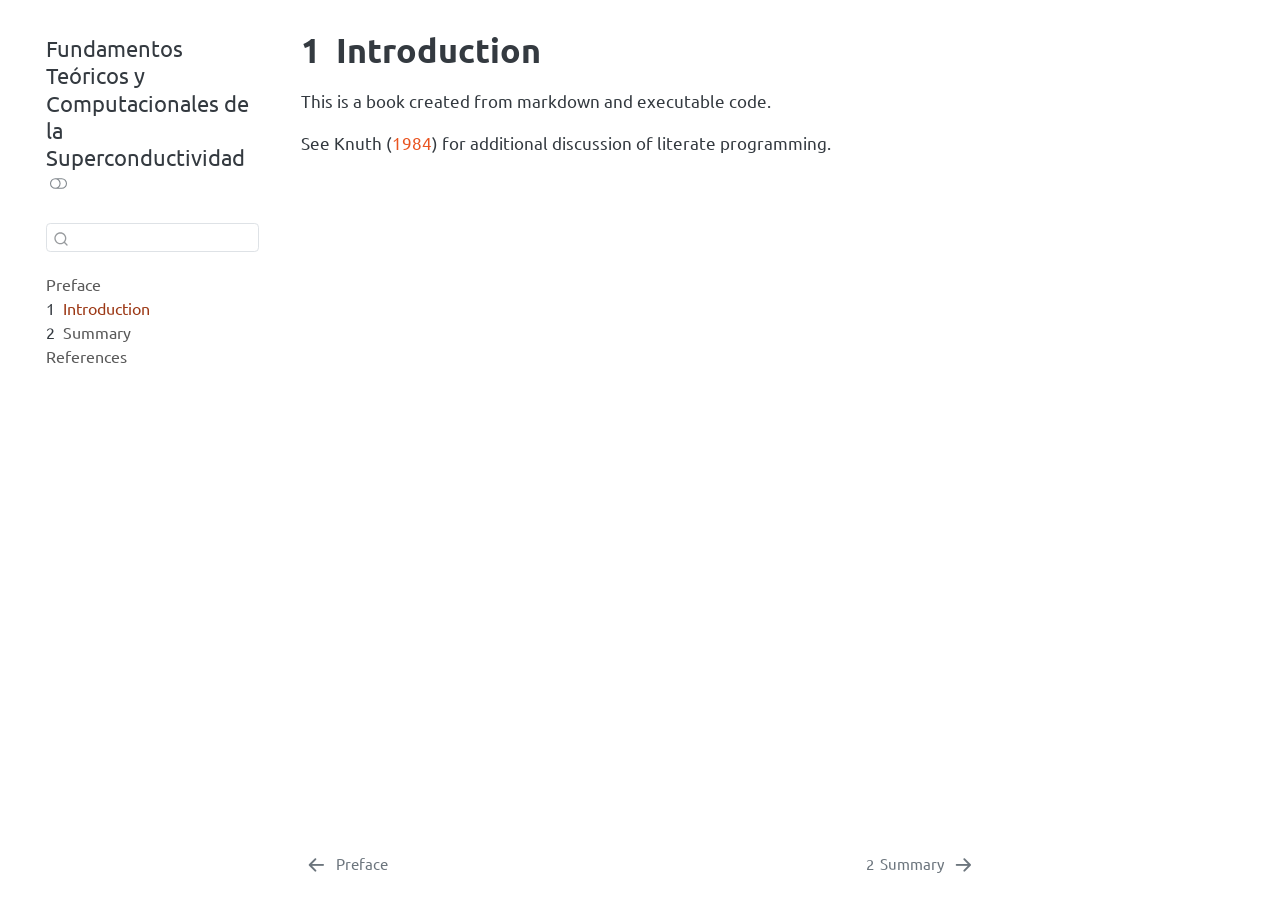
<file: docs/intro.html>
<!DOCTYPE html>
<html xmlns="http://www.w3.org/1999/xhtml" lang="es" xml:lang="es"><head>

<meta charset="utf-8">
<meta name="generator" content="quarto-1.10.18">

<meta name="viewport" content="width=device-width, initial-scale=1.0, user-scalable=yes">


<title>1&nbsp; Introduction – Fundamentos Teóricos y Computacionales de la Superconductividad</title>
<style>
/* Default styles provided by pandoc.
** See https://pandoc.org/MANUAL.html#variables-for-html for config info.
*/
span.smallcaps{font-variant: small-caps;}
div.columns{display: flex; gap: 1.5em;}
div.column{flex: auto;}
@media screen {
div.columns{gap: min(4vw, 1.5em);}
div.column{overflow-x: auto;}
}
div.hanging-indent{margin-left: 1.5em; text-indent: -1.5em;}
ul.task-list{list-style: none;}
ul.task-list li input[type="checkbox"] {
  width: 0.8em;
  margin: 0 0.8em 0.2em -1em; /* quarto-specific, see https://github.com/quarto-dev/quarto-cli/issues/4556 */ 
  vertical-align: middle;
}
/* CSS for citations */
div.csl-bib-body { }
div.csl-entry {
  clear: both;
}
.hanging-indent div.csl-entry {
  margin-left:2em;
  text-indent:-2em;
}
div.csl-left-margin {
  min-width:2em;
  float:left;
}
div.csl-right-inline {
  margin-left:2em;
  padding-left:1em;
}
div.csl-indent {
  margin-left: 2em;
}</style>


<script src="site_libs/quarto-nav/quarto-nav.js"></script>
<script src="site_libs/quarto-nav/headroom.min.js"></script>
<script src="site_libs/clipboard/clipboard.min.js"></script>
<script src="site_libs/quarto-search/autocomplete.umd.js"></script>
<script src="site_libs/quarto-search/fuse.min.js"></script>
<script src="site_libs/quarto-search/quarto-search.js"></script>
<meta name="quarto:offset" content="./">
<link href="./summary.html" rel="next">
<link href="./index.html" rel="prev">
<script src="site_libs/quarto-html/quarto.js" type="module"></script>
<script src="site_libs/quarto-html/tabsets/tabsets.js" type="module"></script>
<script src="site_libs/quarto-html/popper.min.js"></script>
<script src="site_libs/quarto-html/tippy.umd.min.js"></script>
<script src="site_libs/quarto-html/anchor.min.js"></script>
<link href="site_libs/quarto-html/tippy.css" rel="stylesheet">
<link href="site_libs/quarto-html/quarto-syntax-highlighting-64a204ab8560d761af7679ceaba22944.css" rel="stylesheet" class="quarto-color-scheme" id="quarto-text-highlighting-styles">
<link href="site_libs/quarto-html/quarto-syntax-highlighting-dark-b85bc7c33db8c58e0ec93c3465666fed.css" rel="stylesheet" class="quarto-color-scheme quarto-color-alternate" id="quarto-text-highlighting-styles">
<link href="site_libs/quarto-html/quarto-syntax-highlighting-64a204ab8560d761af7679ceaba22944.css" rel="stylesheet" class="quarto-color-scheme-extra" id="quarto-text-highlighting-styles">
<script src="site_libs/bootstrap/bootstrap.min.js"></script>
<link href="site_libs/bootstrap/bootstrap-icons.css" rel="stylesheet">
<link href="site_libs/bootstrap/bootstrap-4d476352795b7be59e47a9ac45ddf431.min.css" rel="stylesheet" append-hash="true" class="quarto-color-scheme" id="quarto-bootstrap" data-mode="light">
<link href="site_libs/bootstrap/bootstrap-dark-134508961a989f5241f83a2bcd9d20bd.min.css" rel="stylesheet" append-hash="true" class="quarto-color-scheme quarto-color-alternate" id="quarto-bootstrap" data-mode="dark">
<link href="site_libs/bootstrap/bootstrap-4d476352795b7be59e47a9ac45ddf431.min.css" rel="stylesheet" append-hash="true" class="quarto-color-scheme-extra" id="quarto-bootstrap" data-mode="light">
<script id="quarto-search-options" type="application/json">{
  "location": "sidebar",
  "copy-button": false,
  "collapse-after": 3,
  "panel-placement": "start",
  "type": "textbox",
  "limit": 50,
  "keyboard-shortcut": [
    "f",
    "/",
    "s"
  ],
  "show-item-context": false,
  "language": {
    "search-no-results-text": "No se han encontrado resultados",
    "search-matching-documents-text": "documentos encontrados",
    "search-copy-link-title": "Copiar el enlace en la búsqueda",
    "search-hide-matches-text": "Ocultar resultados adicionales",
    "search-more-match-text": "resultado adicional en este documento",
    "search-more-matches-text": "resultados adicionales en este documento",
    "search-clear-button-title": "Borrar",
    "search-text-placeholder": "",
    "search-detached-cancel-button-title": "Cancelar",
    "search-submit-button-title": "Enviar",
    "search-label": "Buscar"
  }
}</script>


<link rel="stylesheet" href="style.css">
</head>

<body class="nav-sidebar floating quarto-light"><script id="quarto-html-before-body" type="application/javascript">
    const toggleBodyColorMode = (bsSheetEl) => {
      const mode = bsSheetEl.getAttribute("data-mode");
      const bodyEl = window.document.querySelector("body");
      if (mode === "dark") {
        bodyEl.classList.add("quarto-dark");
        bodyEl.classList.remove("quarto-light");
      } else {
        bodyEl.classList.add("quarto-light");
        bodyEl.classList.remove("quarto-dark");
      }
    }
    const toggleBodyColorPrimary = () => {
      const bsSheetEl = window.document.querySelector("link#quarto-bootstrap:not([rel=disabled-stylesheet])");
      if (bsSheetEl) {
        toggleBodyColorMode(bsSheetEl);
      }
    }
    const setColorSchemeToggle = (alternate) => {
      const toggles = window.document.querySelectorAll('.quarto-color-scheme-toggle');
      for (let i=0; i < toggles.length; i++) {
        const toggle = toggles[i];
        if (toggle) {
          if (alternate) {
            toggle.classList.add("alternate");
          } else {
            toggle.classList.remove("alternate");
          }
        }
      }
    };
    const toggleColorMode = (alternate) => {
      // Switch the stylesheets
      const primaryStylesheets = window.document.querySelectorAll('link.quarto-color-scheme:not(.quarto-color-alternate)');
      const alternateStylesheets = window.document.querySelectorAll('link.quarto-color-scheme.quarto-color-alternate');
      manageTransitions('#quarto-margin-sidebar .nav-link', false);
      if (alternate) {
        // note: dark is layered on light, we don't disable primary!
        enableStylesheet(alternateStylesheets);
        for (const sheetNode of alternateStylesheets) {
          if (sheetNode.id === "quarto-bootstrap") {
            toggleBodyColorMode(sheetNode);
          }
        }
      } else {
        disableStylesheet(alternateStylesheets);
        enableStylesheet(primaryStylesheets)
        toggleBodyColorPrimary();
      }
      manageTransitions('#quarto-margin-sidebar .nav-link', true);
      // Switch the toggles
      setColorSchemeToggle(alternate)
      // Hack to workaround the fact that safari doesn't
      // properly recolor the scrollbar when toggling (#1455)
      if (navigator.userAgent.indexOf('Safari') > 0 && navigator.userAgent.indexOf('Chrome') == -1) {
        manageTransitions("body", false);
        window.scrollTo(0, 1);
        setTimeout(() => {
          window.scrollTo(0, 0);
          manageTransitions("body", true);
        }, 40);
      }
    }
    const disableStylesheet = (stylesheets) => {
      for (let i=0; i < stylesheets.length; i++) {
        const stylesheet = stylesheets[i];
        stylesheet.rel = 'disabled-stylesheet';
      }
    }
    const enableStylesheet = (stylesheets) => {
      for (let i=0; i < stylesheets.length; i++) {
        const stylesheet = stylesheets[i];
        if(stylesheet.rel !== 'stylesheet') { // for Chrome, which will still FOUC without this check
          stylesheet.rel = 'stylesheet';
        }
      }
    }
    const manageTransitions = (selector, allowTransitions) => {
      const els = window.document.querySelectorAll(selector);
      for (let i=0; i < els.length; i++) {
        const el = els[i];
        if (allowTransitions) {
          el.classList.remove('notransition');
        } else {
          el.classList.add('notransition');
        }
      }
    }
    const isFileUrl = () => {
      return window.location.protocol === 'file:';
    }
    const hasAlternateSentinel = () => {
      let styleSentinel = getColorSchemeSentinel();
      if (styleSentinel !== null) {
        return styleSentinel === "alternate";
      } else {
        return false;
      }
    }
    const setStyleSentinel = (alternate) => {
      const value = alternate ? "alternate" : "default";
      if (!isFileUrl()) {
        window.localStorage.setItem("quarto-color-scheme", value);
      } else {
        localAlternateSentinel = value;
      }
    }
    const getColorSchemeSentinel = () => {
      if (!isFileUrl()) {
        const storageValue = window.localStorage.getItem("quarto-color-scheme");
        return storageValue != null ? storageValue : localAlternateSentinel;
      } else {
        return localAlternateSentinel;
      }
    }
    const toggleGiscusIfUsed = (isAlternate, darkModeDefault) => {
      const baseTheme = document.querySelector('#giscus-base-theme')?.value ?? 'light';
      const alternateTheme = document.querySelector('#giscus-alt-theme')?.value ?? 'dark';
      let newTheme = '';
      if(authorPrefersDark) {
        newTheme = isAlternate ? baseTheme : alternateTheme;
      } else {
        newTheme = isAlternate ? alternateTheme : baseTheme;
      }
      const changeGiscusTheme = () => {
        // From: https://github.com/giscus/giscus/issues/336
        const sendMessage = (message) => {
          const iframe = document.querySelector('iframe.giscus-frame');
          if (!iframe) return;
          iframe.contentWindow.postMessage({ giscus: message }, 'https://giscus.app');
        }
        sendMessage({
          setConfig: {
            theme: newTheme
          }
        });
      }
      const isGiscussLoaded = window.document.querySelector('iframe.giscus-frame') !== null;
      if (isGiscussLoaded) {
        changeGiscusTheme();
      }
    };
    const authorPrefersDark = false;
    const darkModeDefault = authorPrefersDark;
      document.querySelector('link#quarto-text-highlighting-styles.quarto-color-scheme-extra').rel = 'disabled-stylesheet';
      document.querySelector('link#quarto-bootstrap.quarto-color-scheme-extra').rel = 'disabled-stylesheet';
    let localAlternateSentinel = darkModeDefault ? 'alternate' : 'default';
    // Dark / light mode switch
    window.quartoToggleColorScheme = () => {
      // Read the current dark / light value
      let toAlternate = !hasAlternateSentinel();
      toggleColorMode(toAlternate);
      setStyleSentinel(toAlternate);
      toggleGiscusIfUsed(toAlternate, darkModeDefault);
      window.dispatchEvent(new Event('resize'));
    };
    // Switch to dark mode if need be
    if (hasAlternateSentinel()) {
      toggleColorMode(true);
    } else {
      toggleColorMode(false);
    }
  </script>

<div id="quarto-search-results"></div>
  <header id="quarto-header" class="headroom fixed-top">
  <nav class="quarto-secondary-nav">
    <div class="container-fluid d-flex">
      <button type="button" class="quarto-btn-toggle btn" data-bs-toggle="collapse" role="button" data-bs-target=".quarto-sidebar-collapse-item" aria-controls="quarto-sidebar" aria-expanded="false" aria-label="Alternar barra lateral" onclick="if (window.quartoToggleHeadroom) { window.quartoToggleHeadroom(); }">
        <i class="bi bi-layout-text-sidebar-reverse"></i>
      </button>
        <nav class="quarto-page-breadcrumbs" aria-label="breadcrumb"><ol class="breadcrumb"><li class="breadcrumb-item"><a href="./intro.html"><span class="chapter-number">1</span>&nbsp; <span class="chapter-title">Introduction</span></a></li></ol></nav>
        <a class="flex-grow-1" role="navigation" data-bs-toggle="collapse" data-bs-target=".quarto-sidebar-collapse-item" aria-controls="quarto-sidebar" aria-expanded="false" aria-label="Alternar barra lateral" onclick="if (window.quartoToggleHeadroom) { window.quartoToggleHeadroom(); }">      
        </a>
      <button type="button" class="btn quarto-search-button" aria-label="Buscar" onclick="window.quartoOpenSearch();">
        <i class="bi bi-search"></i>
      </button>
    </div>
  </nav>
</header>
<!-- content -->
<div id="quarto-content" class="quarto-container page-columns page-rows-contents page-layout-article">
<!-- sidebar -->
  <nav id="quarto-sidebar" class="sidebar collapse collapse-horizontal quarto-sidebar-collapse-item sidebar-navigation floating overflow-auto">
    <div class="pt-lg-2 mt-2 text-left sidebar-header">
    <div class="sidebar-title mb-0 py-0">
      <a href="./">Fundamentos Teóricos y Computacionales de la Superconductividad</a> 
        <div class="sidebar-tools-main">
  <a href="" class="quarto-color-scheme-toggle quarto-navigation-tool  px-1" onclick="window.quartoToggleColorScheme(); return false;" title="Alternar modo oscuro"><i class="bi"></i></a>
</div>
    </div>
      </div>
        <div class="mt-2 flex-shrink-0 align-items-center">
        <div class="sidebar-search">
        <div id="quarto-search" class="" title="Buscar"></div>
        </div>
        </div>
    <div class="sidebar-menu-container"> 
    <ul class="list-unstyled mt-1">
        <li class="sidebar-item">
  <div class="sidebar-item-container"> 
  <a href="./index.html" class="sidebar-item-text sidebar-link">
 <span class="menu-text">Preface</span></a>
  </div>
</li>
        <li class="sidebar-item">
  <div class="sidebar-item-container"> 
  <a href="./intro.html" class="sidebar-item-text sidebar-link active">
 <span class="menu-text"><span class="chapter-number">1</span>&nbsp; <span class="chapter-title">Introduction</span></span></a>
  </div>
</li>
        <li class="sidebar-item">
  <div class="sidebar-item-container"> 
  <a href="./summary.html" class="sidebar-item-text sidebar-link">
 <span class="menu-text"><span class="chapter-number">2</span>&nbsp; <span class="chapter-title">Summary</span></span></a>
  </div>
</li>
        <li class="sidebar-item">
  <div class="sidebar-item-container"> 
  <a href="./references.html" class="sidebar-item-text sidebar-link">
 <span class="menu-text">References</span></a>
  </div>
</li>
    </ul>
    </div>
</nav>
<div id="quarto-sidebar-glass" class="quarto-sidebar-collapse-item" data-bs-toggle="collapse" data-bs-target=".quarto-sidebar-collapse-item"></div>
<!-- margin-sidebar -->
    <div id="quarto-margin-sidebar" class="sidebar margin-sidebar zindex-bottom">
        
    </div>
<!-- main -->
<main class="content" id="quarto-document-content">


<header id="title-block-header" class="quarto-title-block default">
<div class="quarto-title">
<h1 class="title"><span class="chapter-number">1</span>&nbsp; <span class="chapter-title">Introduction</span></h1>
</div>



<div class="quarto-title-meta">

    
  
    
  </div>
  


</header>


<p>This is a book created from markdown and executable code.</p>
<p>See <span class="citation" data-cites="knuth84">Knuth (<a href="references.html#ref-knuth84" role="doc-biblioref">1984</a>)</span> for additional discussion of literate programming.</p>


<div id="refs" class="references csl-bib-body hanging-indent" role="list" style="display: none">
<div id="ref-knuth84" class="csl-entry" role="listitem">
Knuth, Donald E. 1984. <span>«Literate Programming»</span>. <em>Comput. J.</em> (USA) 27 (2): 97-111. <a href="https://doi.org/10.1093/comjnl/27.2.97">https://doi.org/10.1093/comjnl/27.2.97</a>.
</div>
</div>

</main> <!-- /main -->
<script id="quarto-html-after-body" type="application/javascript">
  window.document.addEventListener("DOMContentLoaded", function (event) {
    // Ensure there is a toggle, if there isn't float one in the top right
    if (window.document.querySelector('.quarto-color-scheme-toggle') === null) {
      const a = window.document.createElement('a');
      a.classList.add('top-right');
      a.classList.add('quarto-color-scheme-toggle');
      a.href = "";
      a.onclick = function() { try { window.quartoToggleColorScheme(); } catch {} return false; };
      const i = window.document.createElement("i");
      i.classList.add('bi');
      a.appendChild(i);
      window.document.body.appendChild(a);
    }
    setColorSchemeToggle(hasAlternateSentinel())
    const icon = "";
    const anchorJS = new window.AnchorJS();
    anchorJS.options = {
      placement: 'right',
      icon: icon
    };
    anchorJS.add('.anchored');
    const isCodeAnnotation = (el) => {
      for (const clz of el.classList) {
        if (clz.startsWith('code-annotation-')) {                     
          return true;
        }
      }
      return false;
    }
    const onCopySuccess = function(e) {
      // button target
      const button = e.trigger;
      // don't keep focus
      button.blur();
      // flash "checked"
      button.classList.add('code-copy-button-checked');
      var currentTitle = button.getAttribute("title");
      button.setAttribute("title", "Copiado");
      let tooltip;
      if (window.bootstrap) {
        button.setAttribute("data-bs-toggle", "tooltip");
        button.setAttribute("data-bs-placement", "left");
        button.setAttribute("data-bs-title", "Copiado");
        tooltip = new bootstrap.Tooltip(button, 
          { trigger: "manual", 
            customClass: "code-copy-button-tooltip",
            offset: [0, -8]});
        tooltip.show();    
      }
      setTimeout(function() {
        if (tooltip) {
          tooltip.hide();
          button.removeAttribute("data-bs-title");
          button.removeAttribute("data-bs-toggle");
          button.removeAttribute("data-bs-placement");
        }
        button.setAttribute("title", currentTitle);
        button.classList.remove('code-copy-button-checked');
      }, 1000);
      // clear code selection
      e.clearSelection();
    }
    const getTextToCopy = function(trigger) {
      const outerScaffold = trigger.parentElement.cloneNode(true);
      const codeEl = outerScaffold.querySelector('code');
      for (const childEl of codeEl.children) {
        if (isCodeAnnotation(childEl)) {
          childEl.remove();
        }
      }
      return codeEl.innerText;
    }
    const clipboard = new window.ClipboardJS('.code-copy-button:not([data-in-quarto-modal])', {
      text: getTextToCopy
    });
    clipboard.on('success', onCopySuccess);
    if (window.document.getElementById('quarto-embedded-source-code-modal')) {
      const clipboardModal = new window.ClipboardJS('.code-copy-button[data-in-quarto-modal]', {
        text: getTextToCopy,
        container: window.document.getElementById('quarto-embedded-source-code-modal')
      });
      clipboardModal.on('success', onCopySuccess);
    }
      var localhostRegex = new RegExp(/^(?:http|https):\/\/localhost\:?[0-9]*\//);
      var mailtoRegex = new RegExp(/^mailto:/);
        var filterRegex = new RegExp('/' + window.location.host + '/');
      var isInternal = (href) => {
          return filterRegex.test(href) || localhostRegex.test(href) || mailtoRegex.test(href);
      }
      // Inspect non-navigation links and adorn them if external
     var links = window.document.querySelectorAll('a[href]:not(.nav-link):not(.navbar-brand):not(.toc-action):not(.sidebar-link):not(.sidebar-item-toggle):not(.pagination-link):not(.no-external):not([aria-hidden]):not(.dropdown-item):not(.quarto-navigation-tool):not(.about-link)');
      for (var i=0; i<links.length; i++) {
        const link = links[i];
        if (!isInternal(link.href)) {
          // undo the damage that might have been done by quarto-nav.js in the case of
          // links that we want to consider external
          if (link.dataset.originalHref !== undefined) {
            link.href = link.dataset.originalHref;
          }
        }
      }
    function tippyHover(el, contentFn, onTriggerFn, onUntriggerFn) {
      const config = {
        allowHTML: true,
        maxWidth: 500,
        delay: 100,
        arrow: false,
        appendTo: function(el) {
            return el.parentElement;
        },
        interactive: true,
        interactiveBorder: 10,
        theme: 'quarto',
        placement: 'bottom-start',
      };
      if (contentFn) {
        config.content = contentFn;
      }
      if (onTriggerFn) {
        config.onTrigger = onTriggerFn;
      }
      if (onUntriggerFn) {
        config.onUntrigger = onUntriggerFn;
      }
      window.tippy(el, config); 
    }
    const noterefs = window.document.querySelectorAll('a[role="doc-noteref"]');
    for (var i=0; i<noterefs.length; i++) {
      const ref = noterefs[i];
      tippyHover(ref, function() {
        // use id or data attribute instead here
        let href = ref.getAttribute('data-footnote-href') || ref.getAttribute('href');
        try { href = new URL(href).hash; } catch {}
        const id = href.replace(/^#\/?/, "");
        const note = window.document.getElementById(id);
        if (note) {
          return note.innerHTML;
        } else {
          return "";
        }
      });
    }
    const xrefs = window.document.querySelectorAll('a.quarto-xref');
    const processXRef = (id, note) => {
      // Strip column container classes
      const stripColumnClz = (el) => {
        el.classList.remove("page-full", "page-columns");
        if (el.children) {
          for (const child of el.children) {
            stripColumnClz(child);
          }
        }
      }
      stripColumnClz(note)
      if (id === null || id.startsWith('sec-')) {
        // Special case sections, only their first couple elements
        const container = document.createElement("div");
        if (note.children && note.children.length > 2) {
          container.appendChild(note.children[0].cloneNode(true));
          for (let i = 1; i < note.children.length; i++) {
            const child = note.children[i];
            if (child.tagName === "P" && child.innerText === "") {
              continue;
            } else {
              container.appendChild(child.cloneNode(true));
              break;
            }
          }
          if (window.Quarto?.typesetMath) {
            window.Quarto.typesetMath(container);
          }
          return container.innerHTML
        } else {
          if (window.Quarto?.typesetMath) {
            window.Quarto.typesetMath(note);
          }
          return note.innerHTML;
        }
      } else {
        // Remove any anchor links if they are present
        const anchorLink = note.querySelector('a.anchorjs-link');
        if (anchorLink) {
          anchorLink.remove();
        }
        if (window.Quarto?.typesetMath) {
          window.Quarto.typesetMath(note);
        }
        if (note.classList.contains("callout")) {
          return note.outerHTML;
        } else {
          return note.innerHTML;
        }
      }
    }
    for (var i=0; i<xrefs.length; i++) {
      const xref = xrefs[i];
      tippyHover(xref, undefined, function(instance) {
        instance.disable();
        let url = xref.getAttribute('href');
        let hash = undefined; 
        if (url.startsWith('#')) {
          hash = url;
        } else {
          try { hash = new URL(url).hash; } catch {}
        }
        if (hash) {
          const id = hash.replace(/^#\/?/, "");
          const note = window.document.getElementById(id);
          if (note !== null) {
            try {
              const html = processXRef(id, note.cloneNode(true));
              instance.setContent(html);
            } finally {
              instance.enable();
              instance.show();
            }
          } else {
            // See if we can fetch this
            fetch(url.split('#')[0])
            .then(res => res.text())
            .then(html => {
              const parser = new DOMParser();
              const htmlDoc = parser.parseFromString(html, "text/html");
              const note = htmlDoc.getElementById(id);
              if (note !== null) {
                const html = processXRef(id, note);
                instance.setContent(html);
              } 
            }).finally(() => {
              instance.enable();
              instance.show();
            });
          }
        } else {
          // See if we can fetch a full url (with no hash to target)
          // This is a special case and we should probably do some content thinning / targeting
          fetch(url)
          .then(res => res.text())
          .then(html => {
            const parser = new DOMParser();
            const htmlDoc = parser.parseFromString(html, "text/html");
            const note = htmlDoc.querySelector('main.content');
            if (note !== null) {
              // This should only happen for chapter cross references
              // (since there is no id in the URL)
              // remove the first header
              if (note.children.length > 0 && note.children[0].tagName === "HEADER") {
                note.children[0].remove();
              }
              const html = processXRef(null, note);
              instance.setContent(html);
            } 
          }).finally(() => {
            instance.enable();
            instance.show();
          });
        }
      }, function(instance) {
      });
    }
        let selectedAnnoteEl;
        const selectorForAnnotation = ( cell, annotation) => {
          let cellAttr = 'data-code-cell="' + cell + '"';
          let lineAttr = 'data-code-annotation="' +  annotation + '"';
          const selector = 'span[' + cellAttr + '][' + lineAttr + ']';
          return selector;
        }
        const selectCodeLines = (annoteEl) => {
          const doc = window.document;
          const targetCell = annoteEl.getAttribute("data-target-cell");
          const targetAnnotation = annoteEl.getAttribute("data-target-annotation");
          const annoteSpan = window.document.querySelector(selectorForAnnotation(targetCell, targetAnnotation));
          const lines = annoteSpan.getAttribute("data-code-lines").split(",");
          const lineIds = lines.map((line) => {
            return targetCell + "-" + line;
          })
          let top = null;
          let height = null;
          let parent = null;
          if (lineIds.length > 0) {
              //compute the position of the single el (top and bottom and make a div)
              const el = window.document.getElementById(lineIds[0]);
              top = el.offsetTop;
              height = el.offsetHeight;
              parent = el.parentElement.parentElement;
            if (lineIds.length > 1) {
              const lastEl = window.document.getElementById(lineIds[lineIds.length - 1]);
              const bottom = lastEl.offsetTop + lastEl.offsetHeight;
              height = bottom - top;
            }
            if (top !== null && height !== null && parent !== null) {
              // cook up a div (if necessary) and position it 
              let div = window.document.getElementById("code-annotation-line-highlight");
              if (div === null) {
                div = window.document.createElement("div");
                div.setAttribute("id", "code-annotation-line-highlight");
                div.style.position = 'absolute';
                parent.appendChild(div);
              }
              div.style.top = top - 2 + "px";
              div.style.height = height + 4 + "px";
              div.style.left = 0;
              let gutterDiv = window.document.getElementById("code-annotation-line-highlight-gutter");
              if (gutterDiv === null) {
                gutterDiv = window.document.createElement("div");
                gutterDiv.setAttribute("id", "code-annotation-line-highlight-gutter");
                gutterDiv.style.position = 'absolute';
                const codeCell = window.document.getElementById(targetCell);
                const gutter = codeCell.querySelector('.code-annotation-gutter');
                gutter.appendChild(gutterDiv);
              }
              gutterDiv.style.top = top - 2 + "px";
              gutterDiv.style.height = height + 4 + "px";
            }
            selectedAnnoteEl = annoteEl;
          }
        };
        const unselectCodeLines = () => {
          const elementsIds = ["code-annotation-line-highlight", "code-annotation-line-highlight-gutter"];
          elementsIds.forEach((elId) => {
            const div = window.document.getElementById(elId);
            if (div) {
              div.remove();
            }
          });
          selectedAnnoteEl = undefined;
        };
          // Handle positioning of the toggle
      window.addEventListener(
        "resize",
        throttle(() => {
          elRect = undefined;
          if (selectedAnnoteEl) {
            selectCodeLines(selectedAnnoteEl);
          }
        }, 10)
      );
      function throttle(fn, ms) {
      let throttle = false;
      let timer;
        return (...args) => {
          if(!throttle) { // first call gets through
              fn.apply(this, args);
              throttle = true;
          } else { // all the others get throttled
              if(timer) clearTimeout(timer); // cancel #2
              timer = setTimeout(() => {
                fn.apply(this, args);
                timer = throttle = false;
              }, ms);
          }
        };
      }
        // Attach click handler to the DT
        const annoteDls = window.document.querySelectorAll('dt[data-target-cell]');
        for (const annoteDlNode of annoteDls) {
          annoteDlNode.addEventListener('click', (event) => {
            const clickedEl = event.target;
            if (clickedEl !== selectedAnnoteEl) {
              unselectCodeLines();
              const activeEl = window.document.querySelector('dt[data-target-cell].code-annotation-active');
              if (activeEl) {
                activeEl.classList.remove('code-annotation-active');
              }
              selectCodeLines(clickedEl);
              clickedEl.classList.add('code-annotation-active');
            } else {
              // Unselect the line
              unselectCodeLines();
              clickedEl.classList.remove('code-annotation-active');
            }
          });
        }
    const findCites = (el) => {
      const parentEl = el.parentElement;
      if (parentEl) {
        const cites = parentEl.dataset.cites;
        if (cites) {
          return {
            el,
            cites: cites.split(' ')
          };
        } else {
          return findCites(el.parentElement)
        }
      } else {
        return undefined;
      }
    };
    var bibliorefs = window.document.querySelectorAll('a[role="doc-biblioref"]');
    for (var i=0; i<bibliorefs.length; i++) {
      const ref = bibliorefs[i];
      const citeInfo = findCites(ref);
      if (citeInfo) {
        tippyHover(citeInfo.el, function() {
          var popup = window.document.createElement('div');
          citeInfo.cites.forEach(function(cite) {
            var citeDiv = window.document.createElement('div');
            citeDiv.classList.add('hanging-indent');
            citeDiv.classList.add('csl-entry');
            var biblioDiv = window.document.getElementById('ref-' + cite);
            if (biblioDiv) {
              citeDiv.innerHTML = biblioDiv.innerHTML;
            }
            popup.appendChild(citeDiv);
          });
          return popup.innerHTML;
        });
      }
    }
  });
  </script>
<nav class="page-navigation">
  <div class="nav-page nav-page-previous">
      <a href="./index.html" class="pagination-link" aria-label="Preface">
        <i class="bi bi-arrow-left-short"></i> <span class="nav-page-text">Preface</span>
      </a>          
  </div>
  <div class="nav-page nav-page-next">
      <a href="./summary.html" class="pagination-link" aria-label="Summary">
        <span class="nav-page-text"><span class="chapter-number">2</span>&nbsp; <span class="chapter-title">Summary</span></span> <i class="bi bi-arrow-right-short"></i>
      </a>
  </div>
</nav>
</div> <!-- /content -->




</body></html>
</file>
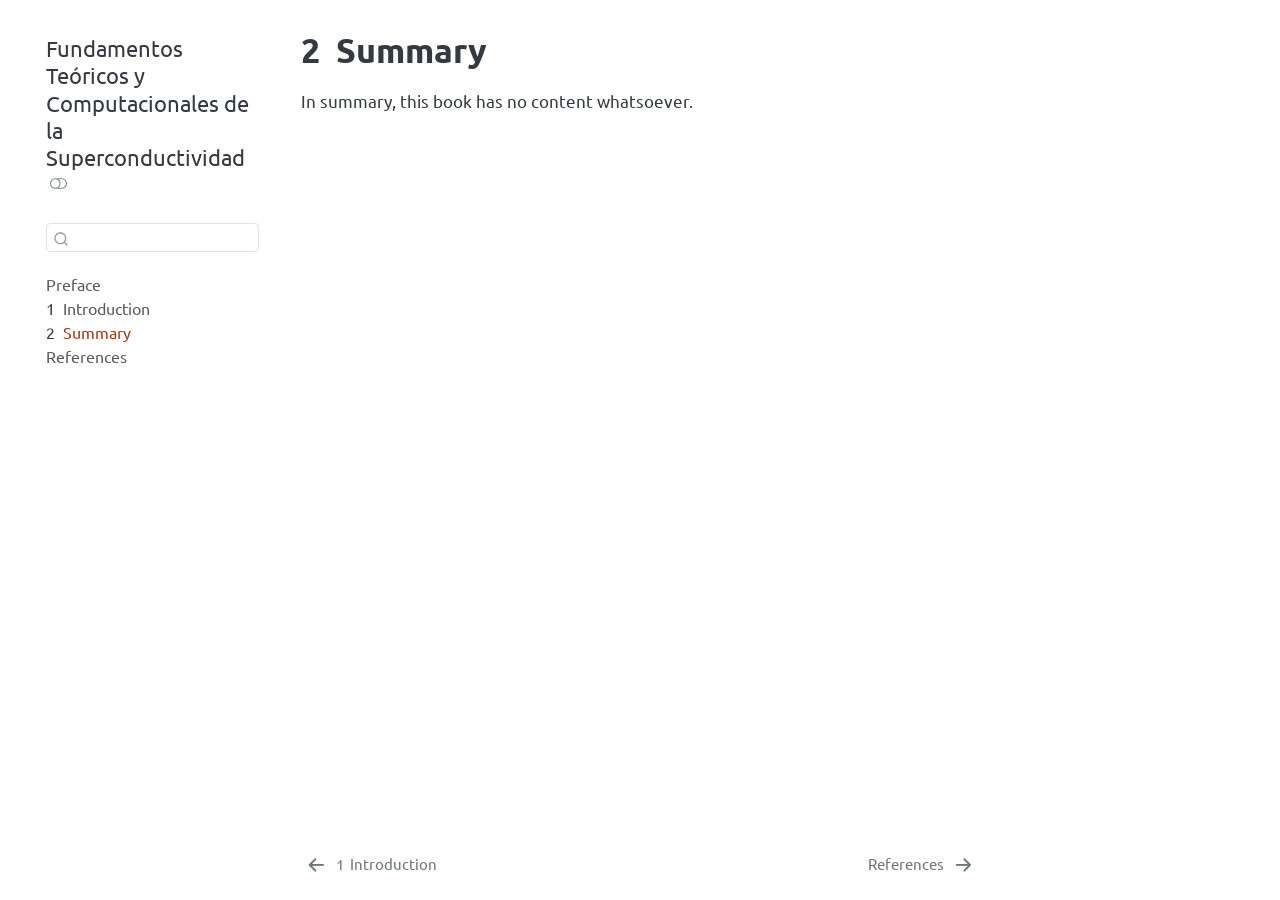
<file: docs/summary.html>
<!DOCTYPE html>
<html xmlns="http://www.w3.org/1999/xhtml" lang="es" xml:lang="es"><head>

<meta charset="utf-8">
<meta name="generator" content="quarto-1.10.18">

<meta name="viewport" content="width=device-width, initial-scale=1.0, user-scalable=yes">


<title>2&nbsp; Summary – Fundamentos Teóricos y Computacionales de la Superconductividad</title>
<style>
/* Default styles provided by pandoc.
** See https://pandoc.org/MANUAL.html#variables-for-html for config info.
*/
span.smallcaps{font-variant: small-caps;}
div.columns{display: flex; gap: 1.5em;}
div.column{flex: auto;}
@media screen {
div.columns{gap: min(4vw, 1.5em);}
div.column{overflow-x: auto;}
}
div.hanging-indent{margin-left: 1.5em; text-indent: -1.5em;}
ul.task-list{list-style: none;}
ul.task-list li input[type="checkbox"] {
  width: 0.8em;
  margin: 0 0.8em 0.2em -1em; /* quarto-specific, see https://github.com/quarto-dev/quarto-cli/issues/4556 */ 
  vertical-align: middle;
}
</style>


<script src="site_libs/quarto-nav/quarto-nav.js"></script>
<script src="site_libs/quarto-nav/headroom.min.js"></script>
<script src="site_libs/clipboard/clipboard.min.js"></script>
<script src="site_libs/quarto-search/autocomplete.umd.js"></script>
<script src="site_libs/quarto-search/fuse.min.js"></script>
<script src="site_libs/quarto-search/quarto-search.js"></script>
<meta name="quarto:offset" content="./">
<link href="./references.html" rel="next">
<link href="./intro.html" rel="prev">
<script src="site_libs/quarto-html/quarto.js" type="module"></script>
<script src="site_libs/quarto-html/tabsets/tabsets.js" type="module"></script>
<script src="site_libs/quarto-html/popper.min.js"></script>
<script src="site_libs/quarto-html/tippy.umd.min.js"></script>
<script src="site_libs/quarto-html/anchor.min.js"></script>
<link href="site_libs/quarto-html/tippy.css" rel="stylesheet">
<link href="site_libs/quarto-html/quarto-syntax-highlighting-64a204ab8560d761af7679ceaba22944.css" rel="stylesheet" class="quarto-color-scheme" id="quarto-text-highlighting-styles">
<link href="site_libs/quarto-html/quarto-syntax-highlighting-dark-b85bc7c33db8c58e0ec93c3465666fed.css" rel="stylesheet" class="quarto-color-scheme quarto-color-alternate" id="quarto-text-highlighting-styles">
<link href="site_libs/quarto-html/quarto-syntax-highlighting-64a204ab8560d761af7679ceaba22944.css" rel="stylesheet" class="quarto-color-scheme-extra" id="quarto-text-highlighting-styles">
<script src="site_libs/bootstrap/bootstrap.min.js"></script>
<link href="site_libs/bootstrap/bootstrap-icons.css" rel="stylesheet">
<link href="site_libs/bootstrap/bootstrap-4d476352795b7be59e47a9ac45ddf431.min.css" rel="stylesheet" append-hash="true" class="quarto-color-scheme" id="quarto-bootstrap" data-mode="light">
<link href="site_libs/bootstrap/bootstrap-dark-134508961a989f5241f83a2bcd9d20bd.min.css" rel="stylesheet" append-hash="true" class="quarto-color-scheme quarto-color-alternate" id="quarto-bootstrap" data-mode="dark">
<link href="site_libs/bootstrap/bootstrap-4d476352795b7be59e47a9ac45ddf431.min.css" rel="stylesheet" append-hash="true" class="quarto-color-scheme-extra" id="quarto-bootstrap" data-mode="light">
<script id="quarto-search-options" type="application/json">{
  "location": "sidebar",
  "copy-button": false,
  "collapse-after": 3,
  "panel-placement": "start",
  "type": "textbox",
  "limit": 50,
  "keyboard-shortcut": [
    "f",
    "/",
    "s"
  ],
  "show-item-context": false,
  "language": {
    "search-no-results-text": "No se han encontrado resultados",
    "search-matching-documents-text": "documentos encontrados",
    "search-copy-link-title": "Copiar el enlace en la búsqueda",
    "search-hide-matches-text": "Ocultar resultados adicionales",
    "search-more-match-text": "resultado adicional en este documento",
    "search-more-matches-text": "resultados adicionales en este documento",
    "search-clear-button-title": "Borrar",
    "search-text-placeholder": "",
    "search-detached-cancel-button-title": "Cancelar",
    "search-submit-button-title": "Enviar",
    "search-label": "Buscar"
  }
}</script>


<link rel="stylesheet" href="style.css">
</head>

<body class="nav-sidebar floating quarto-light"><script id="quarto-html-before-body" type="application/javascript">
    const toggleBodyColorMode = (bsSheetEl) => {
      const mode = bsSheetEl.getAttribute("data-mode");
      const bodyEl = window.document.querySelector("body");
      if (mode === "dark") {
        bodyEl.classList.add("quarto-dark");
        bodyEl.classList.remove("quarto-light");
      } else {
        bodyEl.classList.add("quarto-light");
        bodyEl.classList.remove("quarto-dark");
      }
    }
    const toggleBodyColorPrimary = () => {
      const bsSheetEl = window.document.querySelector("link#quarto-bootstrap:not([rel=disabled-stylesheet])");
      if (bsSheetEl) {
        toggleBodyColorMode(bsSheetEl);
      }
    }
    const setColorSchemeToggle = (alternate) => {
      const toggles = window.document.querySelectorAll('.quarto-color-scheme-toggle');
      for (let i=0; i < toggles.length; i++) {
        const toggle = toggles[i];
        if (toggle) {
          if (alternate) {
            toggle.classList.add("alternate");
          } else {
            toggle.classList.remove("alternate");
          }
        }
      }
    };
    const toggleColorMode = (alternate) => {
      // Switch the stylesheets
      const primaryStylesheets = window.document.querySelectorAll('link.quarto-color-scheme:not(.quarto-color-alternate)');
      const alternateStylesheets = window.document.querySelectorAll('link.quarto-color-scheme.quarto-color-alternate');
      manageTransitions('#quarto-margin-sidebar .nav-link', false);
      if (alternate) {
        // note: dark is layered on light, we don't disable primary!
        enableStylesheet(alternateStylesheets);
        for (const sheetNode of alternateStylesheets) {
          if (sheetNode.id === "quarto-bootstrap") {
            toggleBodyColorMode(sheetNode);
          }
        }
      } else {
        disableStylesheet(alternateStylesheets);
        enableStylesheet(primaryStylesheets)
        toggleBodyColorPrimary();
      }
      manageTransitions('#quarto-margin-sidebar .nav-link', true);
      // Switch the toggles
      setColorSchemeToggle(alternate)
      // Hack to workaround the fact that safari doesn't
      // properly recolor the scrollbar when toggling (#1455)
      if (navigator.userAgent.indexOf('Safari') > 0 && navigator.userAgent.indexOf('Chrome') == -1) {
        manageTransitions("body", false);
        window.scrollTo(0, 1);
        setTimeout(() => {
          window.scrollTo(0, 0);
          manageTransitions("body", true);
        }, 40);
      }
    }
    const disableStylesheet = (stylesheets) => {
      for (let i=0; i < stylesheets.length; i++) {
        const stylesheet = stylesheets[i];
        stylesheet.rel = 'disabled-stylesheet';
      }
    }
    const enableStylesheet = (stylesheets) => {
      for (let i=0; i < stylesheets.length; i++) {
        const stylesheet = stylesheets[i];
        if(stylesheet.rel !== 'stylesheet') { // for Chrome, which will still FOUC without this check
          stylesheet.rel = 'stylesheet';
        }
      }
    }
    const manageTransitions = (selector, allowTransitions) => {
      const els = window.document.querySelectorAll(selector);
      for (let i=0; i < els.length; i++) {
        const el = els[i];
        if (allowTransitions) {
          el.classList.remove('notransition');
        } else {
          el.classList.add('notransition');
        }
      }
    }
    const isFileUrl = () => {
      return window.location.protocol === 'file:';
    }
    const hasAlternateSentinel = () => {
      let styleSentinel = getColorSchemeSentinel();
      if (styleSentinel !== null) {
        return styleSentinel === "alternate";
      } else {
        return false;
      }
    }
    const setStyleSentinel = (alternate) => {
      const value = alternate ? "alternate" : "default";
      if (!isFileUrl()) {
        window.localStorage.setItem("quarto-color-scheme", value);
      } else {
        localAlternateSentinel = value;
      }
    }
    const getColorSchemeSentinel = () => {
      if (!isFileUrl()) {
        const storageValue = window.localStorage.getItem("quarto-color-scheme");
        return storageValue != null ? storageValue : localAlternateSentinel;
      } else {
        return localAlternateSentinel;
      }
    }
    const toggleGiscusIfUsed = (isAlternate, darkModeDefault) => {
      const baseTheme = document.querySelector('#giscus-base-theme')?.value ?? 'light';
      const alternateTheme = document.querySelector('#giscus-alt-theme')?.value ?? 'dark';
      let newTheme = '';
      if(authorPrefersDark) {
        newTheme = isAlternate ? baseTheme : alternateTheme;
      } else {
        newTheme = isAlternate ? alternateTheme : baseTheme;
      }
      const changeGiscusTheme = () => {
        // From: https://github.com/giscus/giscus/issues/336
        const sendMessage = (message) => {
          const iframe = document.querySelector('iframe.giscus-frame');
          if (!iframe) return;
          iframe.contentWindow.postMessage({ giscus: message }, 'https://giscus.app');
        }
        sendMessage({
          setConfig: {
            theme: newTheme
          }
        });
      }
      const isGiscussLoaded = window.document.querySelector('iframe.giscus-frame') !== null;
      if (isGiscussLoaded) {
        changeGiscusTheme();
      }
    };
    const authorPrefersDark = false;
    const darkModeDefault = authorPrefersDark;
      document.querySelector('link#quarto-text-highlighting-styles.quarto-color-scheme-extra').rel = 'disabled-stylesheet';
      document.querySelector('link#quarto-bootstrap.quarto-color-scheme-extra').rel = 'disabled-stylesheet';
    let localAlternateSentinel = darkModeDefault ? 'alternate' : 'default';
    // Dark / light mode switch
    window.quartoToggleColorScheme = () => {
      // Read the current dark / light value
      let toAlternate = !hasAlternateSentinel();
      toggleColorMode(toAlternate);
      setStyleSentinel(toAlternate);
      toggleGiscusIfUsed(toAlternate, darkModeDefault);
      window.dispatchEvent(new Event('resize'));
    };
    // Switch to dark mode if need be
    if (hasAlternateSentinel()) {
      toggleColorMode(true);
    } else {
      toggleColorMode(false);
    }
  </script>

<div id="quarto-search-results"></div>
  <header id="quarto-header" class="headroom fixed-top">
  <nav class="quarto-secondary-nav">
    <div class="container-fluid d-flex">
      <button type="button" class="quarto-btn-toggle btn" data-bs-toggle="collapse" role="button" data-bs-target=".quarto-sidebar-collapse-item" aria-controls="quarto-sidebar" aria-expanded="false" aria-label="Alternar barra lateral" onclick="if (window.quartoToggleHeadroom) { window.quartoToggleHeadroom(); }">
        <i class="bi bi-layout-text-sidebar-reverse"></i>
      </button>
        <nav class="quarto-page-breadcrumbs" aria-label="breadcrumb"><ol class="breadcrumb"><li class="breadcrumb-item"><a href="./summary.html"><span class="chapter-number">2</span>&nbsp; <span class="chapter-title">Summary</span></a></li></ol></nav>
        <a class="flex-grow-1" role="navigation" data-bs-toggle="collapse" data-bs-target=".quarto-sidebar-collapse-item" aria-controls="quarto-sidebar" aria-expanded="false" aria-label="Alternar barra lateral" onclick="if (window.quartoToggleHeadroom) { window.quartoToggleHeadroom(); }">      
        </a>
      <button type="button" class="btn quarto-search-button" aria-label="Buscar" onclick="window.quartoOpenSearch();">
        <i class="bi bi-search"></i>
      </button>
    </div>
  </nav>
</header>
<!-- content -->
<div id="quarto-content" class="quarto-container page-columns page-rows-contents page-layout-article">
<!-- sidebar -->
  <nav id="quarto-sidebar" class="sidebar collapse collapse-horizontal quarto-sidebar-collapse-item sidebar-navigation floating overflow-auto">
    <div class="pt-lg-2 mt-2 text-left sidebar-header">
    <div class="sidebar-title mb-0 py-0">
      <a href="./">Fundamentos Teóricos y Computacionales de la Superconductividad</a> 
        <div class="sidebar-tools-main">
  <a href="" class="quarto-color-scheme-toggle quarto-navigation-tool  px-1" onclick="window.quartoToggleColorScheme(); return false;" title="Alternar modo oscuro"><i class="bi"></i></a>
</div>
    </div>
      </div>
        <div class="mt-2 flex-shrink-0 align-items-center">
        <div class="sidebar-search">
        <div id="quarto-search" class="" title="Buscar"></div>
        </div>
        </div>
    <div class="sidebar-menu-container"> 
    <ul class="list-unstyled mt-1">
        <li class="sidebar-item">
  <div class="sidebar-item-container"> 
  <a href="./index.html" class="sidebar-item-text sidebar-link">
 <span class="menu-text">Preface</span></a>
  </div>
</li>
        <li class="sidebar-item">
  <div class="sidebar-item-container"> 
  <a href="./intro.html" class="sidebar-item-text sidebar-link">
 <span class="menu-text"><span class="chapter-number">1</span>&nbsp; <span class="chapter-title">Introduction</span></span></a>
  </div>
</li>
        <li class="sidebar-item">
  <div class="sidebar-item-container"> 
  <a href="./summary.html" class="sidebar-item-text sidebar-link active">
 <span class="menu-text"><span class="chapter-number">2</span>&nbsp; <span class="chapter-title">Summary</span></span></a>
  </div>
</li>
        <li class="sidebar-item">
  <div class="sidebar-item-container"> 
  <a href="./references.html" class="sidebar-item-text sidebar-link">
 <span class="menu-text">References</span></a>
  </div>
</li>
    </ul>
    </div>
</nav>
<div id="quarto-sidebar-glass" class="quarto-sidebar-collapse-item" data-bs-toggle="collapse" data-bs-target=".quarto-sidebar-collapse-item"></div>
<!-- margin-sidebar -->
    <div id="quarto-margin-sidebar" class="sidebar margin-sidebar zindex-bottom">
        
    </div>
<!-- main -->
<main class="content" id="quarto-document-content">


<header id="title-block-header" class="quarto-title-block default">
<div class="quarto-title">
<h1 class="title"><span class="chapter-number">2</span>&nbsp; <span class="chapter-title">Summary</span></h1>
</div>



<div class="quarto-title-meta">

    
  
    
  </div>
  


</header>


<p>In summary, this book has no content whatsoever.</p>



</main> <!-- /main -->
<script id="quarto-html-after-body" type="application/javascript">
  window.document.addEventListener("DOMContentLoaded", function (event) {
    // Ensure there is a toggle, if there isn't float one in the top right
    if (window.document.querySelector('.quarto-color-scheme-toggle') === null) {
      const a = window.document.createElement('a');
      a.classList.add('top-right');
      a.classList.add('quarto-color-scheme-toggle');
      a.href = "";
      a.onclick = function() { try { window.quartoToggleColorScheme(); } catch {} return false; };
      const i = window.document.createElement("i");
      i.classList.add('bi');
      a.appendChild(i);
      window.document.body.appendChild(a);
    }
    setColorSchemeToggle(hasAlternateSentinel())
    const icon = "";
    const anchorJS = new window.AnchorJS();
    anchorJS.options = {
      placement: 'right',
      icon: icon
    };
    anchorJS.add('.anchored');
    const isCodeAnnotation = (el) => {
      for (const clz of el.classList) {
        if (clz.startsWith('code-annotation-')) {                     
          return true;
        }
      }
      return false;
    }
    const onCopySuccess = function(e) {
      // button target
      const button = e.trigger;
      // don't keep focus
      button.blur();
      // flash "checked"
      button.classList.add('code-copy-button-checked');
      var currentTitle = button.getAttribute("title");
      button.setAttribute("title", "Copiado");
      let tooltip;
      if (window.bootstrap) {
        button.setAttribute("data-bs-toggle", "tooltip");
        button.setAttribute("data-bs-placement", "left");
        button.setAttribute("data-bs-title", "Copiado");
        tooltip = new bootstrap.Tooltip(button, 
          { trigger: "manual", 
            customClass: "code-copy-button-tooltip",
            offset: [0, -8]});
        tooltip.show();    
      }
      setTimeout(function() {
        if (tooltip) {
          tooltip.hide();
          button.removeAttribute("data-bs-title");
          button.removeAttribute("data-bs-toggle");
          button.removeAttribute("data-bs-placement");
        }
        button.setAttribute("title", currentTitle);
        button.classList.remove('code-copy-button-checked');
      }, 1000);
      // clear code selection
      e.clearSelection();
    }
    const getTextToCopy = function(trigger) {
      const outerScaffold = trigger.parentElement.cloneNode(true);
      const codeEl = outerScaffold.querySelector('code');
      for (const childEl of codeEl.children) {
        if (isCodeAnnotation(childEl)) {
          childEl.remove();
        }
      }
      return codeEl.innerText;
    }
    const clipboard = new window.ClipboardJS('.code-copy-button:not([data-in-quarto-modal])', {
      text: getTextToCopy
    });
    clipboard.on('success', onCopySuccess);
    if (window.document.getElementById('quarto-embedded-source-code-modal')) {
      const clipboardModal = new window.ClipboardJS('.code-copy-button[data-in-quarto-modal]', {
        text: getTextToCopy,
        container: window.document.getElementById('quarto-embedded-source-code-modal')
      });
      clipboardModal.on('success', onCopySuccess);
    }
      var localhostRegex = new RegExp(/^(?:http|https):\/\/localhost\:?[0-9]*\//);
      var mailtoRegex = new RegExp(/^mailto:/);
        var filterRegex = new RegExp('/' + window.location.host + '/');
      var isInternal = (href) => {
          return filterRegex.test(href) || localhostRegex.test(href) || mailtoRegex.test(href);
      }
      // Inspect non-navigation links and adorn them if external
     var links = window.document.querySelectorAll('a[href]:not(.nav-link):not(.navbar-brand):not(.toc-action):not(.sidebar-link):not(.sidebar-item-toggle):not(.pagination-link):not(.no-external):not([aria-hidden]):not(.dropdown-item):not(.quarto-navigation-tool):not(.about-link)');
      for (var i=0; i<links.length; i++) {
        const link = links[i];
        if (!isInternal(link.href)) {
          // undo the damage that might have been done by quarto-nav.js in the case of
          // links that we want to consider external
          if (link.dataset.originalHref !== undefined) {
            link.href = link.dataset.originalHref;
          }
        }
      }
    function tippyHover(el, contentFn, onTriggerFn, onUntriggerFn) {
      const config = {
        allowHTML: true,
        maxWidth: 500,
        delay: 100,
        arrow: false,
        appendTo: function(el) {
            return el.parentElement;
        },
        interactive: true,
        interactiveBorder: 10,
        theme: 'quarto',
        placement: 'bottom-start',
      };
      if (contentFn) {
        config.content = contentFn;
      }
      if (onTriggerFn) {
        config.onTrigger = onTriggerFn;
      }
      if (onUntriggerFn) {
        config.onUntrigger = onUntriggerFn;
      }
      window.tippy(el, config); 
    }
    const noterefs = window.document.querySelectorAll('a[role="doc-noteref"]');
    for (var i=0; i<noterefs.length; i++) {
      const ref = noterefs[i];
      tippyHover(ref, function() {
        // use id or data attribute instead here
        let href = ref.getAttribute('data-footnote-href') || ref.getAttribute('href');
        try { href = new URL(href).hash; } catch {}
        const id = href.replace(/^#\/?/, "");
        const note = window.document.getElementById(id);
        if (note) {
          return note.innerHTML;
        } else {
          return "";
        }
      });
    }
    const xrefs = window.document.querySelectorAll('a.quarto-xref');
    const processXRef = (id, note) => {
      // Strip column container classes
      const stripColumnClz = (el) => {
        el.classList.remove("page-full", "page-columns");
        if (el.children) {
          for (const child of el.children) {
            stripColumnClz(child);
          }
        }
      }
      stripColumnClz(note)
      if (id === null || id.startsWith('sec-')) {
        // Special case sections, only their first couple elements
        const container = document.createElement("div");
        if (note.children && note.children.length > 2) {
          container.appendChild(note.children[0].cloneNode(true));
          for (let i = 1; i < note.children.length; i++) {
            const child = note.children[i];
            if (child.tagName === "P" && child.innerText === "") {
              continue;
            } else {
              container.appendChild(child.cloneNode(true));
              break;
            }
          }
          if (window.Quarto?.typesetMath) {
            window.Quarto.typesetMath(container);
          }
          return container.innerHTML
        } else {
          if (window.Quarto?.typesetMath) {
            window.Quarto.typesetMath(note);
          }
          return note.innerHTML;
        }
      } else {
        // Remove any anchor links if they are present
        const anchorLink = note.querySelector('a.anchorjs-link');
        if (anchorLink) {
          anchorLink.remove();
        }
        if (window.Quarto?.typesetMath) {
          window.Quarto.typesetMath(note);
        }
        if (note.classList.contains("callout")) {
          return note.outerHTML;
        } else {
          return note.innerHTML;
        }
      }
    }
    for (var i=0; i<xrefs.length; i++) {
      const xref = xrefs[i];
      tippyHover(xref, undefined, function(instance) {
        instance.disable();
        let url = xref.getAttribute('href');
        let hash = undefined; 
        if (url.startsWith('#')) {
          hash = url;
        } else {
          try { hash = new URL(url).hash; } catch {}
        }
        if (hash) {
          const id = hash.replace(/^#\/?/, "");
          const note = window.document.getElementById(id);
          if (note !== null) {
            try {
              const html = processXRef(id, note.cloneNode(true));
              instance.setContent(html);
            } finally {
              instance.enable();
              instance.show();
            }
          } else {
            // See if we can fetch this
            fetch(url.split('#')[0])
            .then(res => res.text())
            .then(html => {
              const parser = new DOMParser();
              const htmlDoc = parser.parseFromString(html, "text/html");
              const note = htmlDoc.getElementById(id);
              if (note !== null) {
                const html = processXRef(id, note);
                instance.setContent(html);
              } 
            }).finally(() => {
              instance.enable();
              instance.show();
            });
          }
        } else {
          // See if we can fetch a full url (with no hash to target)
          // This is a special case and we should probably do some content thinning / targeting
          fetch(url)
          .then(res => res.text())
          .then(html => {
            const parser = new DOMParser();
            const htmlDoc = parser.parseFromString(html, "text/html");
            const note = htmlDoc.querySelector('main.content');
            if (note !== null) {
              // This should only happen for chapter cross references
              // (since there is no id in the URL)
              // remove the first header
              if (note.children.length > 0 && note.children[0].tagName === "HEADER") {
                note.children[0].remove();
              }
              const html = processXRef(null, note);
              instance.setContent(html);
            } 
          }).finally(() => {
            instance.enable();
            instance.show();
          });
        }
      }, function(instance) {
      });
    }
        let selectedAnnoteEl;
        const selectorForAnnotation = ( cell, annotation) => {
          let cellAttr = 'data-code-cell="' + cell + '"';
          let lineAttr = 'data-code-annotation="' +  annotation + '"';
          const selector = 'span[' + cellAttr + '][' + lineAttr + ']';
          return selector;
        }
        const selectCodeLines = (annoteEl) => {
          const doc = window.document;
          const targetCell = annoteEl.getAttribute("data-target-cell");
          const targetAnnotation = annoteEl.getAttribute("data-target-annotation");
          const annoteSpan = window.document.querySelector(selectorForAnnotation(targetCell, targetAnnotation));
          const lines = annoteSpan.getAttribute("data-code-lines").split(",");
          const lineIds = lines.map((line) => {
            return targetCell + "-" + line;
          })
          let top = null;
          let height = null;
          let parent = null;
          if (lineIds.length > 0) {
              //compute the position of the single el (top and bottom and make a div)
              const el = window.document.getElementById(lineIds[0]);
              top = el.offsetTop;
              height = el.offsetHeight;
              parent = el.parentElement.parentElement;
            if (lineIds.length > 1) {
              const lastEl = window.document.getElementById(lineIds[lineIds.length - 1]);
              const bottom = lastEl.offsetTop + lastEl.offsetHeight;
              height = bottom - top;
            }
            if (top !== null && height !== null && parent !== null) {
              // cook up a div (if necessary) and position it 
              let div = window.document.getElementById("code-annotation-line-highlight");
              if (div === null) {
                div = window.document.createElement("div");
                div.setAttribute("id", "code-annotation-line-highlight");
                div.style.position = 'absolute';
                parent.appendChild(div);
              }
              div.style.top = top - 2 + "px";
              div.style.height = height + 4 + "px";
              div.style.left = 0;
              let gutterDiv = window.document.getElementById("code-annotation-line-highlight-gutter");
              if (gutterDiv === null) {
                gutterDiv = window.document.createElement("div");
                gutterDiv.setAttribute("id", "code-annotation-line-highlight-gutter");
                gutterDiv.style.position = 'absolute';
                const codeCell = window.document.getElementById(targetCell);
                const gutter = codeCell.querySelector('.code-annotation-gutter');
                gutter.appendChild(gutterDiv);
              }
              gutterDiv.style.top = top - 2 + "px";
              gutterDiv.style.height = height + 4 + "px";
            }
            selectedAnnoteEl = annoteEl;
          }
        };
        const unselectCodeLines = () => {
          const elementsIds = ["code-annotation-line-highlight", "code-annotation-line-highlight-gutter"];
          elementsIds.forEach((elId) => {
            const div = window.document.getElementById(elId);
            if (div) {
              div.remove();
            }
          });
          selectedAnnoteEl = undefined;
        };
          // Handle positioning of the toggle
      window.addEventListener(
        "resize",
        throttle(() => {
          elRect = undefined;
          if (selectedAnnoteEl) {
            selectCodeLines(selectedAnnoteEl);
          }
        }, 10)
      );
      function throttle(fn, ms) {
      let throttle = false;
      let timer;
        return (...args) => {
          if(!throttle) { // first call gets through
              fn.apply(this, args);
              throttle = true;
          } else { // all the others get throttled
              if(timer) clearTimeout(timer); // cancel #2
              timer = setTimeout(() => {
                fn.apply(this, args);
                timer = throttle = false;
              }, ms);
          }
        };
      }
        // Attach click handler to the DT
        const annoteDls = window.document.querySelectorAll('dt[data-target-cell]');
        for (const annoteDlNode of annoteDls) {
          annoteDlNode.addEventListener('click', (event) => {
            const clickedEl = event.target;
            if (clickedEl !== selectedAnnoteEl) {
              unselectCodeLines();
              const activeEl = window.document.querySelector('dt[data-target-cell].code-annotation-active');
              if (activeEl) {
                activeEl.classList.remove('code-annotation-active');
              }
              selectCodeLines(clickedEl);
              clickedEl.classList.add('code-annotation-active');
            } else {
              // Unselect the line
              unselectCodeLines();
              clickedEl.classList.remove('code-annotation-active');
            }
          });
        }
    const findCites = (el) => {
      const parentEl = el.parentElement;
      if (parentEl) {
        const cites = parentEl.dataset.cites;
        if (cites) {
          return {
            el,
            cites: cites.split(' ')
          };
        } else {
          return findCites(el.parentElement)
        }
      } else {
        return undefined;
      }
    };
    var bibliorefs = window.document.querySelectorAll('a[role="doc-biblioref"]');
    for (var i=0; i<bibliorefs.length; i++) {
      const ref = bibliorefs[i];
      const citeInfo = findCites(ref);
      if (citeInfo) {
        tippyHover(citeInfo.el, function() {
          var popup = window.document.createElement('div');
          citeInfo.cites.forEach(function(cite) {
            var citeDiv = window.document.createElement('div');
            citeDiv.classList.add('hanging-indent');
            citeDiv.classList.add('csl-entry');
            var biblioDiv = window.document.getElementById('ref-' + cite);
            if (biblioDiv) {
              citeDiv.innerHTML = biblioDiv.innerHTML;
            }
            popup.appendChild(citeDiv);
          });
          return popup.innerHTML;
        });
      }
    }
  });
  </script>
<nav class="page-navigation">
  <div class="nav-page nav-page-previous">
      <a href="./intro.html" class="pagination-link" aria-label="Introduction">
        <i class="bi bi-arrow-left-short"></i> <span class="nav-page-text"><span class="chapter-number">1</span>&nbsp; <span class="chapter-title">Introduction</span></span>
      </a>          
  </div>
  <div class="nav-page nav-page-next">
      <a href="./references.html" class="pagination-link" aria-label="References">
        <span class="nav-page-text">References</span> <i class="bi bi-arrow-right-short"></i>
      </a>
  </div>
</nav>
</div> <!-- /content -->




</body></html>
</file>
<file: docs/site_libs/quarto-html/tippy.css>
.tippy-box[data-animation=fade][data-state=hidden]{opacity:0}[data-tippy-root]{max-width:calc(100vw - 10px)}.tippy-box{position:relative;background-color:#333;color:#fff;border-radius:4px;font-size:14px;line-height:1.4;white-space:normal;outline:0;transition-property:transform,visibility,opacity}.tippy-box[data-placement^=top]>.tippy-arrow{bottom:0}.tippy-box[data-placement^=top]>.tippy-arrow:before{bottom:-7px;left:0;border-width:8px 8px 0;border-top-color:initial;transform-origin:center top}.tippy-box[data-placement^=bottom]>.tippy-arrow{top:0}.tippy-box[data-placement^=bottom]>.tippy-arrow:before{top:-7px;left:0;border-width:0 8px 8px;border-bottom-color:initial;transform-origin:center bottom}.tippy-box[data-placement^=left]>.tippy-arrow{right:0}.tippy-box[data-placement^=left]>.tippy-arrow:before{border-width:8px 0 8px 8px;border-left-color:initial;right:-7px;transform-origin:center left}.tippy-box[data-placement^=right]>.tippy-arrow{left:0}.tippy-box[data-placement^=right]>.tippy-arrow:before{left:-7px;border-width:8px 8px 8px 0;border-right-color:initial;transform-origin:center right}.tippy-box[data-inertia][data-state=visible]{transition-timing-function:cubic-bezier(.54,1.5,.38,1.11)}.tippy-arrow{width:16px;height:16px;color:#333}.tippy-arrow:before{content:"";position:absolute;border-color:transparent;border-style:solid}.tippy-content{position:relative;padding:5px 9px;z-index:1}
</file>
<file: docs/site_libs/quarto-html/quarto-syntax-highlighting-64a204ab8560d761af7679ceaba22944.css>
/* quarto syntax highlight colors */
:root {
  --quarto-hl-ot-color: #003B4F;
  --quarto-hl-at-color: #657422;
  --quarto-hl-ss-color: #20794D;
  --quarto-hl-an-color: #5E5E5E;
  --quarto-hl-fu-color: #4758AB;
  --quarto-hl-st-color: #20794D;
  --quarto-hl-cf-color: #003B4F;
  --quarto-hl-op-color: #5E5E5E;
  --quarto-hl-er-color: #AD0000;
  --quarto-hl-bn-color: #AD0000;
  --quarto-hl-al-color: #AD0000;
  --quarto-hl-va-color: #111111;
  --quarto-hl-bu-color: inherit;
  --quarto-hl-ex-color: inherit;
  --quarto-hl-pp-color: #AD0000;
  --quarto-hl-in-color: #5E5E5E;
  --quarto-hl-vs-color: #20794D;
  --quarto-hl-wa-color: #5E5E5E;
  --quarto-hl-do-color: #5E5E5E;
  --quarto-hl-im-color: #00769E;
  --quarto-hl-ch-color: #20794D;
  --quarto-hl-dt-color: #AD0000;
  --quarto-hl-fl-color: #AD0000;
  --quarto-hl-co-color: #5E5E5E;
  --quarto-hl-cv-color: #5E5E5E;
  --quarto-hl-cn-color: #8f5902;
  --quarto-hl-sc-color: #5E5E5E;
  --quarto-hl-dv-color: #AD0000;
  --quarto-hl-kw-color: #003B4F;
}

/* other quarto variables */
:root {
  --quarto-font-monospace: SFMono-Regular, Menlo, Monaco, Consolas, "Liberation Mono", "Courier New", monospace;
}

/* syntax highlight based on Pandoc's rules */
pre > code.sourceCode > span {
  color: #003B4F;
}

code.sourceCode > span {
  color: #003B4F;
}

div.sourceCode,
div.sourceCode pre.sourceCode {
  color: #003B4F;
}

/* Normal */
code span {
  color: #003B4F;
}

/* Alert */
code span.al {
  color: #AD0000;
  font-style: inherit;
}

/* Annotation */
code span.an {
  color: #5E5E5E;
  font-style: inherit;
}

/* Attribute */
code span.at {
  color: #657422;
  font-style: inherit;
}

/* BaseN */
code span.bn {
  color: #AD0000;
  font-style: inherit;
}

/* BuiltIn */
code span.bu {
  font-style: inherit;
}

/* ControlFlow */
code span.cf {
  color: #003B4F;
  font-weight: bold;
  font-style: inherit;
}

/* Char */
code span.ch {
  color: #20794D;
  font-style: inherit;
}

/* Constant */
code span.cn {
  color: #8f5902;
  font-style: inherit;
}

/* Comment */
code span.co {
  color: #5E5E5E;
  font-style: inherit;
}

/* CommentVar */
code span.cv {
  color: #5E5E5E;
  font-style: italic;
}

/* Documentation */
code span.do {
  color: #5E5E5E;
  font-style: italic;
}

/* DataType */
code span.dt {
  color: #AD0000;
  font-style: inherit;
}

/* DecVal */
code span.dv {
  color: #AD0000;
  font-style: inherit;
}

/* Error */
code span.er {
  color: #AD0000;
  font-style: inherit;
}

/* Extension */
code span.ex {
  font-style: inherit;
}

/* Float */
code span.fl {
  color: #AD0000;
  font-style: inherit;
}

/* Function */
code span.fu {
  color: #4758AB;
  font-style: inherit;
}

/* Import */
code span.im {
  color: #00769E;
  font-style: inherit;
}

/* Information */
code span.in {
  color: #5E5E5E;
  font-style: inherit;
}

/* Keyword */
code span.kw {
  color: #003B4F;
  font-weight: bold;
  font-style: inherit;
}

/* Operator */
code span.op {
  color: #5E5E5E;
  font-style: inherit;
}

/* Other */
code span.ot {
  color: #003B4F;
  font-style: inherit;
}

/* Preprocessor */
code span.pp {
  color: #AD0000;
  font-style: inherit;
}

/* SpecialChar */
code span.sc {
  color: #5E5E5E;
  font-style: inherit;
}

/* SpecialString */
code span.ss {
  color: #20794D;
  font-style: inherit;
}

/* String */
code span.st {
  color: #20794D;
  font-style: inherit;
}

/* Variable */
code span.va {
  color: #111111;
  font-style: inherit;
}

/* VerbatimString */
code span.vs {
  color: #20794D;
  font-style: inherit;
}

/* Warning */
code span.wa {
  color: #5E5E5E;
  font-style: italic;
}

.prevent-inlining {
  content: "</";
}

/*# sourceMappingURL=9d8d5bb603a83b8298b89080a598c93b.css.map */
</file>
<file: docs/site_libs/quarto-html/quarto-syntax-highlighting-dark-b85bc7c33db8c58e0ec93c3465666fed.css>
/* quarto syntax highlight colors */
:root {
  --quarto-hl-al-color: #f07178;
  --quarto-hl-an-color: #d4d0ab;
  --quarto-hl-at-color: #00e0e0;
  --quarto-hl-bn-color: #d4d0ab;
  --quarto-hl-bu-color: #abe338;
  --quarto-hl-ch-color: #abe338;
  --quarto-hl-co-color: #f8f8f2;
  --quarto-hl-cv-color: #ffd700;
  --quarto-hl-cn-color: #ffd700;
  --quarto-hl-cf-color: #ffa07a;
  --quarto-hl-dt-color: #ffa07a;
  --quarto-hl-dv-color: #d4d0ab;
  --quarto-hl-do-color: #f8f8f2;
  --quarto-hl-er-color: #f07178;
  --quarto-hl-ex-color: #00e0e0;
  --quarto-hl-fl-color: #d4d0ab;
  --quarto-hl-fu-color: #ffa07a;
  --quarto-hl-im-color: #abe338;
  --quarto-hl-in-color: #d4d0ab;
  --quarto-hl-kw-color: #ffa07a;
  --quarto-hl-op-color: #ffa07a;
  --quarto-hl-ot-color: #00e0e0;
  --quarto-hl-pp-color: #dcc6e0;
  --quarto-hl-re-color: #00e0e0;
  --quarto-hl-sc-color: #abe338;
  --quarto-hl-ss-color: #abe338;
  --quarto-hl-st-color: #abe338;
  --quarto-hl-va-color: #00e0e0;
  --quarto-hl-vs-color: #abe338;
  --quarto-hl-wa-color: #dcc6e0;
}

/* other quarto variables */
:root {
  --quarto-font-monospace: SFMono-Regular, Menlo, Monaco, Consolas, "Liberation Mono", "Courier New", monospace;
}

/* syntax highlight based on Pandoc's rules */
pre > code.sourceCode > span {
  color: #f8f8f2;
}

code.sourceCode > span {
  color: #f8f8f2;
}

div.sourceCode,
div.sourceCode pre.sourceCode {
  color: #f8f8f2;
}

/* Normal */
code span {
  color: #f8f8f2;
}

/* Alert */
code span.al {
  color: #f07178;
}

/* Annotation */
code span.an {
  color: #d4d0ab;
}

/* Attribute */
code span.at {
  color: #00e0e0;
}

/* BaseN */
code span.bn {
  color: #d4d0ab;
}

/* BuiltIn */
code span.bu {
  color: #abe338;
}

/* ControlFlow */
code span.cf {
  font-weight: bold;
  color: #ffa07a;
}

/* Char */
code span.ch {
  color: #abe338;
}

/* Constant */
code span.cn {
  color: #ffd700;
}

/* Comment */
code span.co {
  font-style: italic;
  color: #f8f8f2;
}

/* CommentVar */
code span.cv {
  color: #ffd700;
}

/* Documentation */
code span.do {
  color: #f8f8f2;
}

/* DataType */
code span.dt {
  color: #ffa07a;
}

/* DecVal */
code span.dv {
  color: #d4d0ab;
}

/* Error */
code span.er {
  color: #f07178;
  text-decoration: underline;
}

/* Extension */
code span.ex {
  font-weight: bold;
  color: #00e0e0;
}

/* Float */
code span.fl {
  color: #d4d0ab;
}

/* Function */
code span.fu {
  color: #ffa07a;
}

/* Import */
code span.im {
  color: #abe338;
}

/* Information */
code span.in {
  color: #d4d0ab;
}

/* Keyword */
code span.kw {
  font-weight: bold;
  color: #ffa07a;
}

/* Operator */
code span.op {
  color: #ffa07a;
}

/* Other */
code span.ot {
  color: #00e0e0;
}

/* Preprocessor */
code span.pp {
  color: #dcc6e0;
}

/* RegionMarker */
code span.re {
  background-color: #f8f8f2;
  color: #00e0e0;
}

/* SpecialChar */
code span.sc {
  color: #abe338;
}

/* SpecialString */
code span.ss {
  color: #abe338;
}

/* String */
code span.st {
  color: #abe338;
}

/* Variable */
code span.va {
  color: #00e0e0;
}

/* VerbatimString */
code span.vs {
  color: #abe338;
}

/* Warning */
code span.wa {
  color: #dcc6e0;
}

.prevent-inlining {
  content: "</";
}

/*# sourceMappingURL=4ed8f1090dec6531da29ab00902aa718.css.map */
</file>
<file: docs/style.css>
.justify {
  text-align: justify !important
}
</file>
